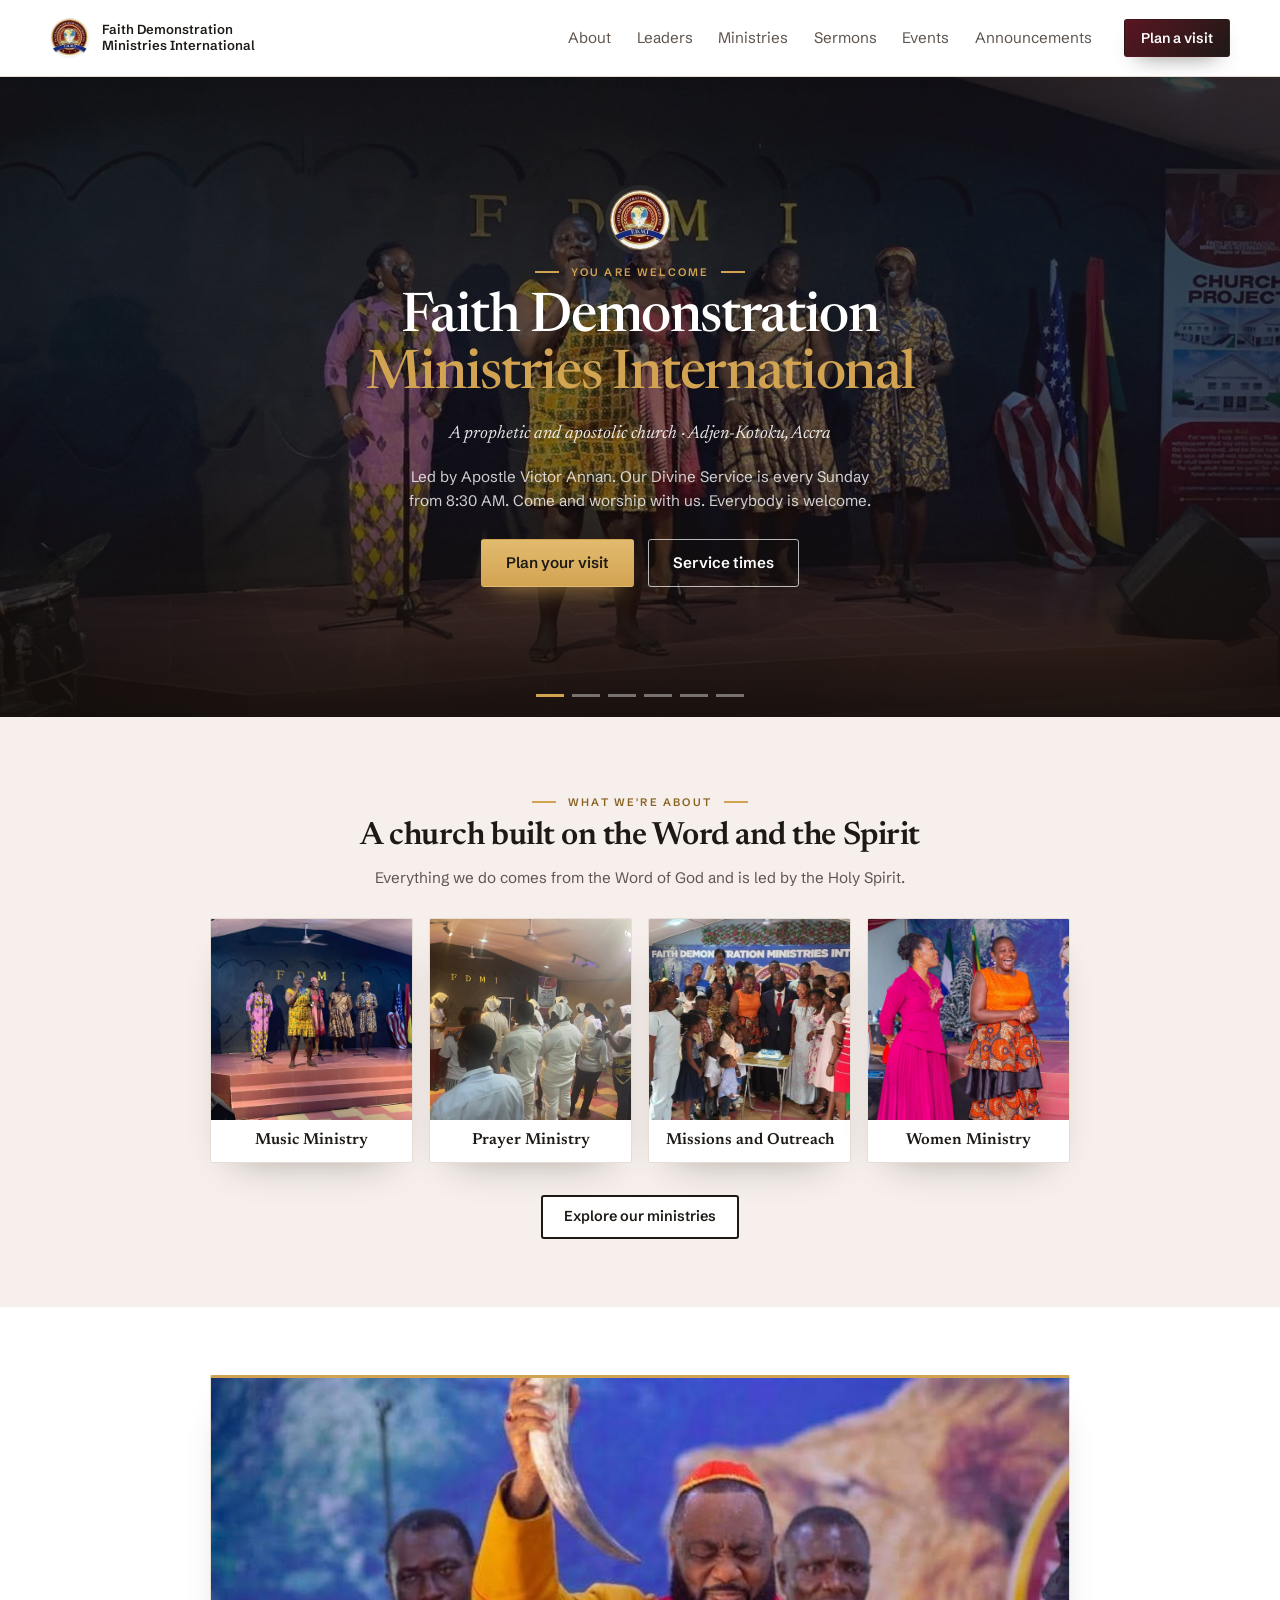
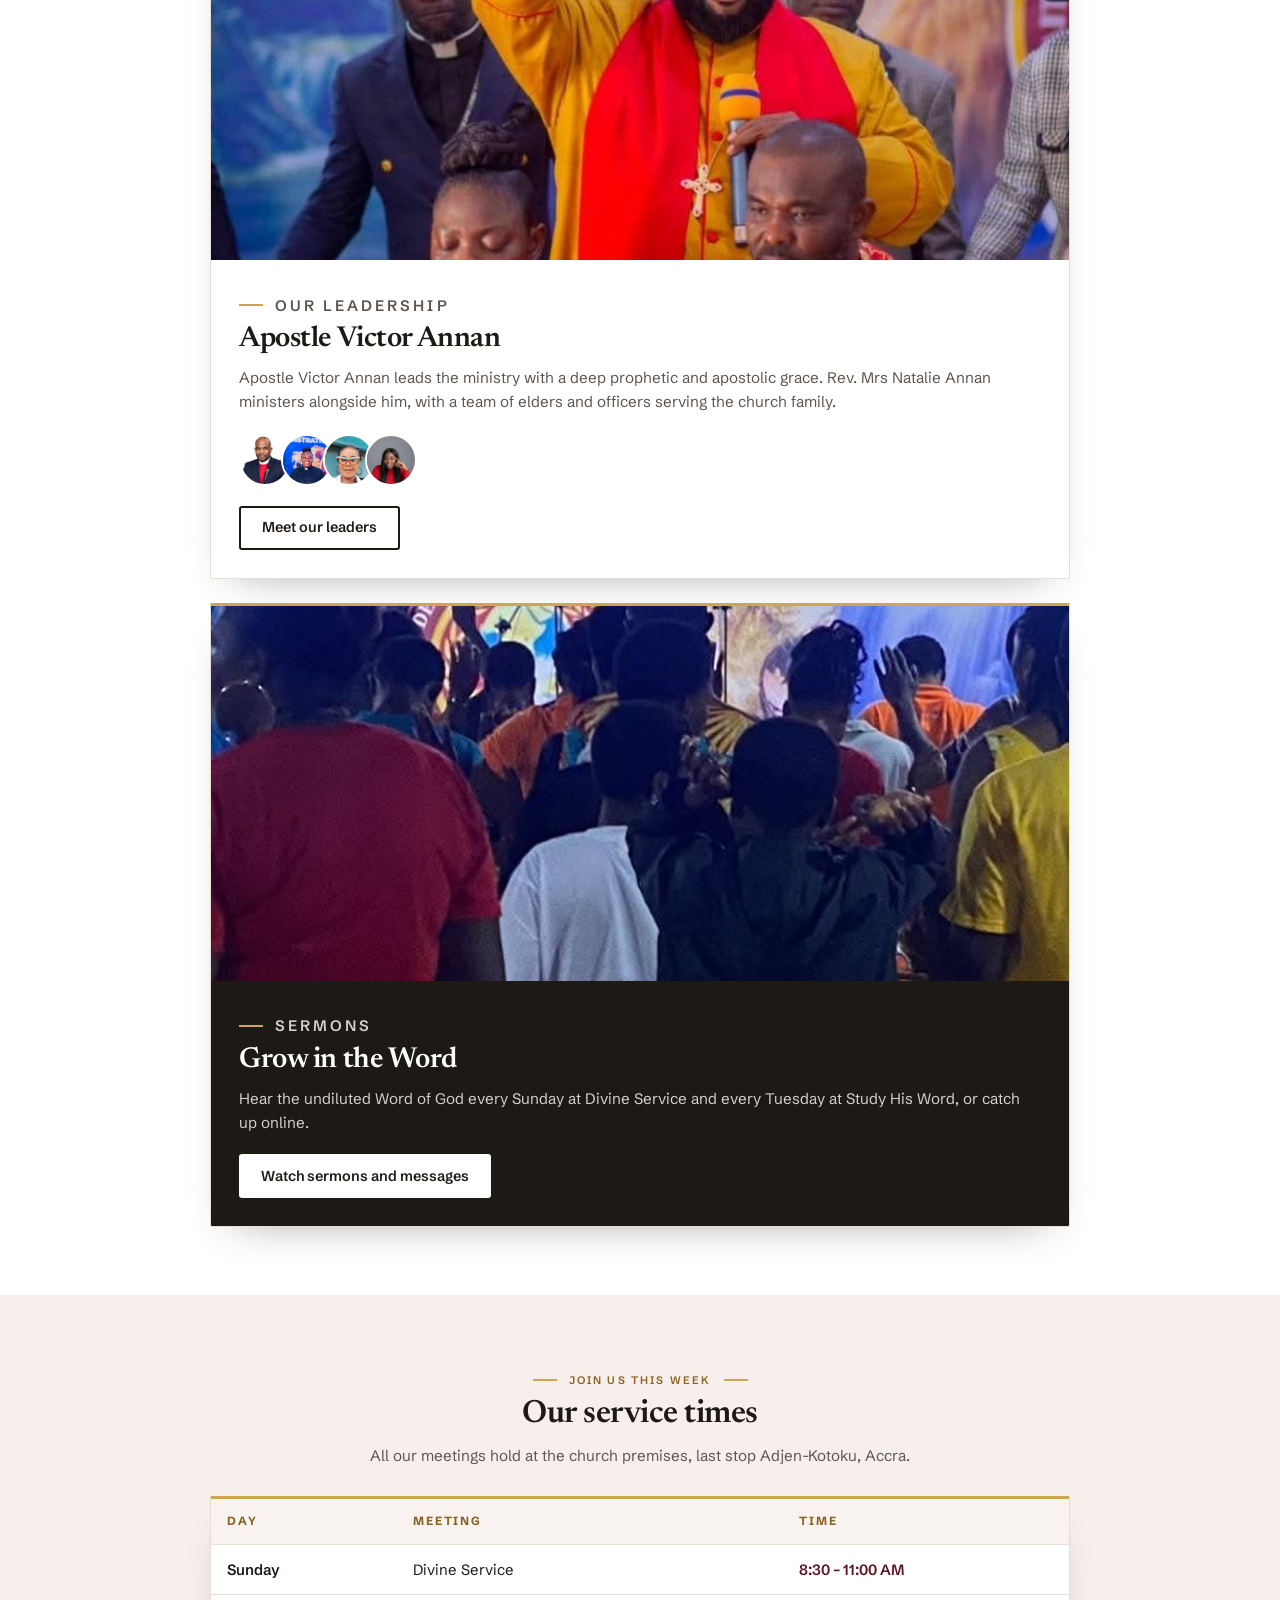
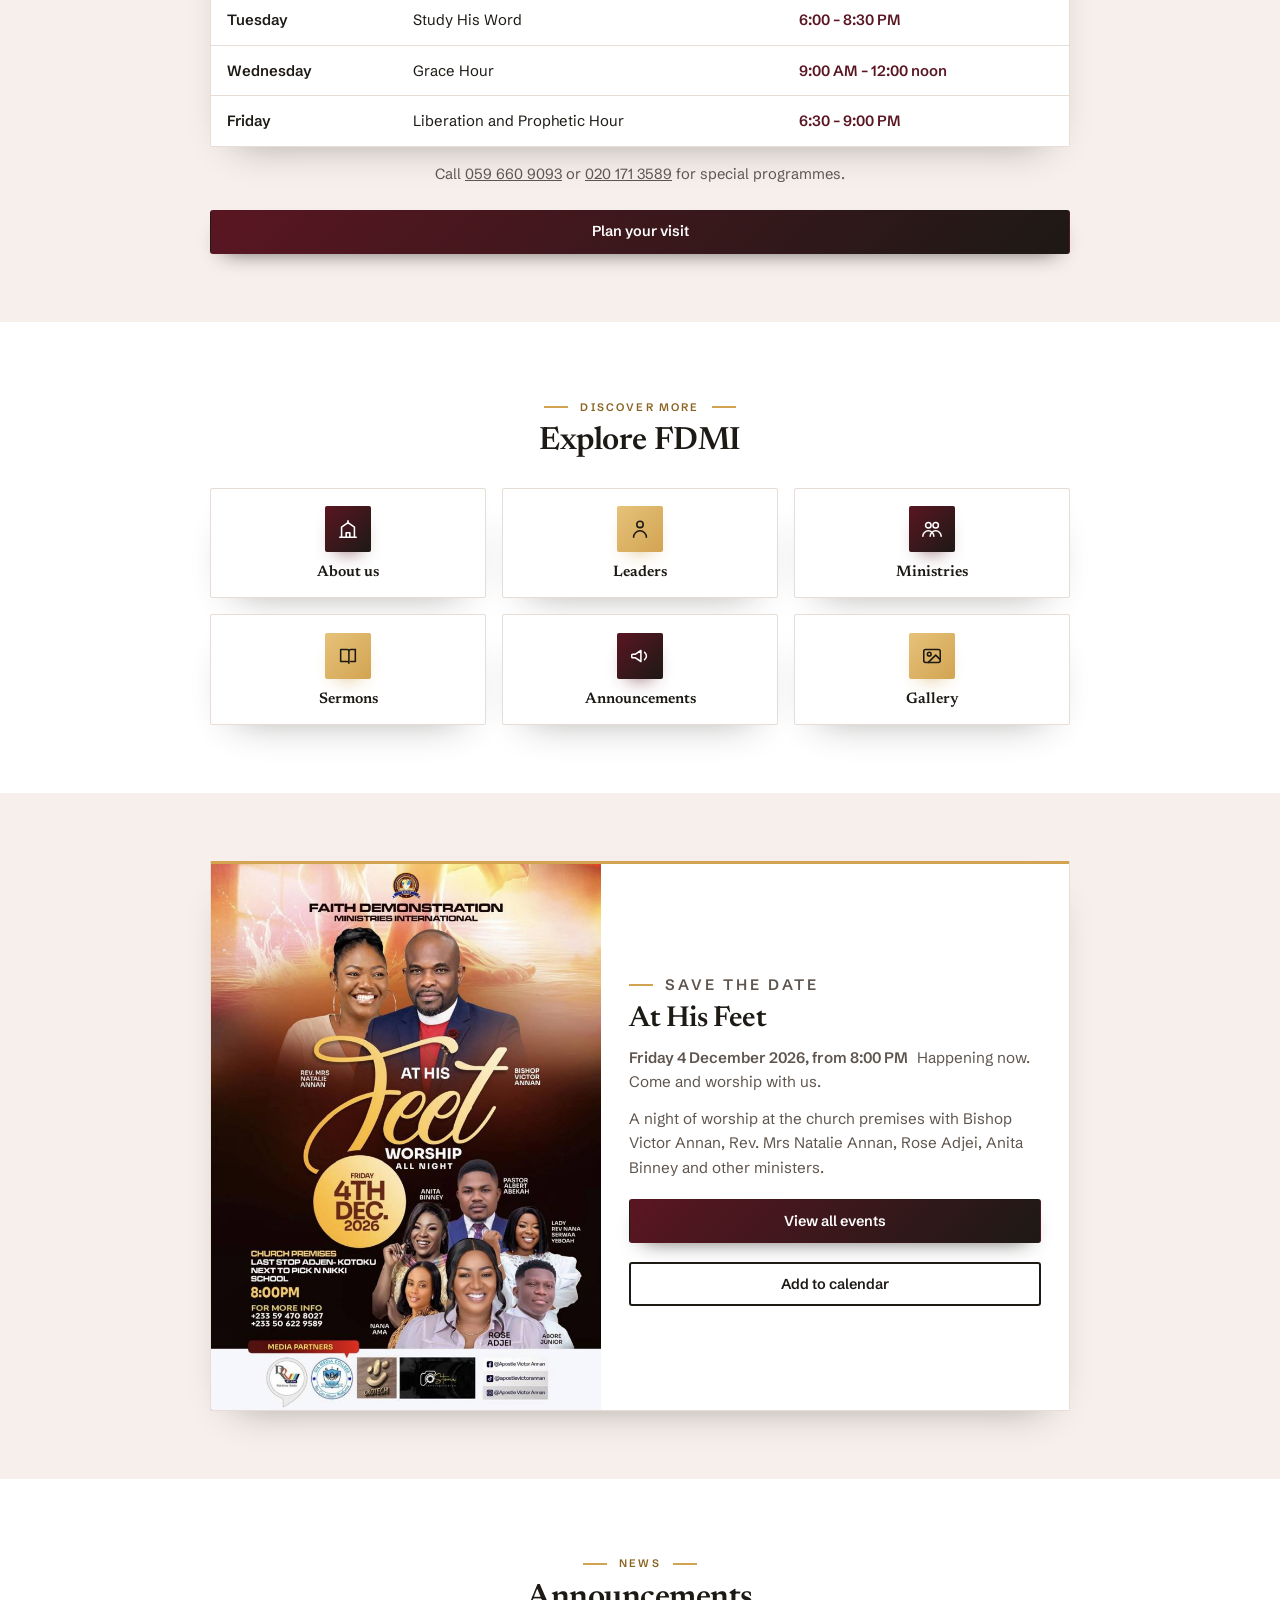
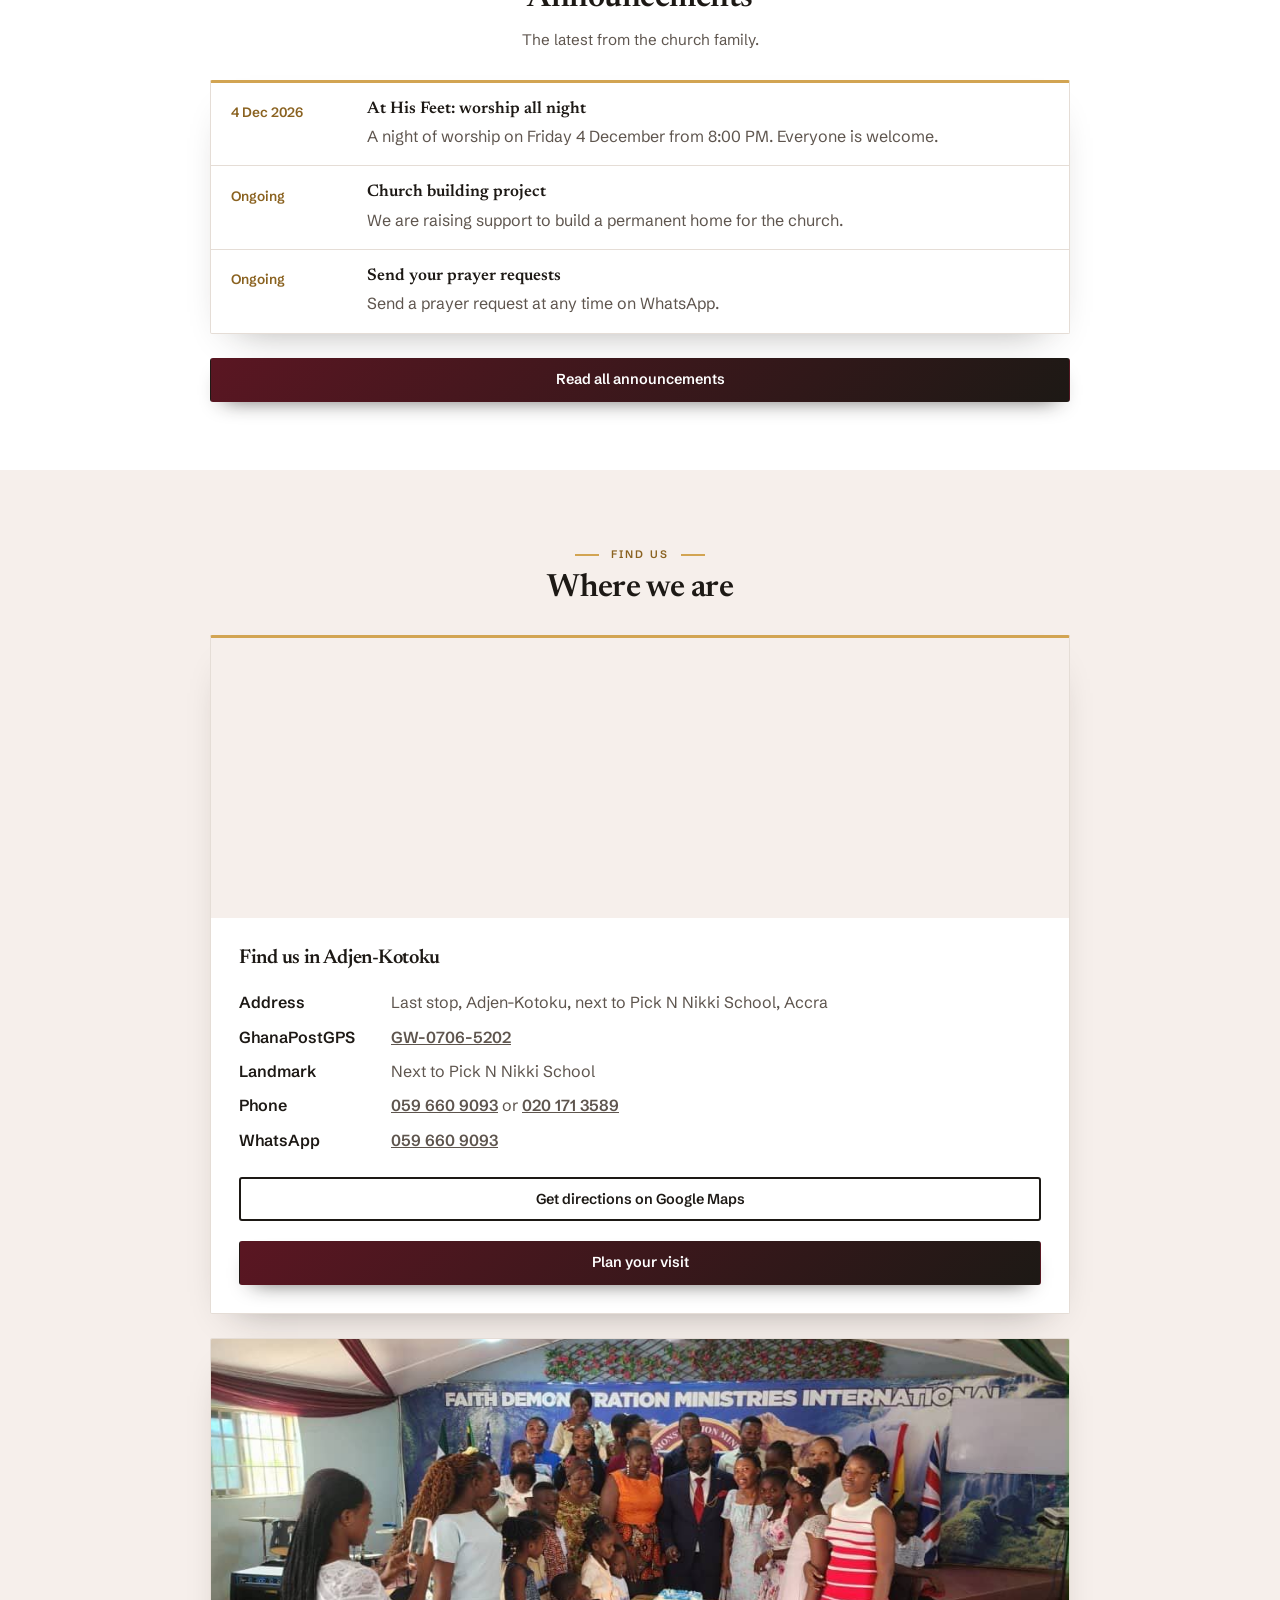
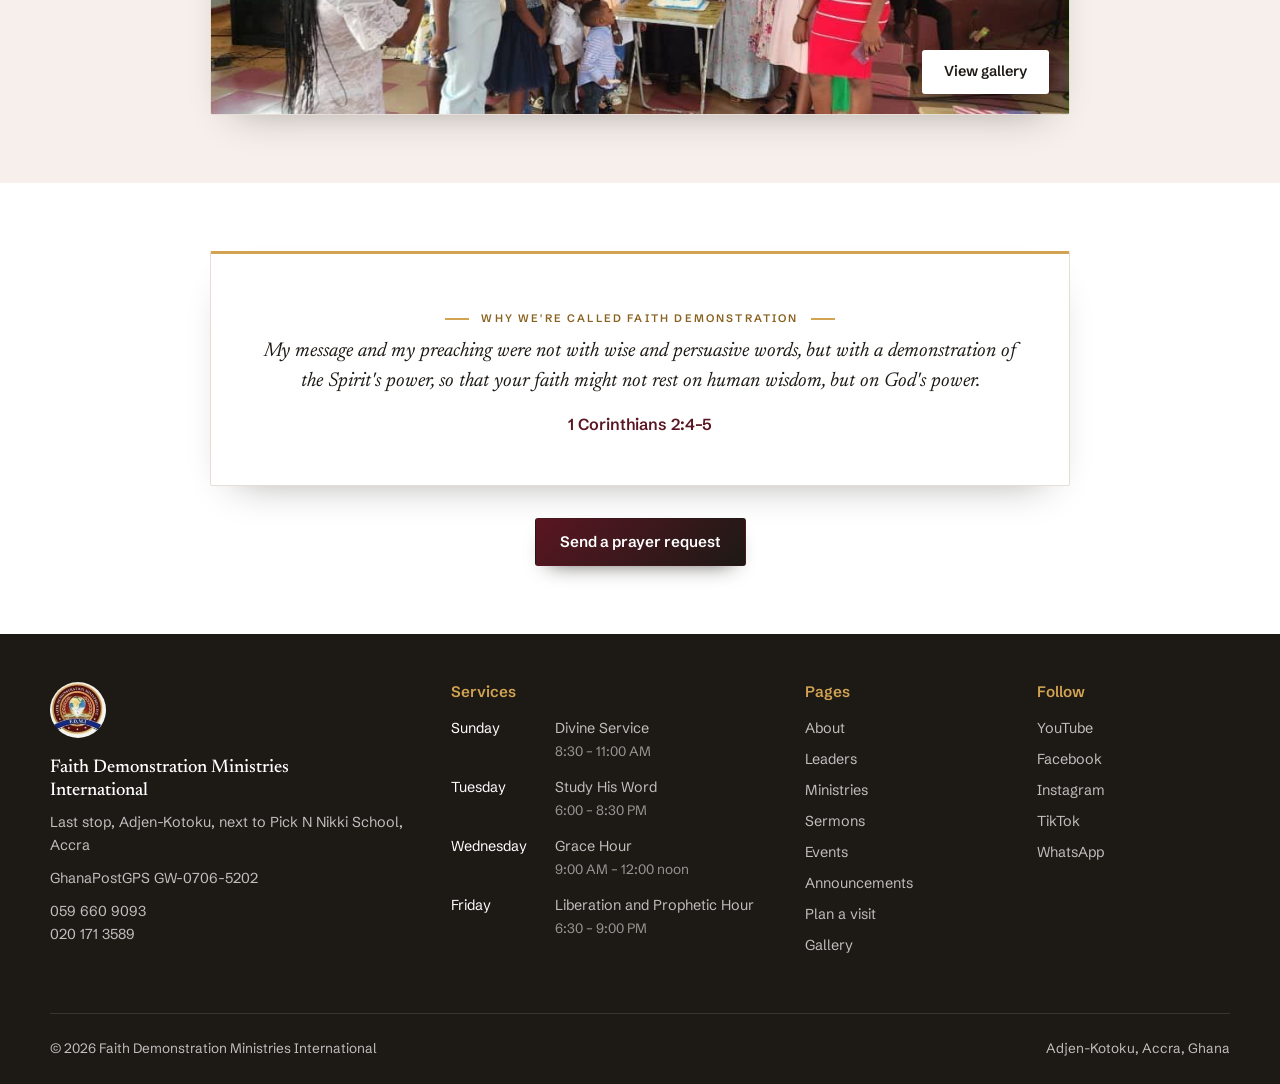
<file: index.html>
<!DOCTYPE html>
<html lang="en-GH">
<head>
<meta charset="utf-8">
<meta name="viewport" content="width=device-width, initial-scale=1, viewport-fit=cover">
<title>Faith Demonstration Ministries International, Accra</title>
<meta name="description" content="A prophetic and apostolic church in Adjen-Kotoku (Adzen), Accra, led by Apostle Victor Annan. Sunday Divine Service at 8:30 AM. Everyone is welcome.">
<meta name="robots" content="index, follow, max-image-preview:large, max-snippet:-1">
<meta name="author" content="Faith Demonstration Ministries International">
<meta name="theme-color" content="#1d1915">
<link rel="canonical" href="https://fdmi-church.vercel.app/">
<meta name="geo.region" content="GH-AA">
<meta name="geo.placename" content="Adzen (Adjen-Kotoku), Ga West, Accra">
<meta name="geo.position" content="5.74170883;-0.35696792">
<meta name="ICBM" content="5.74170883, -0.35696792">
<meta property="og:type" content="website">
<meta property="og:site_name" content="Faith Demonstration Ministries International">
<meta property="og:locale" content="en_GH">
<meta property="og:url" content="https://fdmi-church.vercel.app/">
<meta property="og:title" content="Faith Demonstration Ministries International, Accra">
<meta property="og:description" content="A prophetic and apostolic church in Adjen-Kotoku (Adzen), Accra, led by Apostle Victor Annan. Sunday Divine Service at 8:30 AM. Everyone is welcome.">
<meta property="og:image" content="https://fdmi-church.vercel.app/assets/og/index.jpg">
<meta property="og:image:secure_url" content="https://fdmi-church.vercel.app/assets/og/index.jpg">
<meta property="og:image:type" content="image/jpeg">
<meta property="og:image:width" content="1200">
<meta property="og:image:height" content="630">
<meta property="og:image:alt" content="Home, Faith Demonstration Ministries International, Adjen-Kotoku, Accra">
<meta property="place:location:latitude" content="5.74170883">
<meta property="place:location:longitude" content="-0.35696792">
<meta name="twitter:card" content="summary_large_image">
<meta name="twitter:title" content="Faith Demonstration Ministries International, Accra">
<meta name="twitter:description" content="A prophetic and apostolic church in Adjen-Kotoku (Adzen), Accra, led by Apostle Victor Annan. Sunday Divine Service at 8:30 AM. Everyone is welcome.">
<meta name="twitter:image" content="https://fdmi-church.vercel.app/assets/og/index.jpg">
<meta name="twitter:image:alt" content="Home, Faith Demonstration Ministries International">
<link rel="icon" href="assets/fdmi-crest.jpg">
<link rel="apple-touch-icon" href="assets/fdmi-crest.jpg">
<link rel="preconnect" href="https://fonts.googleapis.com">
<link rel="preconnect" href="https://fonts.gstatic.com" crossorigin>
<link rel="preload" as="image" href="assets/photos/worship-team.jpg" fetchpriority="high">
<link href="https://fonts.googleapis.com/css2?family=Newsreader:ital,opsz,wght@0,6..72,400;0,6..72,500;0,6..72,600;1,6..72,400&family=Schibsted+Grotesk:wght@400;500;600&display=swap" rel="stylesheet">
<link rel="stylesheet" href="styles.css">
<script type="application/ld+json">
{
 "@context": "https://schema.org",
 "@graph": [
  {
   "@type": [
    "Church",
    "PlaceOfWorship"
   ],
   "@id": "https://fdmi-church.vercel.app/#church",
   "name": "Faith Demonstration Ministries International",
   "alternateName": "FDMI",
   "description": "A prophetic and apostolic church in Adzen (Adjen-Kotoku), Ga West, Accra, Ghana, led by Apostle Victor Annan.",
   "url": "https://fdmi-church.vercel.app/",
   "logo": "https://fdmi-church.vercel.app/assets/fdmi-crest.jpg",
   "image": [
    "https://fdmi-church.vercel.app/assets/photos/worship-team.jpg",
    "https://fdmi-church.vercel.app/assets/photos/church-family.jpg"
   ],
   "telephone": "+233596609093",
   "contactPoint": [
    {
     "@type": "ContactPoint",
     "telephone": "+233596609093",
     "contactType": "customer service",
     "areaServed": "GH",
     "availableLanguage": [
      "en"
     ]
    },
    {
     "@type": "ContactPoint",
     "telephone": "+233201713589",
     "contactType": "customer service",
     "areaServed": "GH",
     "availableLanguage": [
      "en"
     ]
    }
   ],
   "address": {
    "@type": "PostalAddress",
    "streetAddress": "Last stop, Adjen-Kotoku, next to Pick N Nikki School",
    "addressLocality": "Adzen, Ga West",
    "addressRegion": "Greater Accra",
    "postalCode": "GW-0706-5202",
    "addressCountry": "GH"
   },
   "geo": {
    "@type": "GeoCoordinates",
    "latitude": 5.74170883,
    "longitude": -0.35696792
   },
   "hasMap": "https://www.google.com/maps?q=5.74170883,-0.35696792",
   "openingHoursSpecification": [
    {
     "@type": "OpeningHoursSpecification",
     "dayOfWeek": "https://schema.org/Sunday",
     "opens": "08:30",
     "closes": "11:00",
     "description": "Divine Service"
    },
    {
     "@type": "OpeningHoursSpecification",
     "dayOfWeek": "https://schema.org/Tuesday",
     "opens": "18:00",
     "closes": "20:30",
     "description": "Study His Word"
    },
    {
     "@type": "OpeningHoursSpecification",
     "dayOfWeek": "https://schema.org/Wednesday",
     "opens": "09:00",
     "closes": "12:00",
     "description": "Grace Hour"
    },
    {
     "@type": "OpeningHoursSpecification",
     "dayOfWeek": "https://schema.org/Friday",
     "opens": "18:30",
     "closes": "21:00",
     "description": "Liberation and Prophetic Hour"
    }
   ],
   "member": [
    {
     "@type": "Person",
     "name": "Apostle Victor Annan",
     "jobTitle": "Head of the ministry"
    },
    {
     "@type": "Person",
     "name": "Rev. Mrs Natalie Annan",
     "jobTitle": "Minister"
    }
   ],
   "sameAs": [
    "https://www.instagram.com/apostlevictorannan",
    "https://www.tiktok.com/@apostlevictorannan",
    "https://ghanapostgps.com/map/?gps=GW07065202"
   ],
   "slogan": "To raise an indigenous and self-supporting church, and to demonstrate the love of God in our generation."
  },
  {
   "@type": "WebSite",
   "@id": "https://fdmi-church.vercel.app/#website",
   "url": "https://fdmi-church.vercel.app/",
   "name": "Faith Demonstration Ministries International",
   "alternateName": "FDMI",
   "inLanguage": "en-GH",
   "publisher": {
    "@id": "https://fdmi-church.vercel.app/#church"
   }
  },
  {
   "@type": "WebPage",
   "@id": "https://fdmi-church.vercel.app/#webpage",
   "url": "https://fdmi-church.vercel.app/",
   "name": "Faith Demonstration Ministries International, Accra",
   "description": "A prophetic and apostolic church in Adjen-Kotoku (Adzen), Accra, led by Apostle Victor Annan. Sunday Divine Service at 8:30 AM. Everyone is welcome.",
   "isPartOf": {
    "@id": "https://fdmi-church.vercel.app/#website"
   },
   "about": {
    "@id": "https://fdmi-church.vercel.app/#church"
   },
   "primaryImageOfPage": "https://fdmi-church.vercel.app/assets/og/index.jpg",
   "inLanguage": "en-GH"
  }
 ]
}
</script>
</head>
<body class="page-index">
<a class="skip" href="#main">Skip to content</a>
<header class="site-header">
  <div class="container header-inner">
    <a class="logo" href="index.html" aria-label="Faith Demonstration Ministries International, home">
      <img src="assets/fdmi-crest.jpg" alt="" width="40" height="40">
      <span>Faith Demonstration<br>Ministries International</span>
    </a>
    <nav class="site-nav" id="site-nav" aria-label="Main">
      <ul>
        <li><a href="about.html">About</a></li>
        <li><a href="leaders.html">Leaders</a></li>
        <li><a href="ministries.html">Ministries</a></li>
        <li><a href="sermons.html">Sermons</a></li>
        <li><a href="events.html">Events</a></li>
        <li><a href="announcements.html">Announcements</a></li>
      </ul>
      <a class="btn btn-dark nav-visit" href="visit.html">Plan a visit</a>
    </nav>
    <button class="menu-toggle" type="button" aria-expanded="false" aria-controls="site-nav">Menu</button>
  </div>
</header>
<main id="main">
<section class="hero" aria-label="Welcome">
  <div class="hero-slides" aria-label="Photos from FDMI">
    <img class="hero-slide is-active" src="assets/photos/worship-team.jpg" alt="The worship team leading praise in front of the gold F D M I letters" style="object-position:50% 40%" fetchpriority="high">
    <img class="hero-slide" src="assets/photos/consecration.jpg" alt="Apostle Victor Annan ministering at a consecration service" style="object-position:50% 22%">
    <img class="hero-slide" src="assets/photos/church-family.jpg" alt="The FDMI church family together" style="object-position:50% 35%">
    <img class="hero-slide" src="assets/photos/white-service-2.jpg" alt="The congregation in prayer under the F D M I letters" style="object-position:40% 50%">
    <img class="hero-slide" src="assets/photos/clergy-vestments.jpg" alt="FDMI ministers in their robes" style="object-position:50% 20%">
    <img class="hero-slide" src="assets/photos/sunday-service.jpg" alt="Ministry during a Sunday service" style="object-position:40% 50%">
  </div>
  <div class="hero-dots"><button type="button" aria-label="Show photo 1" aria-current="true"></button><button type="button" aria-label="Show photo 2"></button><button type="button" aria-label="Show photo 3"></button><button type="button" aria-label="Show photo 4"></button><button type="button" aria-label="Show photo 5"></button><button type="button" aria-label="Show photo 6"></button></div>
  <div class="container hero-content">
    <img class="hero-crest" src="assets/fdmi-crest.jpg" alt="" width="76" height="76">
    <p class="kicker kicker-light">You are welcome</p>
    <h1>Faith Demonstration<br><span>Ministries International</span></h1>
    <p class="hero-sub">A prophetic and apostolic church &middot; Adjen-Kotoku, Accra</p>
    <p class="hero-copy">Led by Apostle Victor Annan. Our Divine Service is every Sunday from 8:30 AM. Come and worship with us. Everybody is welcome.</p>
    <div class="hero-actions">
      <a class="btn btn-gold btn-lg" href="visit.html">Plan your visit</a>
      <a class="btn btn-ghost btn-lg" href="#times">Service times</a>
    </div>
  </div>
</section>

<section class="h-sec h-tint">
  <div class="narrow">
    <header class="head-c">
      <p class="kicker">What we're about</p>
      <h2>A church built on the Word and the Spirit</h2>
      <p class="head-sub">Everything we do comes from the Word of God and is led by the Holy Spirit.</p>
    </header>
    <div class="img-cards">
      <a class="card img-card" href="ministries.html#music"><img src="assets/photos/worship-team.jpg" alt="" loading="lazy" style="object-position:50% 45%"><span>Music Ministry</span></a>
      <a class="card img-card" href="ministries.html#prayer"><img src="assets/photos/white-service-4.jpg" alt="" loading="lazy" style="object-position:50% 50%"><span>Prayer Ministry</span></a>
      <a class="card img-card" href="ministries.html#missions"><img src="assets/photos/church-family.jpg" alt="" loading="lazy" style="object-position:50% 35%"><span>Missions and Outreach</span></a>
      <a class="card img-card" href="ministries.html#women"><img src="assets/photos/women-celebration.jpg" alt="" loading="lazy" style="object-position:50% 25%"><span>Women Ministry</span></a>
    </div>
    <div class="h-actions"><a class="btn btn-outline" href="ministries.html">Explore our ministries</a></div>
  </div>
</section>

<section class="h-sec">
  <div class="narrow">
    <article class="card leader-card">
      <a href="leaders.html" class="leader-card-img" tabindex="-1" aria-hidden="true"><img src="assets/photos/consecration.jpg" alt="" loading="lazy"></a>
      <div class="card-body">
        <p class="kicker kicker-left">Our leadership</p>
        <h2>Apostle Victor Annan</h2>
        <p>Apostle Victor Annan leads the ministry with a deep prophetic and apostolic grace. Rev. Mrs Natalie Annan ministers alongside him, with a team of elders and officers serving the church family.</p>
        <ul class="faces" aria-hidden="true">
          <li><img src="assets/victor-annan.jpg" alt="" loading="lazy"></li>
          <li><img src="assets/natalie-annan.jpg" alt="" loading="lazy"></li>
          <li><img src="assets/people/church-elder.jpg" alt="" loading="lazy"></li>
          <li><img src="assets/people/church-secretary.jpg" alt="" loading="lazy"></li>
        </ul>
        <a class="btn btn-outline" href="leaders.html">Meet our leaders</a>
      </div>
    </article>

    <article class="card sermon-card">
      <a href="sermons.html" class="sermon-card-img" tabindex="-1" aria-hidden="true"><img src="assets/photos/hands-raised.jpg" alt="" loading="lazy"></a>
      <div class="card-body card-dark">
        <p class="kicker kicker-left kicker-light">Sermons</p>
        <h2>Grow in the Word</h2>
        <p>Hear the undiluted Word of God every Sunday at Divine Service and every Tuesday at Study His Word, or catch up online.</p>
        <a class="btn btn-white" href="sermons.html">Watch sermons and messages</a>
      </div>
    </article>
  </div>
</section>

<section class="h-sec h-tint" id="times">
  <div class="narrow">
    <header class="head-c">
      <p class="kicker">Join us this week</p>
      <h2>Our service times</h2>
      <p class="head-sub">All our meetings hold at the church premises, last stop Adjen-Kotoku, Accra.</p>
    </header>
    <div class="card table-card">
      <table class="times-table">
        <thead><tr><th scope="col">Day</th><th scope="col">Meeting</th><th scope="col">Time</th></tr></thead>
        <tbody>
        <tr data-day="0"><th scope="row">Sunday</th><td>Divine Service</td><td class="t-time">8:30 – 11:00 AM</td></tr>
        <tr data-day="2"><th scope="row">Tuesday</th><td>Study His Word</td><td class="t-time">6:00 – 8:30 PM</td></tr>
        <tr data-day="3"><th scope="row">Wednesday</th><td>Grace Hour</td><td class="t-time">9:00 AM – 12:00 noon</td></tr>
        <tr data-day="5"><th scope="row">Friday</th><td>Liberation and Prophetic Hour</td><td class="t-time">6:30 – 9:00 PM</td></tr>
        </tbody>
      </table>
    </div>
    <p class="table-note">Call <a href="tel:+233596609093">059 660 9093</a> or <a href="tel:+233201713589">020 171 3589</a> for special programmes.</p>
    <a class="btn btn-dark btn-block" href="visit.html">Plan your visit</a>
  </div>
</section>

<section class="h-sec">
  <div class="narrow">
    <header class="head-c">
      <p class="kicker">Discover more</p>
      <h2>Explore FDMI</h2>
    </header>
    <div class="explore">
      <a class="card explore-item" href="about.html"><span class="explore-icon"><svg viewBox="0 0 24 24" aria-hidden="true"><path d="M3 21h18M5 21V10l7-5 7 5v11"/><path d="M10 21v-5h4v5M12 3v3"/></svg></span>About us</a>
      <a class="card explore-item" href="leaders.html"><span class="explore-icon explore-gold"><svg viewBox="0 0 24 24" aria-hidden="true"><circle cx="12" cy="7" r="3.5"/><path d="M5 21a7 7 0 0 1 14 0"/></svg></span>Leaders</a>
      <a class="card explore-item" href="ministries.html"><span class="explore-icon"><svg viewBox="0 0 24 24" aria-hidden="true"><circle cx="8" cy="8" r="3"/><circle cx="16" cy="8" r="3"/><path d="M2 20a6 6 0 0 1 12 0M10 20a6 6 0 0 1 12 0"/></svg></span>Ministries</a>
      <a class="card explore-item" href="sermons.html"><span class="explore-icon explore-gold"><svg viewBox="0 0 24 24" aria-hidden="true"><path d="M4 5h7a2 2 0 0 1 2 2v13a2 2 0 0 0-2-2H4zM20 5h-5a2 2 0 0 0-2 2"/><path d="M20 5v13h-5"/></svg></span>Sermons</a>
      <a class="card explore-item" href="announcements.html"><span class="explore-icon"><svg viewBox="0 0 24 24" aria-hidden="true"><path d="M3 11v2a1 1 0 0 0 1 1h3l6 4V6L7 10H4a1 1 0 0 0-1 1z"/><path d="M17 8a5 5 0 0 1 0 8"/></svg></span>Announcements</a>
      <a class="card explore-item" href="gallery.html"><span class="explore-icon explore-gold"><svg viewBox="0 0 24 24" aria-hidden="true"><rect x="3" y="5" width="18" height="14" rx="2"/><circle cx="9" cy="10" r="2"/><path d="M21 16l-5-5-8 8"/></svg></span>Gallery</a>
    </div>
  </div>
</section>

<section class="h-sec h-tint">
  <div class="narrow">
    <article class="card event-card" data-start="2026-12-04T20:00:00Z" data-end="2026-12-05T05:00:00Z">
      <a class="event-card-img" href="assets/at-his-feet-flyer.jpg" data-lightbox><img src="assets/at-his-feet-flyer.jpg" alt="At His Feet flyer: worship all night, Friday 4th December 2026, 8:00 PM" loading="lazy"></a>
      <div class="card-body">
        <p class="kicker kicker-left">Save the date</p>
        <h2>At His Feet</h2>
        <p class="event-when"><time datetime="2026-12-04T20:00">Friday 4 December 2026, from 8:00 PM</time> <span data-countdown></span></p>
        <p>A night of worship at the church premises with Bishop Victor Annan, Rev. Mrs Natalie Annan, Rose Adjei, Anita Binney and other ministers.</p>
        <a class="btn btn-dark btn-block" href="events.html">View all events</a>
        <a class="btn btn-outline btn-block" data-ics href="#" download="at-his-feet.ics">Add to calendar</a>
      </div>
    </article>
  </div>
</section>

<section class="h-sec">
  <div class="narrow">
    <header class="head-c">
      <p class="kicker">News</p>
      <h2>Announcements</h2>
      <p class="head-sub">The latest from the church family.</p>
    </header>
    <div class="card list-card">
      <a class="list-row" href="announcements.html#at-his-feet-worship-all-night">
        <span class="list-date">4 Dec 2026</span>
        <span class="list-text"><strong>At His Feet: worship all night</strong>A night of worship on Friday 4 December from 8:00 PM. Everyone is welcome.</span>
      </a>
      <a class="list-row" href="announcements.html#church-building-project">
        <span class="list-date">Ongoing</span>
        <span class="list-text"><strong>Church building project</strong>We are raising support to build a permanent home for the church.</span>
      </a>
      <a class="list-row" href="announcements.html#send-your-prayer-requests">
        <span class="list-date">Ongoing</span>
        <span class="list-text"><strong>Send your prayer requests</strong>Send a prayer request at any time on WhatsApp.</span>
      </a>
    </div>
    <a class="btn btn-dark btn-block" href="announcements.html">Read all announcements</a>
  </div>
</section>

<section class="h-sec h-tint">
  <div class="narrow">
    <header class="head-c">
      <p class="kicker">Find us</p>
      <h2>Where we are</h2>
    </header>
    <article class="card find-card">
      <div class="map">
    <iframe title="Map showing Faith Demonstration Ministries International, Adzen, Ga West" src="https://maps.google.com/maps?q=5.74170883,-0.35696792&amp;z=16&amp;output=embed" loading="lazy" referrerpolicy="no-referrer-when-downgrade"></iframe>
  </div>
      <div class="card-body">
        <h3>Find us in Adjen-Kotoku</h3>
        <dl class="facts">
          <div><dt>Address</dt><dd>Last stop, Adjen-Kotoku, next to Pick N Nikki School, Accra</dd></div>
          <div><dt>GhanaPostGPS</dt><dd><a href="https://ghanapostgps.com/map/?gps=GW07065202">GW-0706-5202</a></dd></div>
          <div><dt>Landmark</dt><dd>Next to Pick N Nikki School</dd></div>
          <div><dt>Phone</dt><dd><a href="tel:+233596609093">059 660 9093</a> or <a href="tel:+233201713589">020 171 3589</a></dd></div>
          <div><dt>WhatsApp</dt><dd><a href="https://wa.me/233596609093">059 660 9093</a></dd></div>
        </dl>
        <a class="btn btn-outline btn-block" href="https://www.google.com/maps/dir/?api=1&amp;destination=5.74170883,-0.35696792">Get directions on Google Maps</a>
        <a class="btn btn-dark btn-block" href="visit.html">Plan your visit</a>
      </div>
    </article>

    <a class="card gallery-card" href="gallery.html">
      <img src="assets/photos/church-family.jpg" alt="The FDMI family together in front of the church banner" loading="lazy">
      <span class="btn btn-white">View gallery</span>
    </a>
  </div>
</section>

<section class="h-sec">
  <div class="narrow">
    <figure class="card quote-card">
      <p class="kicker">Why we're called Faith Demonstration</p>
      <blockquote>My message and my preaching were not with wise and persuasive words, but with a demonstration of the Spirit's power, so that your faith might not rest on human wisdom, but on God's power.</blockquote>
      <figcaption>1 Corinthians 2:4–5</figcaption>
    </figure>
    <div class="h-actions"><a class="btn btn-dark btn-lg" href="https://wa.me/233596609093?text=Hello%2C%20I%20would%20like%20to%20send%20a%20prayer%20request.">Send a prayer request</a></div>
  </div>
</section>
<div class="lightbox" id="lightbox" hidden>
  <button class="lb-close" type="button">Close</button>
  <button class="lb-prev" type="button" aria-label="Previous photo">&#8592;</button>
  <figure><img alt=""><figcaption></figcaption></figure>
  <button class="lb-next" type="button" aria-label="Next photo">&#8594;</button>
</div>
</main>
<footer class="site-footer">
  <div class="container footer-grid">
    <div class="footer-about">
      <img src="assets/fdmi-crest.jpg" alt="" width="56" height="56">
      <p class="footer-name">Faith Demonstration Ministries International</p>
      <p>Last stop, Adjen-Kotoku, next to Pick N Nikki School, Accra</p>
      <p>GhanaPostGPS <a href="https://ghanapostgps.com/map/?gps=GW07065202">GW-0706-5202</a></p>
      <p><a href="tel:+233596609093">059 660 9093</a><br><a href="tel:+233201713589">020 171 3589</a></p>
    </div>
    <div>
      <h2 class="footer-h">Services</h2>
      <ul class="footer-times">
        <li><span>Sunday</span><span>Divine Service<br><small>8:30 – 11:00 AM</small></span></li>
        <li><span>Tuesday</span><span>Study His Word<br><small>6:00 – 8:30 PM</small></span></li>
        <li><span>Wednesday</span><span>Grace Hour<br><small>9:00 AM – 12:00 noon</small></span></li>
        <li><span>Friday</span><span>Liberation and Prophetic Hour<br><small>6:30 – 9:00 PM</small></span></li>
      </ul>
    </div>
    <div>
      <h2 class="footer-h">Pages</h2>
      <ul class="footer-list">
        <li><a href="about.html">About</a></li>
        <li><a href="leaders.html">Leaders</a></li>
        <li><a href="ministries.html">Ministries</a></li>
        <li><a href="sermons.html">Sermons</a></li>
        <li><a href="events.html">Events</a></li>
        <li><a href="announcements.html">Announcements</a></li>
        <li><a href="visit.html">Plan a visit</a></li>
        <li><a href="gallery.html">Gallery</a></li>
      </ul>
    </div>
    <div>
      <h2 class="footer-h">Follow</h2>
      <ul class="footer-list">
        <li><a href="https://www.youtube.com/results?search_query=faith+demonstration+ministries+victor+annan">YouTube</a></li>
        <li><a href="https://www.facebook.com/search/top?q=FAITH%20Demonstration%20Ministries%20International">Facebook</a></li>
        <li><a href="https://www.instagram.com/apostlevictorannan">Instagram</a></li>
        <li><a href="https://www.tiktok.com/@apostlevictorannan">TikTok</a></li>
        <li><a href="https://wa.me/233596609093">WhatsApp</a></li>
      </ul>
    </div>
  </div>
  <div class="container footer-base">
    <p>&copy; <span data-year>2026</span> Faith Demonstration Ministries International</p>
    <p>Adjen-Kotoku, Accra, Ghana</p>
  </div>
</footer>
<script src="script.js"></script>
</body>
</html>
</file>
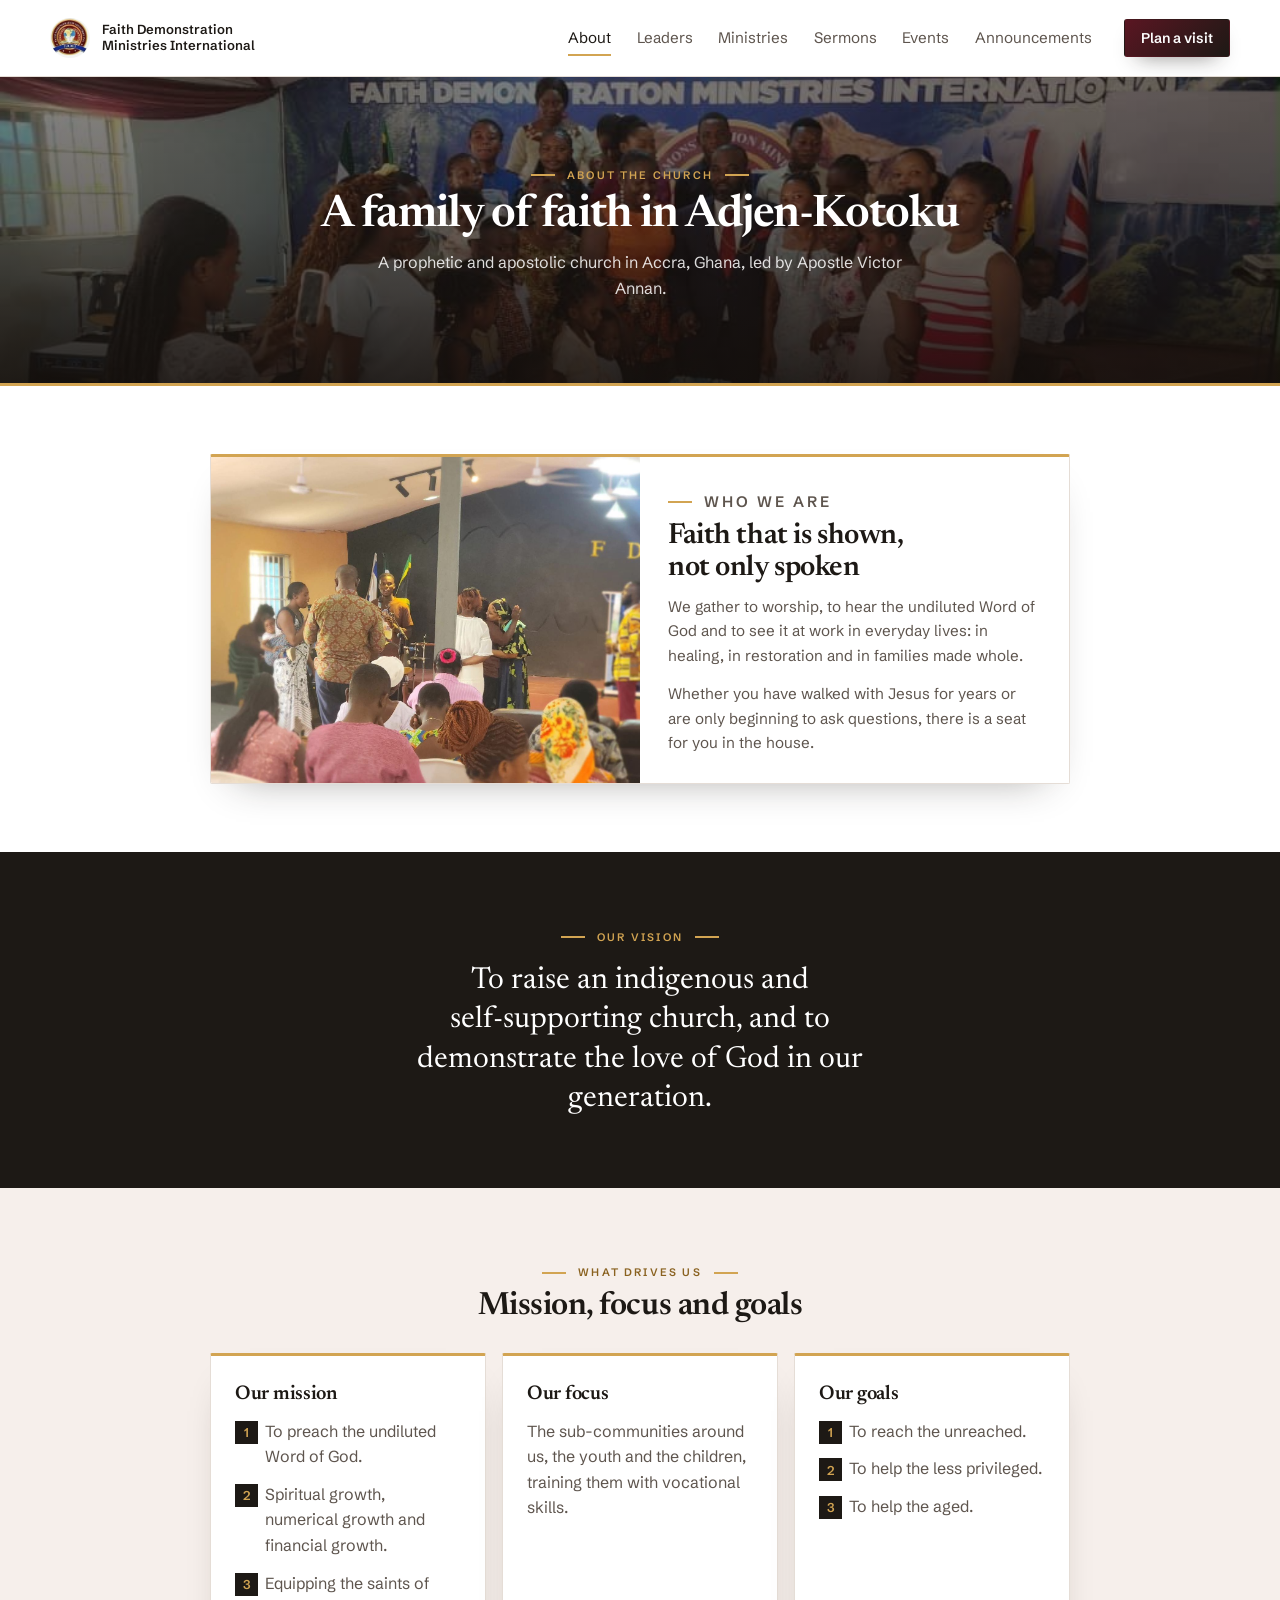
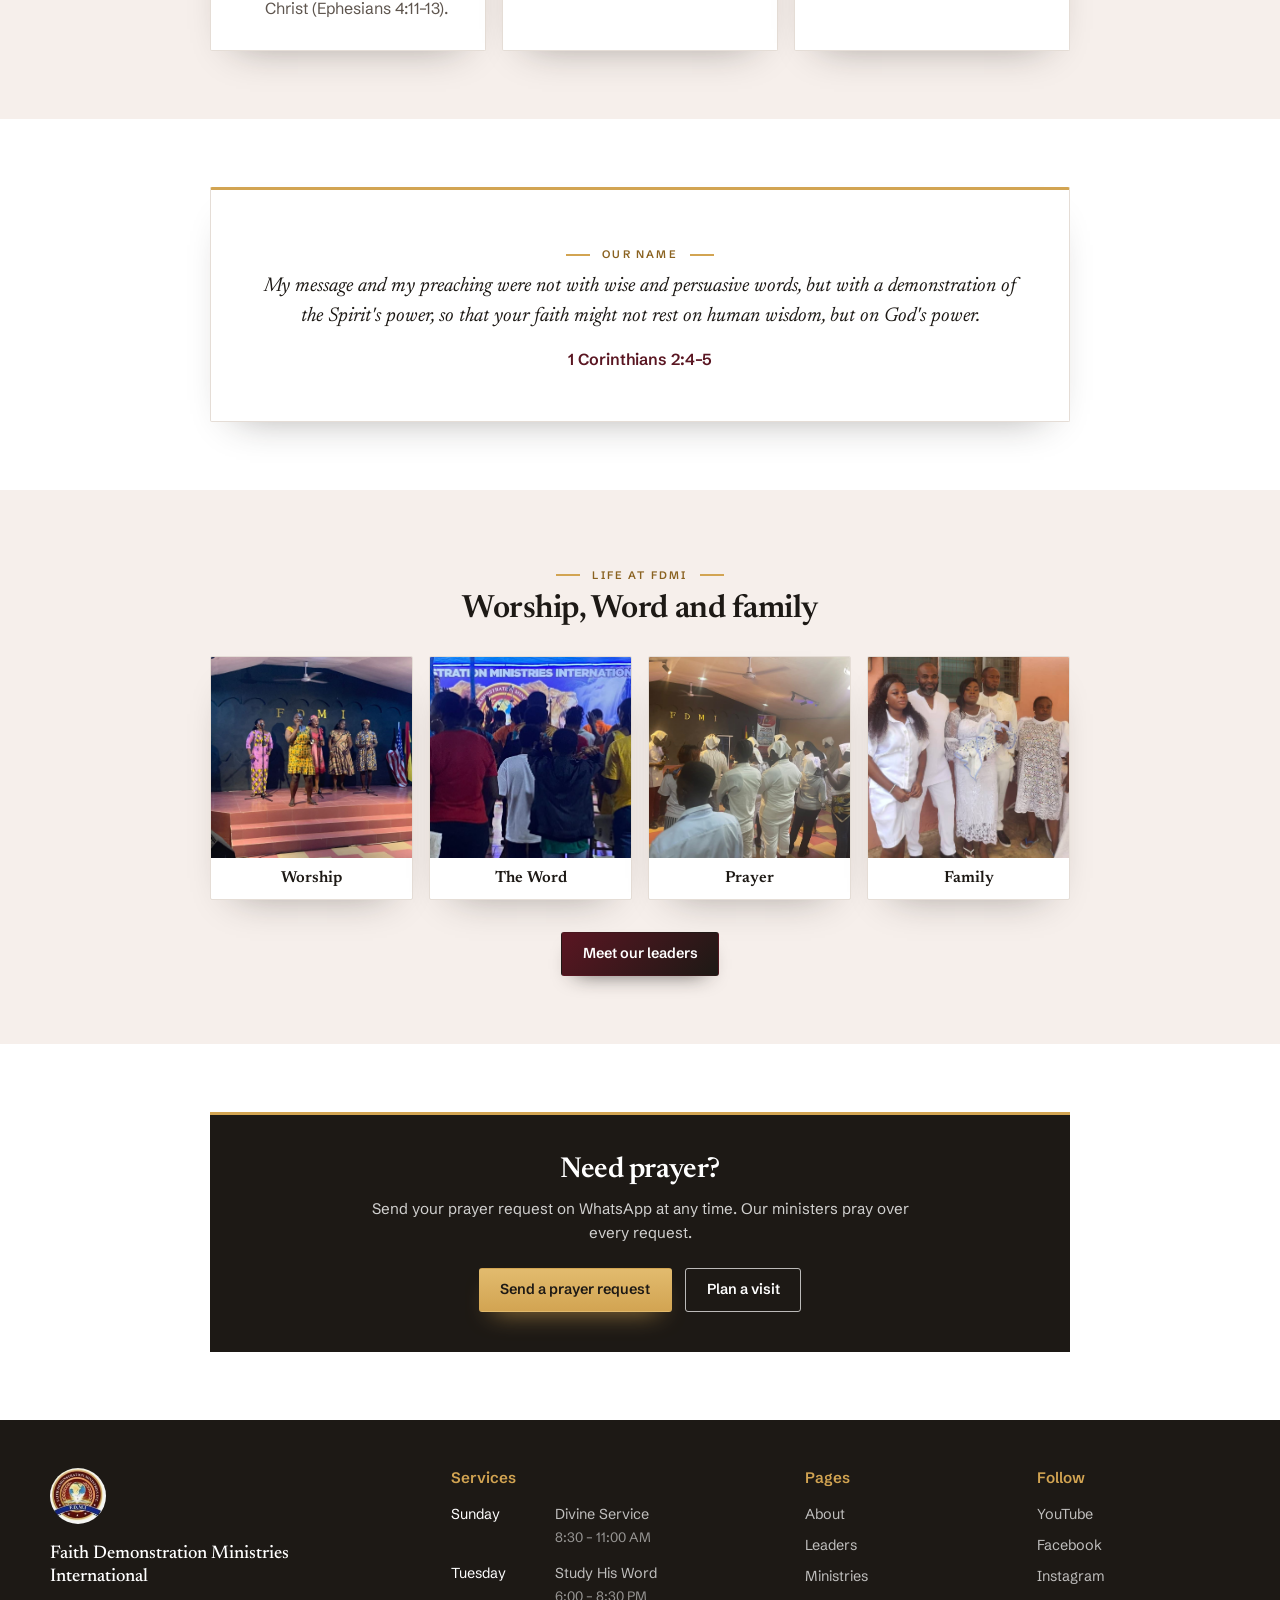
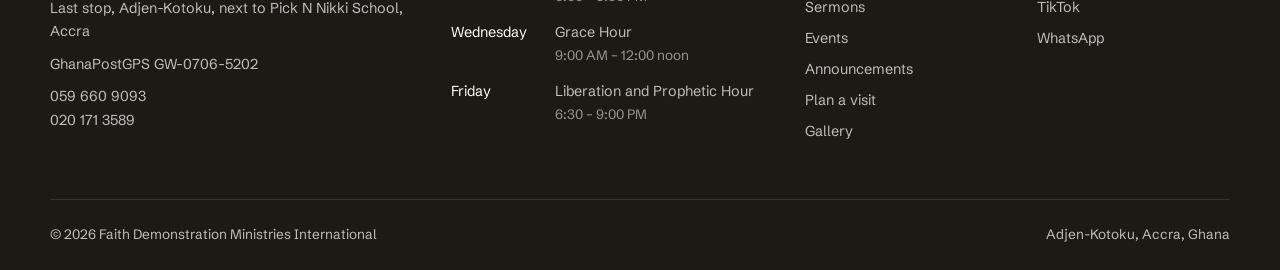
<file: about.html>
<!DOCTYPE html>
<html lang="en-GH">
<head>
<meta charset="utf-8">
<meta name="viewport" content="width=device-width, initial-scale=1, viewport-fit=cover">
<title>About FDMI | Vision, Mission and Goals</title>
<meta name="description" content="Our vision is to raise an indigenous and self-supporting church and to demonstrate the love of God in our generation. Read FDMI's mission, focus and goals.">
<meta name="robots" content="index, follow, max-image-preview:large, max-snippet:-1">
<meta name="author" content="Faith Demonstration Ministries International">
<meta name="theme-color" content="#1d1915">
<link rel="canonical" href="https://fdmi-church.vercel.app/about.html">
<meta name="geo.region" content="GH-AA">
<meta name="geo.placename" content="Adzen (Adjen-Kotoku), Ga West, Accra">
<meta name="geo.position" content="5.74170883;-0.35696792">
<meta name="ICBM" content="5.74170883, -0.35696792">
<meta property="og:type" content="website">
<meta property="og:site_name" content="Faith Demonstration Ministries International">
<meta property="og:locale" content="en_GH">
<meta property="og:url" content="https://fdmi-church.vercel.app/about.html">
<meta property="og:title" content="About FDMI | Vision, Mission and Goals">
<meta property="og:description" content="Our vision is to raise an indigenous and self-supporting church and to demonstrate the love of God in our generation. Read FDMI's mission, focus and goals.">
<meta property="og:image" content="https://fdmi-church.vercel.app/assets/og/about.jpg">
<meta property="og:image:secure_url" content="https://fdmi-church.vercel.app/assets/og/about.jpg">
<meta property="og:image:type" content="image/jpeg">
<meta property="og:image:width" content="1200">
<meta property="og:image:height" content="630">
<meta property="og:image:alt" content="About the church, Faith Demonstration Ministries International, Adjen-Kotoku, Accra">
<meta property="place:location:latitude" content="5.74170883">
<meta property="place:location:longitude" content="-0.35696792">
<meta name="twitter:card" content="summary_large_image">
<meta name="twitter:title" content="About FDMI | Vision, Mission and Goals">
<meta name="twitter:description" content="Our vision is to raise an indigenous and self-supporting church and to demonstrate the love of God in our generation. Read FDMI's mission, focus and goals.">
<meta name="twitter:image" content="https://fdmi-church.vercel.app/assets/og/about.jpg">
<meta name="twitter:image:alt" content="About the church, Faith Demonstration Ministries International">
<link rel="icon" href="assets/fdmi-crest.jpg">
<link rel="apple-touch-icon" href="assets/fdmi-crest.jpg">
<link rel="preconnect" href="https://fonts.googleapis.com">
<link rel="preconnect" href="https://fonts.gstatic.com" crossorigin>
<link href="https://fonts.googleapis.com/css2?family=Newsreader:ital,opsz,wght@0,6..72,400;0,6..72,500;0,6..72,600;1,6..72,400&family=Schibsted+Grotesk:wght@400;500;600&display=swap" rel="stylesheet">
<link rel="stylesheet" href="styles.css">
<script type="application/ld+json">
{
 "@context": "https://schema.org",
 "@graph": [
  {
   "@type": [
    "Church",
    "PlaceOfWorship"
   ],
   "@id": "https://fdmi-church.vercel.app/#church",
   "name": "Faith Demonstration Ministries International",
   "alternateName": "FDMI",
   "description": "A prophetic and apostolic church in Adzen (Adjen-Kotoku), Ga West, Accra, Ghana, led by Apostle Victor Annan.",
   "url": "https://fdmi-church.vercel.app/",
   "logo": "https://fdmi-church.vercel.app/assets/fdmi-crest.jpg",
   "image": [
    "https://fdmi-church.vercel.app/assets/photos/worship-team.jpg",
    "https://fdmi-church.vercel.app/assets/photos/church-family.jpg"
   ],
   "telephone": "+233596609093",
   "contactPoint": [
    {
     "@type": "ContactPoint",
     "telephone": "+233596609093",
     "contactType": "customer service",
     "areaServed": "GH",
     "availableLanguage": [
      "en"
     ]
    },
    {
     "@type": "ContactPoint",
     "telephone": "+233201713589",
     "contactType": "customer service",
     "areaServed": "GH",
     "availableLanguage": [
      "en"
     ]
    }
   ],
   "address": {
    "@type": "PostalAddress",
    "streetAddress": "Last stop, Adjen-Kotoku, next to Pick N Nikki School",
    "addressLocality": "Adzen, Ga West",
    "addressRegion": "Greater Accra",
    "postalCode": "GW-0706-5202",
    "addressCountry": "GH"
   },
   "geo": {
    "@type": "GeoCoordinates",
    "latitude": 5.74170883,
    "longitude": -0.35696792
   },
   "hasMap": "https://www.google.com/maps?q=5.74170883,-0.35696792",
   "openingHoursSpecification": [
    {
     "@type": "OpeningHoursSpecification",
     "dayOfWeek": "https://schema.org/Sunday",
     "opens": "08:30",
     "closes": "11:00",
     "description": "Divine Service"
    },
    {
     "@type": "OpeningHoursSpecification",
     "dayOfWeek": "https://schema.org/Tuesday",
     "opens": "18:00",
     "closes": "20:30",
     "description": "Study His Word"
    },
    {
     "@type": "OpeningHoursSpecification",
     "dayOfWeek": "https://schema.org/Wednesday",
     "opens": "09:00",
     "closes": "12:00",
     "description": "Grace Hour"
    },
    {
     "@type": "OpeningHoursSpecification",
     "dayOfWeek": "https://schema.org/Friday",
     "opens": "18:30",
     "closes": "21:00",
     "description": "Liberation and Prophetic Hour"
    }
   ],
   "member": [
    {
     "@type": "Person",
     "name": "Apostle Victor Annan",
     "jobTitle": "Head of the ministry"
    },
    {
     "@type": "Person",
     "name": "Rev. Mrs Natalie Annan",
     "jobTitle": "Minister"
    }
   ],
   "sameAs": [
    "https://www.instagram.com/apostlevictorannan",
    "https://www.tiktok.com/@apostlevictorannan",
    "https://ghanapostgps.com/map/?gps=GW07065202"
   ],
   "slogan": "To raise an indigenous and self-supporting church, and to demonstrate the love of God in our generation."
  },
  {
   "@type": "WebSite",
   "@id": "https://fdmi-church.vercel.app/#website",
   "url": "https://fdmi-church.vercel.app/",
   "name": "Faith Demonstration Ministries International",
   "alternateName": "FDMI",
   "inLanguage": "en-GH",
   "publisher": {
    "@id": "https://fdmi-church.vercel.app/#church"
   }
  },
  {
   "@type": "WebPage",
   "@id": "https://fdmi-church.vercel.app/about.html#webpage",
   "url": "https://fdmi-church.vercel.app/about.html",
   "name": "About FDMI | Vision, Mission and Goals",
   "description": "Our vision is to raise an indigenous and self-supporting church and to demonstrate the love of God in our generation. Read FDMI's mission, focus and goals.",
   "isPartOf": {
    "@id": "https://fdmi-church.vercel.app/#website"
   },
   "about": {
    "@id": "https://fdmi-church.vercel.app/#church"
   },
   "primaryImageOfPage": "https://fdmi-church.vercel.app/assets/og/about.jpg",
   "inLanguage": "en-GH"
  },
  {
   "@type": "BreadcrumbList",
   "itemListElement": [
    {
     "@type": "ListItem",
     "position": 1,
     "name": "Home",
     "item": "https://fdmi-church.vercel.app/"
    },
    {
     "@type": "ListItem",
     "position": 2,
     "name": "About",
     "item": "https://fdmi-church.vercel.app/about.html"
    }
   ]
  }
 ]
}
</script>
</head>
<body class="page-about">
<a class="skip" href="#main">Skip to content</a>
<header class="site-header">
  <div class="container header-inner">
    <a class="logo" href="index.html" aria-label="Faith Demonstration Ministries International, home">
      <img src="assets/fdmi-crest.jpg" alt="" width="40" height="40">
      <span>Faith Demonstration<br>Ministries International</span>
    </a>
    <nav class="site-nav" id="site-nav" aria-label="Main">
      <ul>
        <li><a href="about.html" aria-current="page">About</a></li>
        <li><a href="leaders.html">Leaders</a></li>
        <li><a href="ministries.html">Ministries</a></li>
        <li><a href="sermons.html">Sermons</a></li>
        <li><a href="events.html">Events</a></li>
        <li><a href="announcements.html">Announcements</a></li>
      </ul>
      <a class="btn btn-dark nav-visit" href="visit.html">Plan a visit</a>
    </nav>
    <button class="menu-toggle" type="button" aria-expanded="false" aria-controls="site-nav">Menu</button>
  </div>
</header>
<main id="main">
<section class="page-hero">
  <img class="page-hero-img" src="assets/photos/church-family.jpg" alt="" style="object-position:50% 30%" fetchpriority="high">
  <div class="narrow page-hero-body">
    <p class="kicker kicker-light">About the church</p>
    <h1>A family of faith in Adjen-Kotoku</h1>
    <p>A prophetic and apostolic church in Accra, Ghana, led by Apostle Victor Annan.</p>
  </div>
</section>

<section class="h-sec">
  <div class="narrow">
    <article class="card split-card">
      <div class="split-card-img"><img src="assets/photos/sunday-service.jpg" alt="Ministry during a Sunday service at FDMI" loading="lazy" style="object-position:35% 50%"></div>
      <div class="card-body">
        <p class="kicker kicker-left">Who we are</p>
        <h2>Faith that is shown, not only spoken</h2>
        <p>We gather to worship, to hear the undiluted Word of God and to see it at work in everyday lives: in healing, in restoration and in families made whole.</p>
        <p>Whether you have walked with Jesus for years or are only beginning to ask questions, there is a seat for you in the house.</p>
      </div>
    </article>
  </div>
</section>

<section class="h-sec h-dark">
  <div class="narrow center">
    <p class="kicker kicker-light">Our vision</p>
    <p class="vision-statement">To raise an indigenous and self&#8209;supporting church, and to demonstrate the love of God in our generation.</p>
  </div>
</section>

<section class="h-sec h-tint">
  <div class="narrow">
    <header class="head-c">
      <p class="kicker">What drives us</p>
      <h2>Mission, focus and goals</h2>
    </header>
    <div class="three-cards">
      <article class="card text-card">
        <h3>Our mission</h3>
        <ol class="num-list">
          <li>To preach the undiluted Word of God.</li>
          <li>Spiritual growth, numerical growth and financial growth.</li>
          <li>Equipping the saints of Christ (Ephesians 4:11–13).</li>
        </ol>
      </article>
      <article class="card text-card">
        <h3>Our focus</h3>
        <p>The sub-communities around us, the youth and the children, training them with vocational skills.</p>
      </article>
      <article class="card text-card">
        <h3>Our goals</h3>
        <ol class="num-list">
          <li>To reach the unreached.</li>
          <li>To help the less privileged.</li>
          <li>To help the aged.</li>
        </ol>
      </article>
    </div>
  </div>
</section>

<section class="h-sec">
  <div class="narrow">
    <figure class="card quote-card">
      <p class="kicker">Our name</p>
      <blockquote>My message and my preaching were not with wise and persuasive words, but with a demonstration of the Spirit's power, so that your faith might not rest on human wisdom, but on God's power.</blockquote>
      <figcaption>1 Corinthians 2:4–5</figcaption>
    </figure>
  </div>
</section>

<section class="h-sec h-tint">
  <div class="narrow">
    <header class="head-c">
      <p class="kicker">Life at FDMI</p>
      <h2>Worship, Word and family</h2>
    </header>
    <div class="img-cards">
      <a class="card img-card" href="ministries.html#music"><img src="assets/photos/worship-team.jpg" alt="" loading="lazy" style="object-position:50% 45%"><span>Worship</span></a>
      <a class="card img-card" href="sermons.html"><img src="assets/photos/hands-raised.jpg" alt="" loading="lazy"><span>The Word</span></a>
      <a class="card img-card" href="ministries.html#prayer"><img src="assets/photos/white-service-4.jpg" alt="" loading="lazy"><span>Prayer</span></a>
      <a class="card img-card" href="ministries.html#women"><img src="assets/photos/child-dedication.jpg" alt="" loading="lazy" style="object-position:50% 25%"><span>Family</span></a>
    </div>
    <div class="h-actions"><a class="btn btn-dark" href="leaders.html">Meet our leaders</a></div>
  </div>
</section>

<section class="h-sec">
  <div class="narrow">
    <div class="cta-box">
      <h2>Need prayer?</h2>
      <p>Send your prayer request on WhatsApp at any time. Our ministers pray over every request.</p>
      <div class="cta-actions">
        <a class="btn btn-gold" href="https://wa.me/233596609093?text=Hello%2C%20I%20would%20like%20to%20send%20a%20prayer%20request.">Send a prayer request</a>
        <a class="btn btn-ghost" href="visit.html">Plan a visit</a>
      </div>
    </div>
  </div>
</section>
</main>
<footer class="site-footer">
  <div class="container footer-grid">
    <div class="footer-about">
      <img src="assets/fdmi-crest.jpg" alt="" width="56" height="56">
      <p class="footer-name">Faith Demonstration Ministries International</p>
      <p>Last stop, Adjen-Kotoku, next to Pick N Nikki School, Accra</p>
      <p>GhanaPostGPS <a href="https://ghanapostgps.com/map/?gps=GW07065202">GW-0706-5202</a></p>
      <p><a href="tel:+233596609093">059 660 9093</a><br><a href="tel:+233201713589">020 171 3589</a></p>
    </div>
    <div>
      <h2 class="footer-h">Services</h2>
      <ul class="footer-times">
        <li><span>Sunday</span><span>Divine Service<br><small>8:30 – 11:00 AM</small></span></li>
        <li><span>Tuesday</span><span>Study His Word<br><small>6:00 – 8:30 PM</small></span></li>
        <li><span>Wednesday</span><span>Grace Hour<br><small>9:00 AM – 12:00 noon</small></span></li>
        <li><span>Friday</span><span>Liberation and Prophetic Hour<br><small>6:30 – 9:00 PM</small></span></li>
      </ul>
    </div>
    <div>
      <h2 class="footer-h">Pages</h2>
      <ul class="footer-list">
        <li><a href="about.html">About</a></li>
        <li><a href="leaders.html">Leaders</a></li>
        <li><a href="ministries.html">Ministries</a></li>
        <li><a href="sermons.html">Sermons</a></li>
        <li><a href="events.html">Events</a></li>
        <li><a href="announcements.html">Announcements</a></li>
        <li><a href="visit.html">Plan a visit</a></li>
        <li><a href="gallery.html">Gallery</a></li>
      </ul>
    </div>
    <div>
      <h2 class="footer-h">Follow</h2>
      <ul class="footer-list">
        <li><a href="https://www.youtube.com/results?search_query=faith+demonstration+ministries+victor+annan">YouTube</a></li>
        <li><a href="https://www.facebook.com/search/top?q=FAITH%20Demonstration%20Ministries%20International">Facebook</a></li>
        <li><a href="https://www.instagram.com/apostlevictorannan">Instagram</a></li>
        <li><a href="https://www.tiktok.com/@apostlevictorannan">TikTok</a></li>
        <li><a href="https://wa.me/233596609093">WhatsApp</a></li>
      </ul>
    </div>
  </div>
  <div class="container footer-base">
    <p>&copy; <span data-year>2026</span> Faith Demonstration Ministries International</p>
    <p>Adjen-Kotoku, Accra, Ghana</p>
  </div>
</footer>
<script src="script.js"></script>
</body>
</html>
</file>
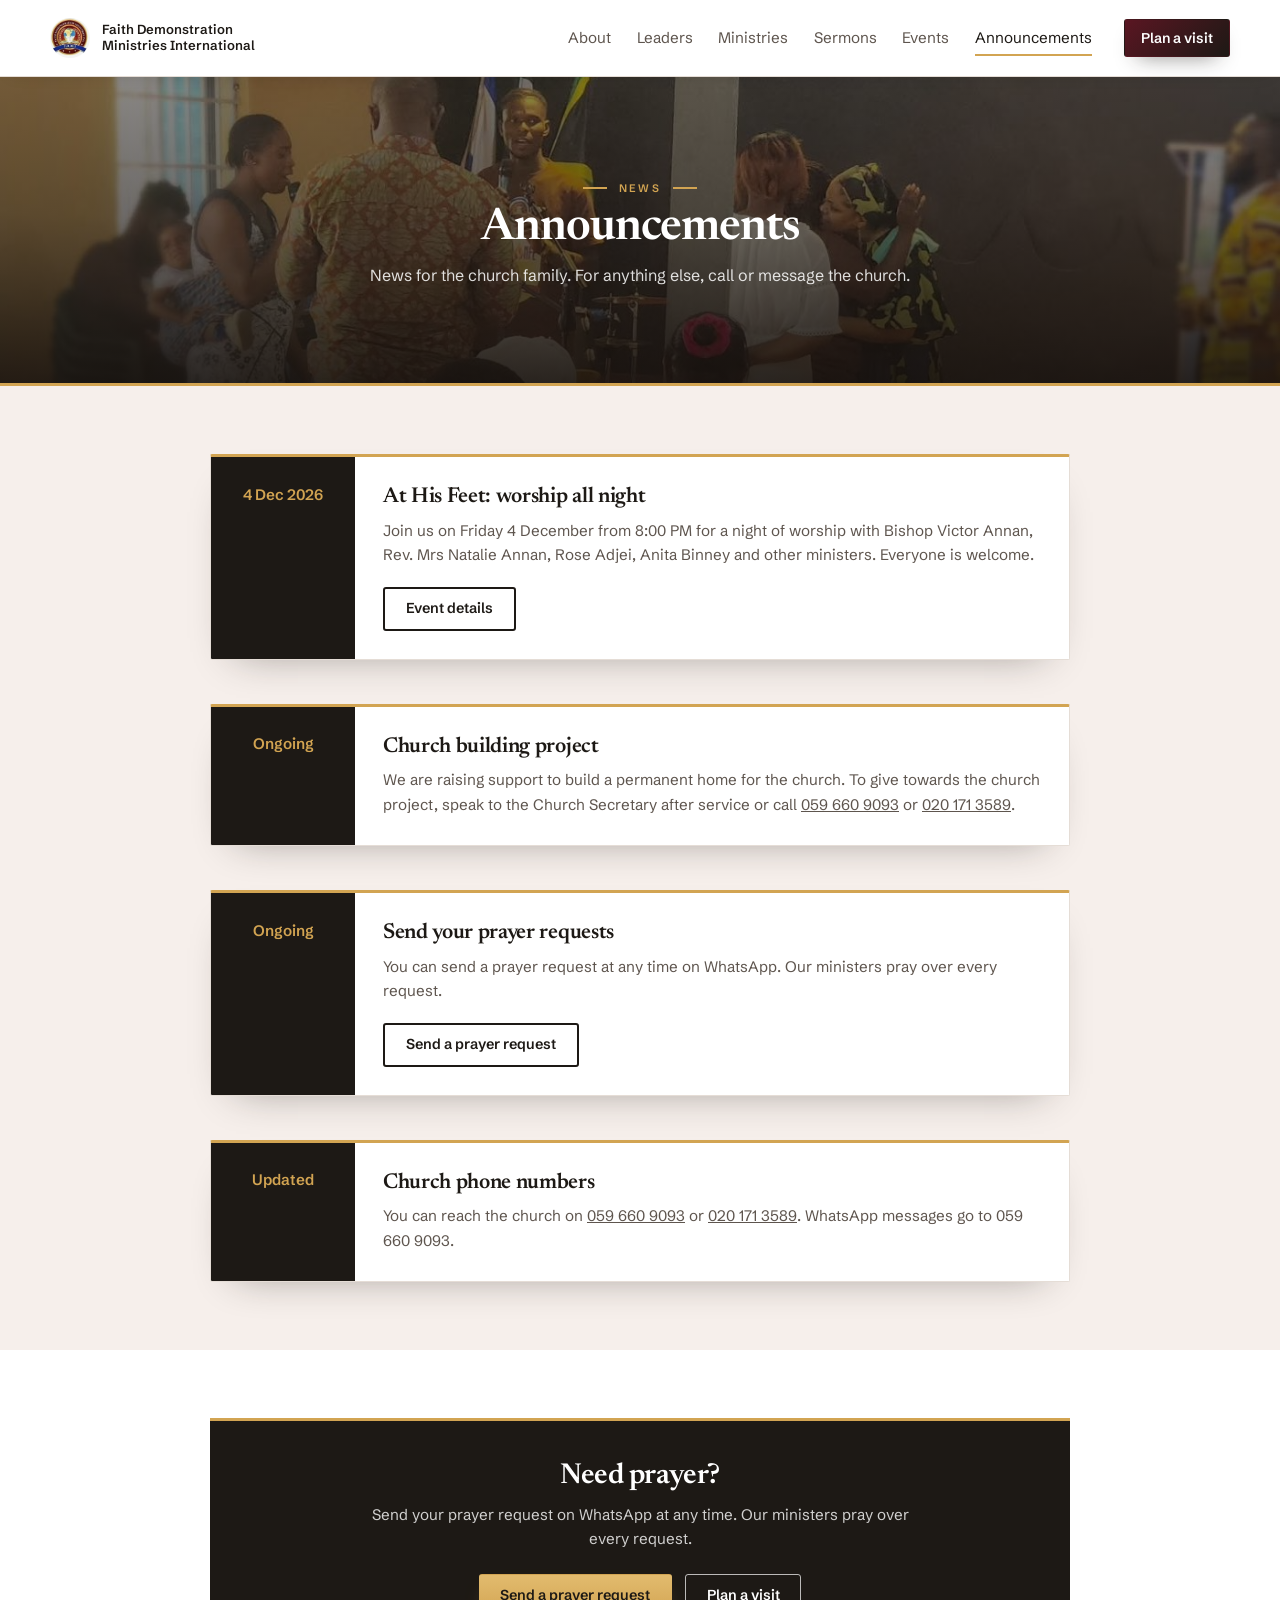
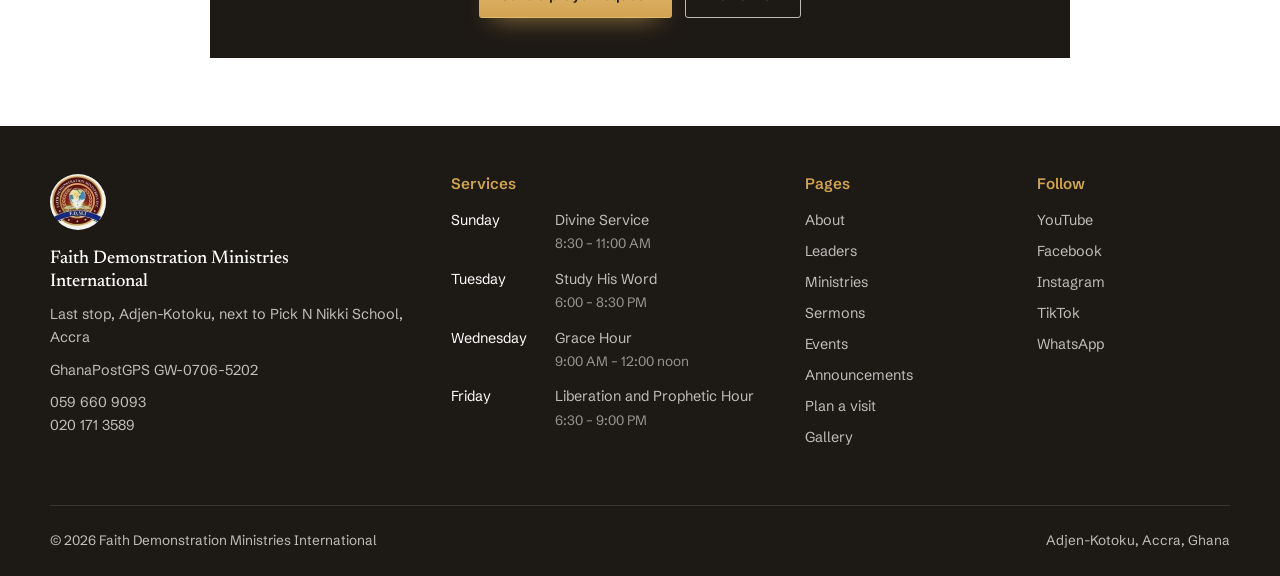
<file: announcements.html>
<!DOCTYPE html>
<html lang="en-GH">
<head>
<meta charset="utf-8">
<meta name="viewport" content="width=device-width, initial-scale=1, viewport-fit=cover">
<title>Announcements | FDMI Church, Adjen-Kotoku, Accra</title>
<meta name="description" content="News and announcements from Faith Demonstration Ministries International, Adjen-Kotoku, Accra.">
<meta name="robots" content="index, follow, max-image-preview:large, max-snippet:-1">
<meta name="author" content="Faith Demonstration Ministries International">
<meta name="theme-color" content="#1d1915">
<link rel="canonical" href="https://fdmi-church.vercel.app/announcements.html">
<meta name="geo.region" content="GH-AA">
<meta name="geo.placename" content="Adzen (Adjen-Kotoku), Ga West, Accra">
<meta name="geo.position" content="5.74170883;-0.35696792">
<meta name="ICBM" content="5.74170883, -0.35696792">
<meta property="og:type" content="website">
<meta property="og:site_name" content="Faith Demonstration Ministries International">
<meta property="og:locale" content="en_GH">
<meta property="og:url" content="https://fdmi-church.vercel.app/announcements.html">
<meta property="og:title" content="Announcements | FDMI Church, Adjen-Kotoku, Accra">
<meta property="og:description" content="News and announcements from Faith Demonstration Ministries International, Adjen-Kotoku, Accra.">
<meta property="og:image" content="https://fdmi-church.vercel.app/assets/og/announcements.jpg">
<meta property="og:image:secure_url" content="https://fdmi-church.vercel.app/assets/og/announcements.jpg">
<meta property="og:image:type" content="image/jpeg">
<meta property="og:image:width" content="1200">
<meta property="og:image:height" content="630">
<meta property="og:image:alt" content="Announcements, Faith Demonstration Ministries International, Adjen-Kotoku, Accra">
<meta property="place:location:latitude" content="5.74170883">
<meta property="place:location:longitude" content="-0.35696792">
<meta name="twitter:card" content="summary_large_image">
<meta name="twitter:title" content="Announcements | FDMI Church, Adjen-Kotoku, Accra">
<meta name="twitter:description" content="News and announcements from Faith Demonstration Ministries International, Adjen-Kotoku, Accra.">
<meta name="twitter:image" content="https://fdmi-church.vercel.app/assets/og/announcements.jpg">
<meta name="twitter:image:alt" content="Announcements, Faith Demonstration Ministries International">
<link rel="icon" href="assets/fdmi-crest.jpg">
<link rel="apple-touch-icon" href="assets/fdmi-crest.jpg">
<link rel="preconnect" href="https://fonts.googleapis.com">
<link rel="preconnect" href="https://fonts.gstatic.com" crossorigin>
<link href="https://fonts.googleapis.com/css2?family=Newsreader:ital,opsz,wght@0,6..72,400;0,6..72,500;0,6..72,600;1,6..72,400&family=Schibsted+Grotesk:wght@400;500;600&display=swap" rel="stylesheet">
<link rel="stylesheet" href="styles.css">
<script type="application/ld+json">
{
 "@context": "https://schema.org",
 "@graph": [
  {
   "@type": [
    "Church",
    "PlaceOfWorship"
   ],
   "@id": "https://fdmi-church.vercel.app/#church",
   "name": "Faith Demonstration Ministries International",
   "alternateName": "FDMI",
   "description": "A prophetic and apostolic church in Adzen (Adjen-Kotoku), Ga West, Accra, Ghana, led by Apostle Victor Annan.",
   "url": "https://fdmi-church.vercel.app/",
   "logo": "https://fdmi-church.vercel.app/assets/fdmi-crest.jpg",
   "image": [
    "https://fdmi-church.vercel.app/assets/photos/worship-team.jpg",
    "https://fdmi-church.vercel.app/assets/photos/church-family.jpg"
   ],
   "telephone": "+233596609093",
   "contactPoint": [
    {
     "@type": "ContactPoint",
     "telephone": "+233596609093",
     "contactType": "customer service",
     "areaServed": "GH",
     "availableLanguage": [
      "en"
     ]
    },
    {
     "@type": "ContactPoint",
     "telephone": "+233201713589",
     "contactType": "customer service",
     "areaServed": "GH",
     "availableLanguage": [
      "en"
     ]
    }
   ],
   "address": {
    "@type": "PostalAddress",
    "streetAddress": "Last stop, Adjen-Kotoku, next to Pick N Nikki School",
    "addressLocality": "Adzen, Ga West",
    "addressRegion": "Greater Accra",
    "postalCode": "GW-0706-5202",
    "addressCountry": "GH"
   },
   "geo": {
    "@type": "GeoCoordinates",
    "latitude": 5.74170883,
    "longitude": -0.35696792
   },
   "hasMap": "https://www.google.com/maps?q=5.74170883,-0.35696792",
   "openingHoursSpecification": [
    {
     "@type": "OpeningHoursSpecification",
     "dayOfWeek": "https://schema.org/Sunday",
     "opens": "08:30",
     "closes": "11:00",
     "description": "Divine Service"
    },
    {
     "@type": "OpeningHoursSpecification",
     "dayOfWeek": "https://schema.org/Tuesday",
     "opens": "18:00",
     "closes": "20:30",
     "description": "Study His Word"
    },
    {
     "@type": "OpeningHoursSpecification",
     "dayOfWeek": "https://schema.org/Wednesday",
     "opens": "09:00",
     "closes": "12:00",
     "description": "Grace Hour"
    },
    {
     "@type": "OpeningHoursSpecification",
     "dayOfWeek": "https://schema.org/Friday",
     "opens": "18:30",
     "closes": "21:00",
     "description": "Liberation and Prophetic Hour"
    }
   ],
   "member": [
    {
     "@type": "Person",
     "name": "Apostle Victor Annan",
     "jobTitle": "Head of the ministry"
    },
    {
     "@type": "Person",
     "name": "Rev. Mrs Natalie Annan",
     "jobTitle": "Minister"
    }
   ],
   "sameAs": [
    "https://www.instagram.com/apostlevictorannan",
    "https://www.tiktok.com/@apostlevictorannan",
    "https://ghanapostgps.com/map/?gps=GW07065202"
   ],
   "slogan": "To raise an indigenous and self-supporting church, and to demonstrate the love of God in our generation."
  },
  {
   "@type": "WebSite",
   "@id": "https://fdmi-church.vercel.app/#website",
   "url": "https://fdmi-church.vercel.app/",
   "name": "Faith Demonstration Ministries International",
   "alternateName": "FDMI",
   "inLanguage": "en-GH",
   "publisher": {
    "@id": "https://fdmi-church.vercel.app/#church"
   }
  },
  {
   "@type": "WebPage",
   "@id": "https://fdmi-church.vercel.app/announcements.html#webpage",
   "url": "https://fdmi-church.vercel.app/announcements.html",
   "name": "Announcements | FDMI Church, Adjen-Kotoku, Accra",
   "description": "News and announcements from Faith Demonstration Ministries International, Adjen-Kotoku, Accra.",
   "isPartOf": {
    "@id": "https://fdmi-church.vercel.app/#website"
   },
   "about": {
    "@id": "https://fdmi-church.vercel.app/#church"
   },
   "primaryImageOfPage": "https://fdmi-church.vercel.app/assets/og/announcements.jpg",
   "inLanguage": "en-GH"
  },
  {
   "@type": "BreadcrumbList",
   "itemListElement": [
    {
     "@type": "ListItem",
     "position": 1,
     "name": "Home",
     "item": "https://fdmi-church.vercel.app/"
    },
    {
     "@type": "ListItem",
     "position": 2,
     "name": "Announcements",
     "item": "https://fdmi-church.vercel.app/announcements.html"
    }
   ]
  }
 ]
}
</script>
</head>
<body class="page-announcements">
<a class="skip" href="#main">Skip to content</a>
<header class="site-header">
  <div class="container header-inner">
    <a class="logo" href="index.html" aria-label="Faith Demonstration Ministries International, home">
      <img src="assets/fdmi-crest.jpg" alt="" width="40" height="40">
      <span>Faith Demonstration<br>Ministries International</span>
    </a>
    <nav class="site-nav" id="site-nav" aria-label="Main">
      <ul>
        <li><a href="about.html">About</a></li>
        <li><a href="leaders.html">Leaders</a></li>
        <li><a href="ministries.html">Ministries</a></li>
        <li><a href="sermons.html">Sermons</a></li>
        <li><a href="events.html">Events</a></li>
        <li><a href="announcements.html" aria-current="page">Announcements</a></li>
      </ul>
      <a class="btn btn-dark nav-visit" href="visit.html">Plan a visit</a>
    </nav>
    <button class="menu-toggle" type="button" aria-expanded="false" aria-controls="site-nav">Menu</button>
  </div>
</header>
<main id="main">
<section class="page-hero">
  <img class="page-hero-img" src="assets/photos/sunday-service.jpg" alt="" style="object-position:40% 50%" fetchpriority="high">
  <div class="narrow page-hero-body">
    <p class="kicker kicker-light">News</p>
    <h1>Announcements</h1>
    <p>News for the church family. For anything else, call or message the church.</p>
  </div>
</section>

<section class="h-sec h-tint">
  <div class="narrow ann-list">
    <article class="card ann-card" id="at-his-feet-worship-all-night">
      <div class="ann-date">4 Dec 2026</div>
      <div class="card-body">
        <h2>At His Feet: worship all night</h2>
        <p>Join us on Friday 4 December from 8:00 PM for a night of worship with Bishop Victor Annan, Rev. Mrs Natalie Annan, Rose Adjei, Anita Binney and other ministers. Everyone is welcome.</p>
        <a class="btn btn-outline" href="events.html">Event details</a>
      </div>
    </article>
    <article class="card ann-card" id="church-building-project">
      <div class="ann-date">Ongoing</div>
      <div class="card-body">
        <h2>Church building project</h2>
        <p>We are raising support to build a permanent home for the church. To give towards the church project, speak to the Church Secretary after service or call <a href="tel:+233596609093">059 660 9093</a> or <a href="tel:+233201713589">020 171 3589</a>.</p>
        
      </div>
    </article>
    <article class="card ann-card" id="send-your-prayer-requests">
      <div class="ann-date">Ongoing</div>
      <div class="card-body">
        <h2>Send your prayer requests</h2>
        <p>You can send a prayer request at any time on WhatsApp. Our ministers pray over every request.</p>
        <a class="btn btn-outline" href="https://wa.me/233596609093?text=Hello%2C%20I%20would%20like%20to%20send%20a%20prayer%20request.">Send a prayer request</a>
      </div>
    </article>
    <article class="card ann-card" id="church-phone-numbers">
      <div class="ann-date">Updated</div>
      <div class="card-body">
        <h2>Church phone numbers</h2>
        <p>You can reach the church on <a href="tel:+233596609093">059 660 9093</a> or <a href="tel:+233201713589">020 171 3589</a>. WhatsApp messages go to 059 660 9093.</p>
        
      </div>
    </article>
  </div>
</section>

<section class="h-sec">
  <div class="narrow">
    <div class="cta-box">
      <h2>Need prayer?</h2>
      <p>Send your prayer request on WhatsApp at any time. Our ministers pray over every request.</p>
      <div class="cta-actions">
        <a class="btn btn-gold" href="https://wa.me/233596609093?text=Hello%2C%20I%20would%20like%20to%20send%20a%20prayer%20request.">Send a prayer request</a>
        <a class="btn btn-ghost" href="visit.html">Plan a visit</a>
      </div>
    </div>
  </div>
</section>
</main>
<footer class="site-footer">
  <div class="container footer-grid">
    <div class="footer-about">
      <img src="assets/fdmi-crest.jpg" alt="" width="56" height="56">
      <p class="footer-name">Faith Demonstration Ministries International</p>
      <p>Last stop, Adjen-Kotoku, next to Pick N Nikki School, Accra</p>
      <p>GhanaPostGPS <a href="https://ghanapostgps.com/map/?gps=GW07065202">GW-0706-5202</a></p>
      <p><a href="tel:+233596609093">059 660 9093</a><br><a href="tel:+233201713589">020 171 3589</a></p>
    </div>
    <div>
      <h2 class="footer-h">Services</h2>
      <ul class="footer-times">
        <li><span>Sunday</span><span>Divine Service<br><small>8:30 – 11:00 AM</small></span></li>
        <li><span>Tuesday</span><span>Study His Word<br><small>6:00 – 8:30 PM</small></span></li>
        <li><span>Wednesday</span><span>Grace Hour<br><small>9:00 AM – 12:00 noon</small></span></li>
        <li><span>Friday</span><span>Liberation and Prophetic Hour<br><small>6:30 – 9:00 PM</small></span></li>
      </ul>
    </div>
    <div>
      <h2 class="footer-h">Pages</h2>
      <ul class="footer-list">
        <li><a href="about.html">About</a></li>
        <li><a href="leaders.html">Leaders</a></li>
        <li><a href="ministries.html">Ministries</a></li>
        <li><a href="sermons.html">Sermons</a></li>
        <li><a href="events.html">Events</a></li>
        <li><a href="announcements.html">Announcements</a></li>
        <li><a href="visit.html">Plan a visit</a></li>
        <li><a href="gallery.html">Gallery</a></li>
      </ul>
    </div>
    <div>
      <h2 class="footer-h">Follow</h2>
      <ul class="footer-list">
        <li><a href="https://www.youtube.com/results?search_query=faith+demonstration+ministries+victor+annan">YouTube</a></li>
        <li><a href="https://www.facebook.com/search/top?q=FAITH%20Demonstration%20Ministries%20International">Facebook</a></li>
        <li><a href="https://www.instagram.com/apostlevictorannan">Instagram</a></li>
        <li><a href="https://www.tiktok.com/@apostlevictorannan">TikTok</a></li>
        <li><a href="https://wa.me/233596609093">WhatsApp</a></li>
      </ul>
    </div>
  </div>
  <div class="container footer-base">
    <p>&copy; <span data-year>2026</span> Faith Demonstration Ministries International</p>
    <p>Adjen-Kotoku, Accra, Ghana</p>
  </div>
</footer>
<script src="script.js"></script>
</body>
</html>
</file>
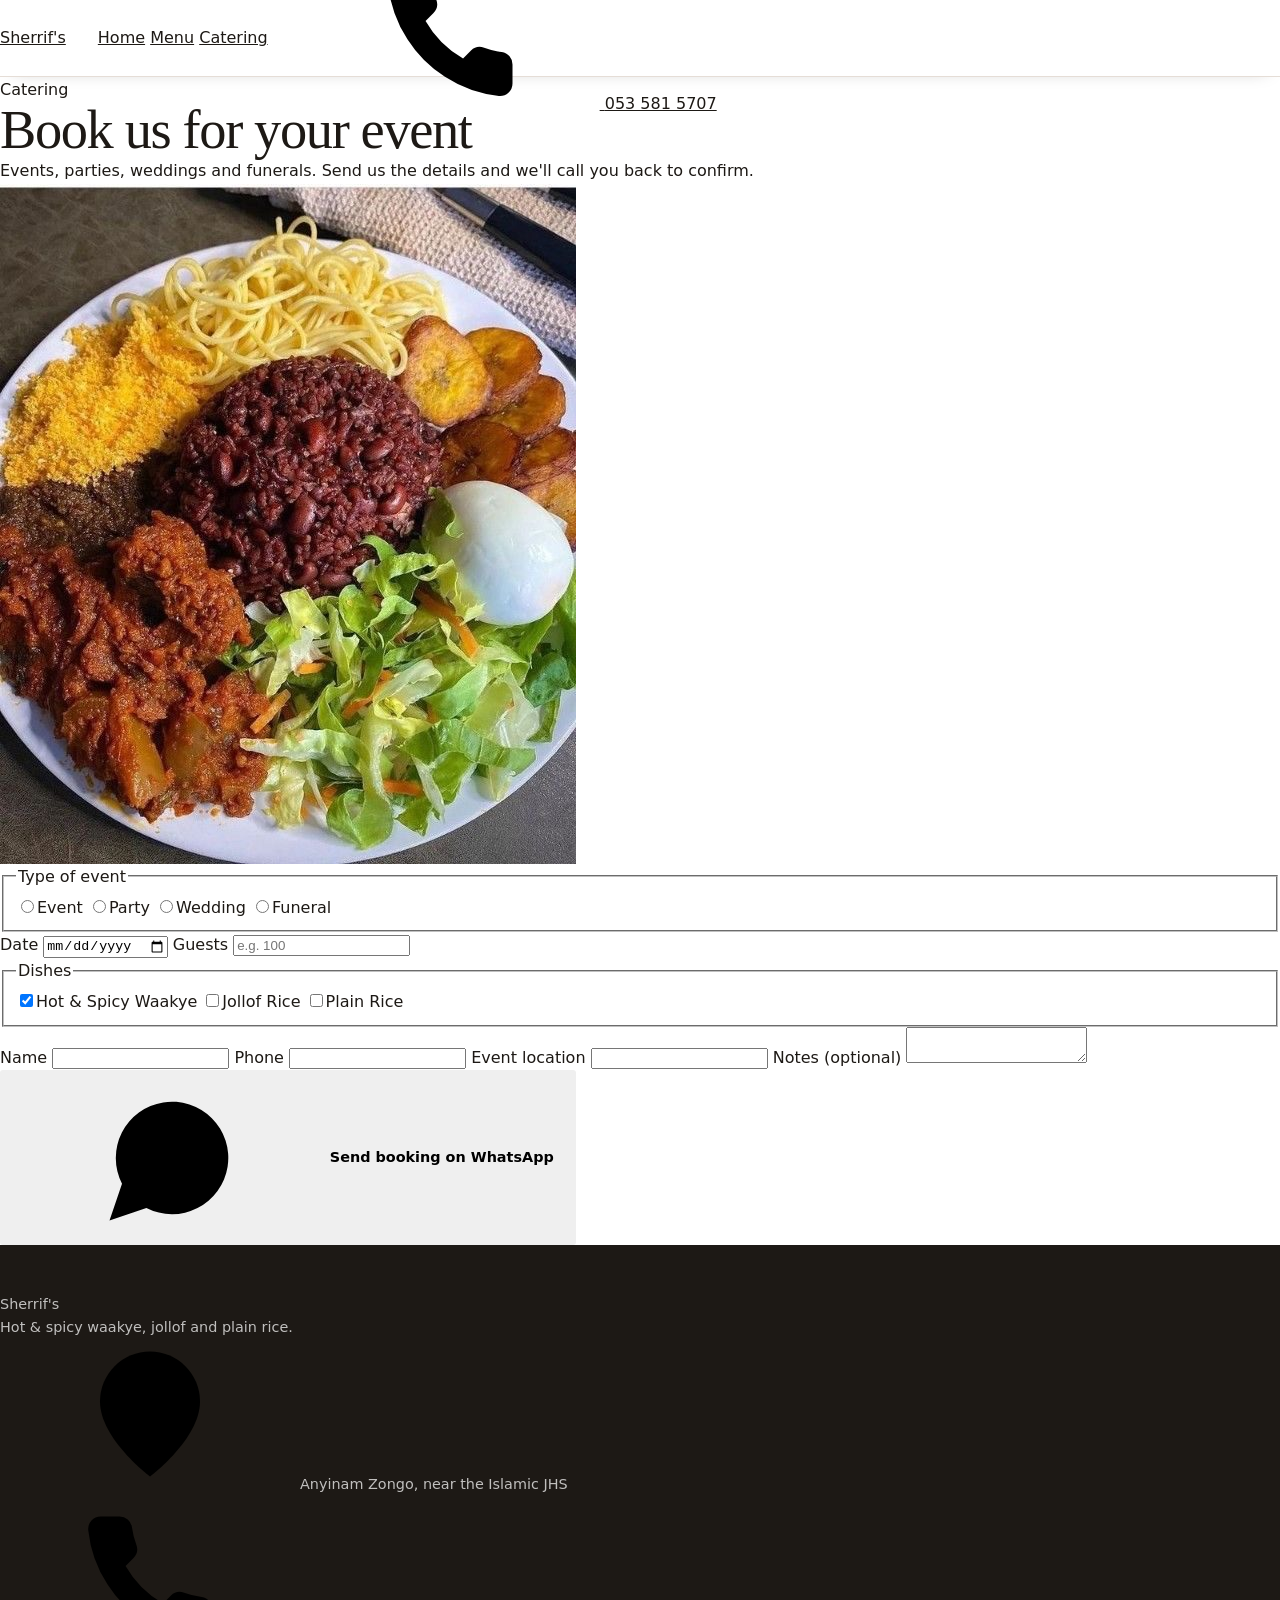
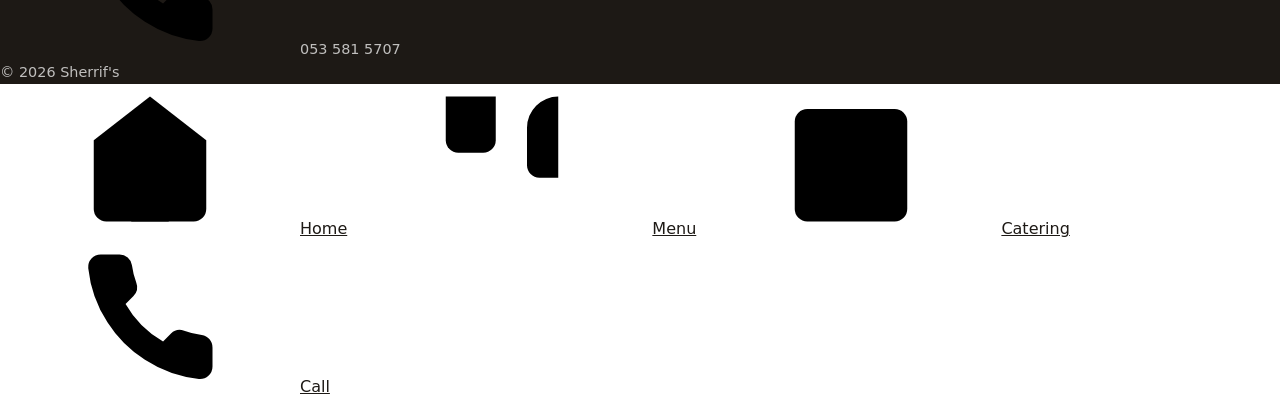
<file: book.html>
<!doctype html>
<html lang="en">
<head>
  <meta charset="utf-8">
  <meta name="viewport" content="width=device-width, initial-scale=1, viewport-fit=cover">
  <meta name="theme-color" content="#f4efe6">
  <title>Catering | Sherrif's</title>
  <meta name="description" content="Book Sherrif's to cook for your event, party, wedding or funeral in and around Anyinam.">
  <link rel="canonical" href="https://sherrifs-waakye.vercel.app/book.html">
  <meta property="og:type" content="website">
  <meta property="og:site_name" content="Sherrif's">
  <meta property="og:title" content="Book Sherrif's for your event">
  <meta property="og:description" content="Catering for events, parties, weddings and funerals in and around Anyinam.">
  <meta property="og:url" content="https://sherrifs-waakye.vercel.app/book.html">
  <meta property="og:image" content="https://sherrifs-waakye.vercel.app/images/og.jpg">
  <meta property="og:image:width" content="1200">
  <meta property="og:image:height" content="630">
  <meta property="og:image:alt" content="Sherrif's: hot and spicy waakye, jollof and plain rice in Anyinam Zongo">
  <meta property="og:locale" content="en_GH">
  <meta name="twitter:card" content="summary_large_image">
  <meta name="twitter:title" content="Book Sherrif's for your event">
  <meta name="twitter:description" content="Catering for events, parties, weddings and funerals in and around Anyinam.">
  <meta name="twitter:image" content="https://sherrifs-waakye.vercel.app/images/og.jpg">
  <link rel="apple-touch-icon" href="apple-touch-icon.png">
  <link rel="preconnect" href="https://fonts.googleapis.com">
  <link rel="preconnect" href="https://fonts.gstatic.com" crossorigin>
  <link href="https://fonts.googleapis.com/css2?family=Fraunces:ital,opsz,wght@0,9..144,400;0,9..144,500;1,9..144,400&family=Instrument+Sans:wght@400;500;600&display=swap" rel="stylesheet">
  <link rel="icon" href="favicon.svg" type="image/svg+xml">
  <link rel="stylesheet" href="styles.css">
</head>
<body>
  <header class="site-header">
    <div class="wrap header-inner">
      <a href="index.html" class="wordmark">Sherrif's</a>
      <nav class="main-nav" aria-label="Main">
        <a href="index.html">Home</a>
        <a href="menu.html">Menu</a>
        <a href="book.html" aria-current="page">Catering</a>
      </nav>
      <a href="tel:+233535815707" class="header-call">
        <svg class="i" aria-hidden="true"><use href="icons.svg#phone"/></svg>
        <span>053 581 5707</span>
      </a>
    </div>
  </header>

  <main>
    <section class="page-intro wrap">
      <p class="overline">Catering</p>
      <h1>Book us for your event</h1>
      <p class="lede">Events, parties, weddings and funerals. Send us the details and we'll call you back to confirm.</p>
    </section>

    <div class="wrap book-layout">
      <figure class="book-photo">
        <img src="images/waakye-plate.jpg" alt="A plate of waakye with gari, spaghetti, plantain, egg and salad">
      </figure>

      <form id="book-form" class="form" novalidate>
        <fieldset class="options options-4">
          <legend>Type of event</legend>
          <label><input type="radio" name="event" value="Event"><span>Event</span></label>
          <label><input type="radio" name="event" value="Party"><span>Party</span></label>
          <label><input type="radio" name="event" value="Wedding"><span>Wedding</span></label>
          <label><input type="radio" name="event" value="Funeral"><span>Funeral</span></label>
        </fieldset>

        <div class="field-row">
          <label class="field">Date
            <input name="date" type="date" required>
          </label>
          <label class="field">Guests
            <input name="guests" type="number" min="1" inputmode="numeric" required placeholder="e.g. 100">
          </label>
        </div>

        <fieldset class="checks">
          <legend>Dishes</legend>
          <label><input type="checkbox" name="dishes" value="Hot & Spicy Waakye" checked><span>Hot &amp; Spicy Waakye</span></label>
          <label><input type="checkbox" name="dishes" value="Jollof Rice"><span>Jollof Rice</span></label>
          <label><input type="checkbox" name="dishes" value="Plain Rice"><span>Plain Rice</span></label>
        </fieldset>

        <label class="field">Name
          <input name="name" type="text" required autocomplete="name">
        </label>
        <label class="field">Phone
          <input name="phone" type="tel" required autocomplete="tel">
        </label>
        <label class="field">Event location
          <input name="location" type="text" required>
        </label>
        <label class="field"><span>Notes <span class="optional">(optional)</span></span>
          <textarea name="notes" rows="2"></textarea>
        </label>

        <p class="form-error" id="book-error" role="alert"></p>
        <button type="submit" class="btn btn-accent btn-wide">
          <svg class="i" aria-hidden="true"><use href="icons.svg#chat"/></svg>Send booking on WhatsApp
        </button>
      </form>
    </div>
  </main>

  <footer class="site-footer">
    <div class="wrap footer-inner">
      <div>
        <a href="index.html" class="wordmark">Sherrif's</a>
        <p class="footer-note">Hot &amp; spicy waakye, jollof and plain rice.</p>
      </div>
      <ul class="footer-list">
        <li><svg class="i" aria-hidden="true"><use href="icons.svg#pin"/></svg>Anyinam Zongo, near the Islamic JHS</li>
        <li><svg class="i" aria-hidden="true"><use href="icons.svg#phone"/></svg><a href="tel:+233535815707">053 581 5707</a></li>
      </ul>
      <p class="footer-copy">&copy; <span data-year>2026</span> Sherrif's</p>
    </div>
  </footer>

  <nav class="tabbar" aria-label="Quick links">
    <a href="index.html"><svg class="i" aria-hidden="true"><use href="icons.svg#home"/></svg>Home</a>
    <a href="menu.html"><svg class="i" aria-hidden="true"><use href="icons.svg#utensils"/></svg>Menu</a>
    <a href="book.html" aria-current="page"><svg class="i" aria-hidden="true"><use href="icons.svg#calendar"/></svg>Catering</a>
    <a href="tel:+233535815707"><svg class="i" aria-hidden="true"><use href="icons.svg#phone"/></svg>Call</a>
  </nav>

  <script src="script.js"></script>
</body>
</html>
</file>
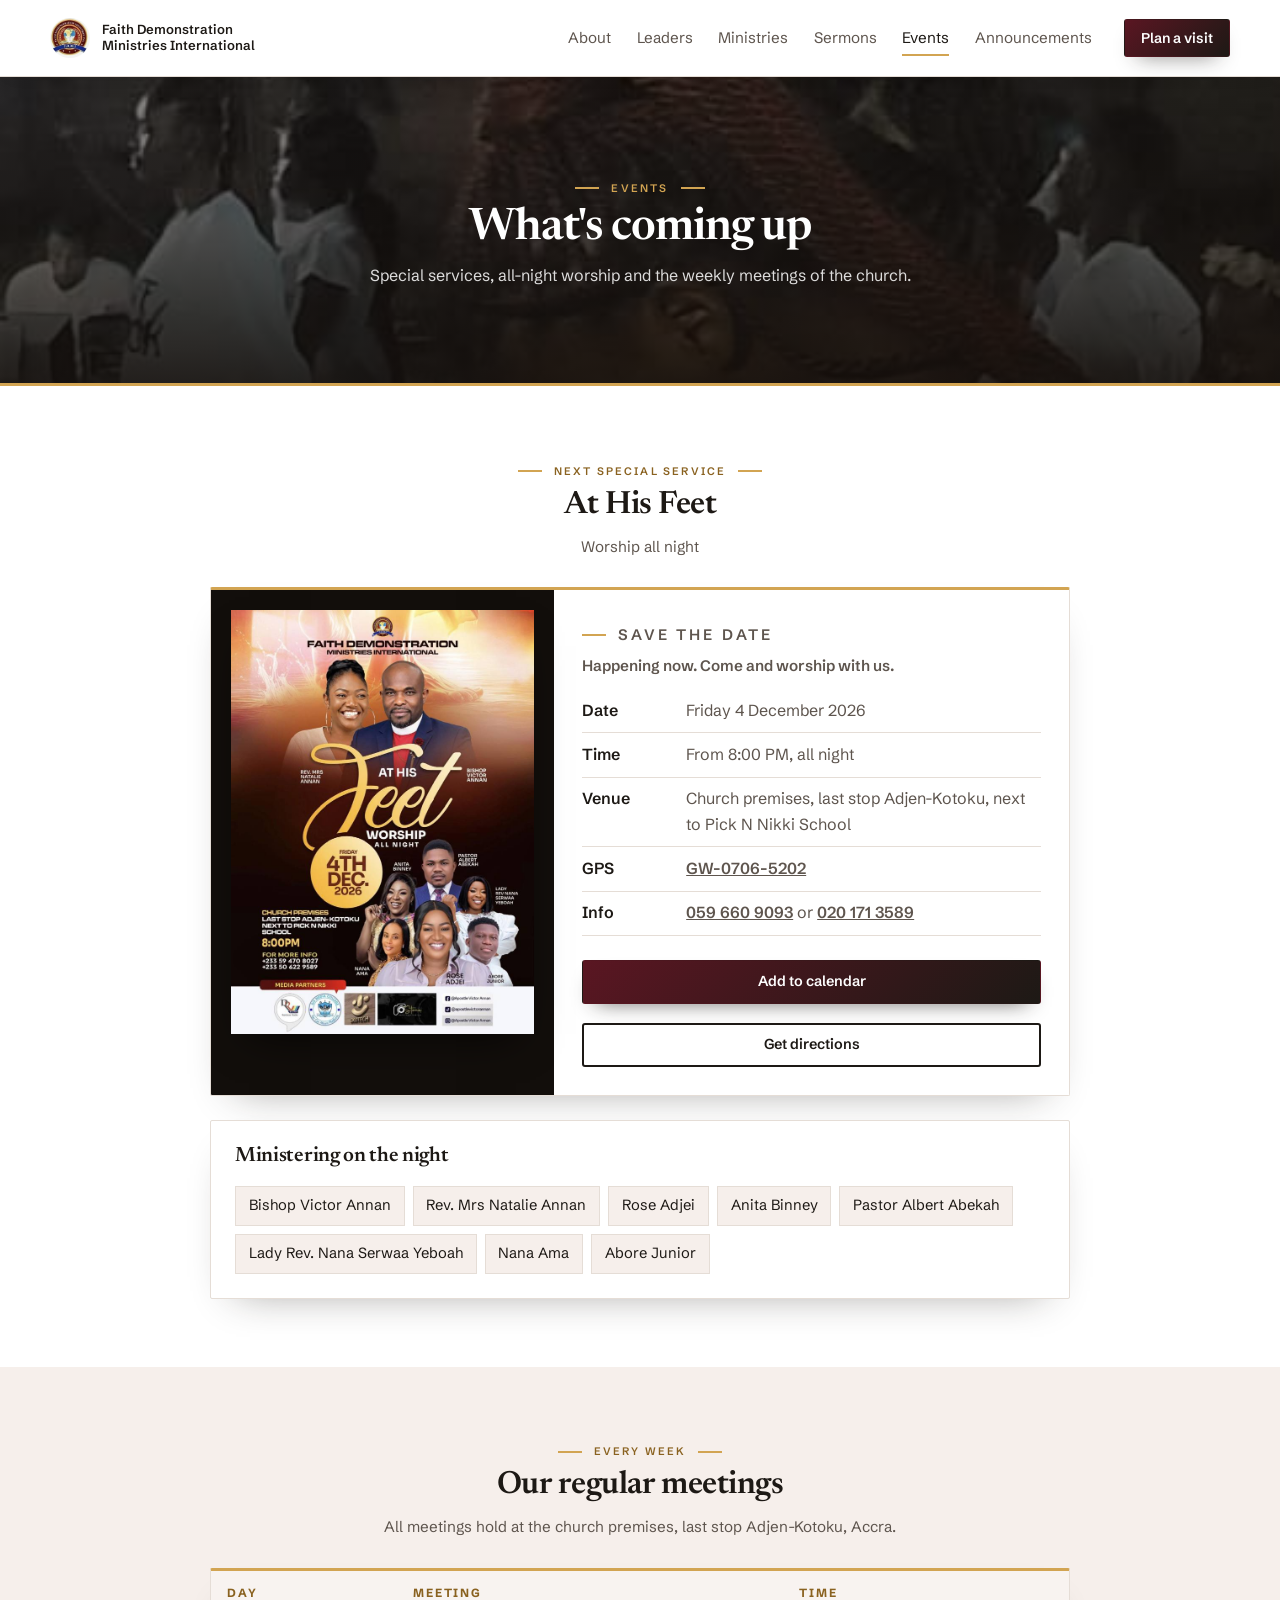
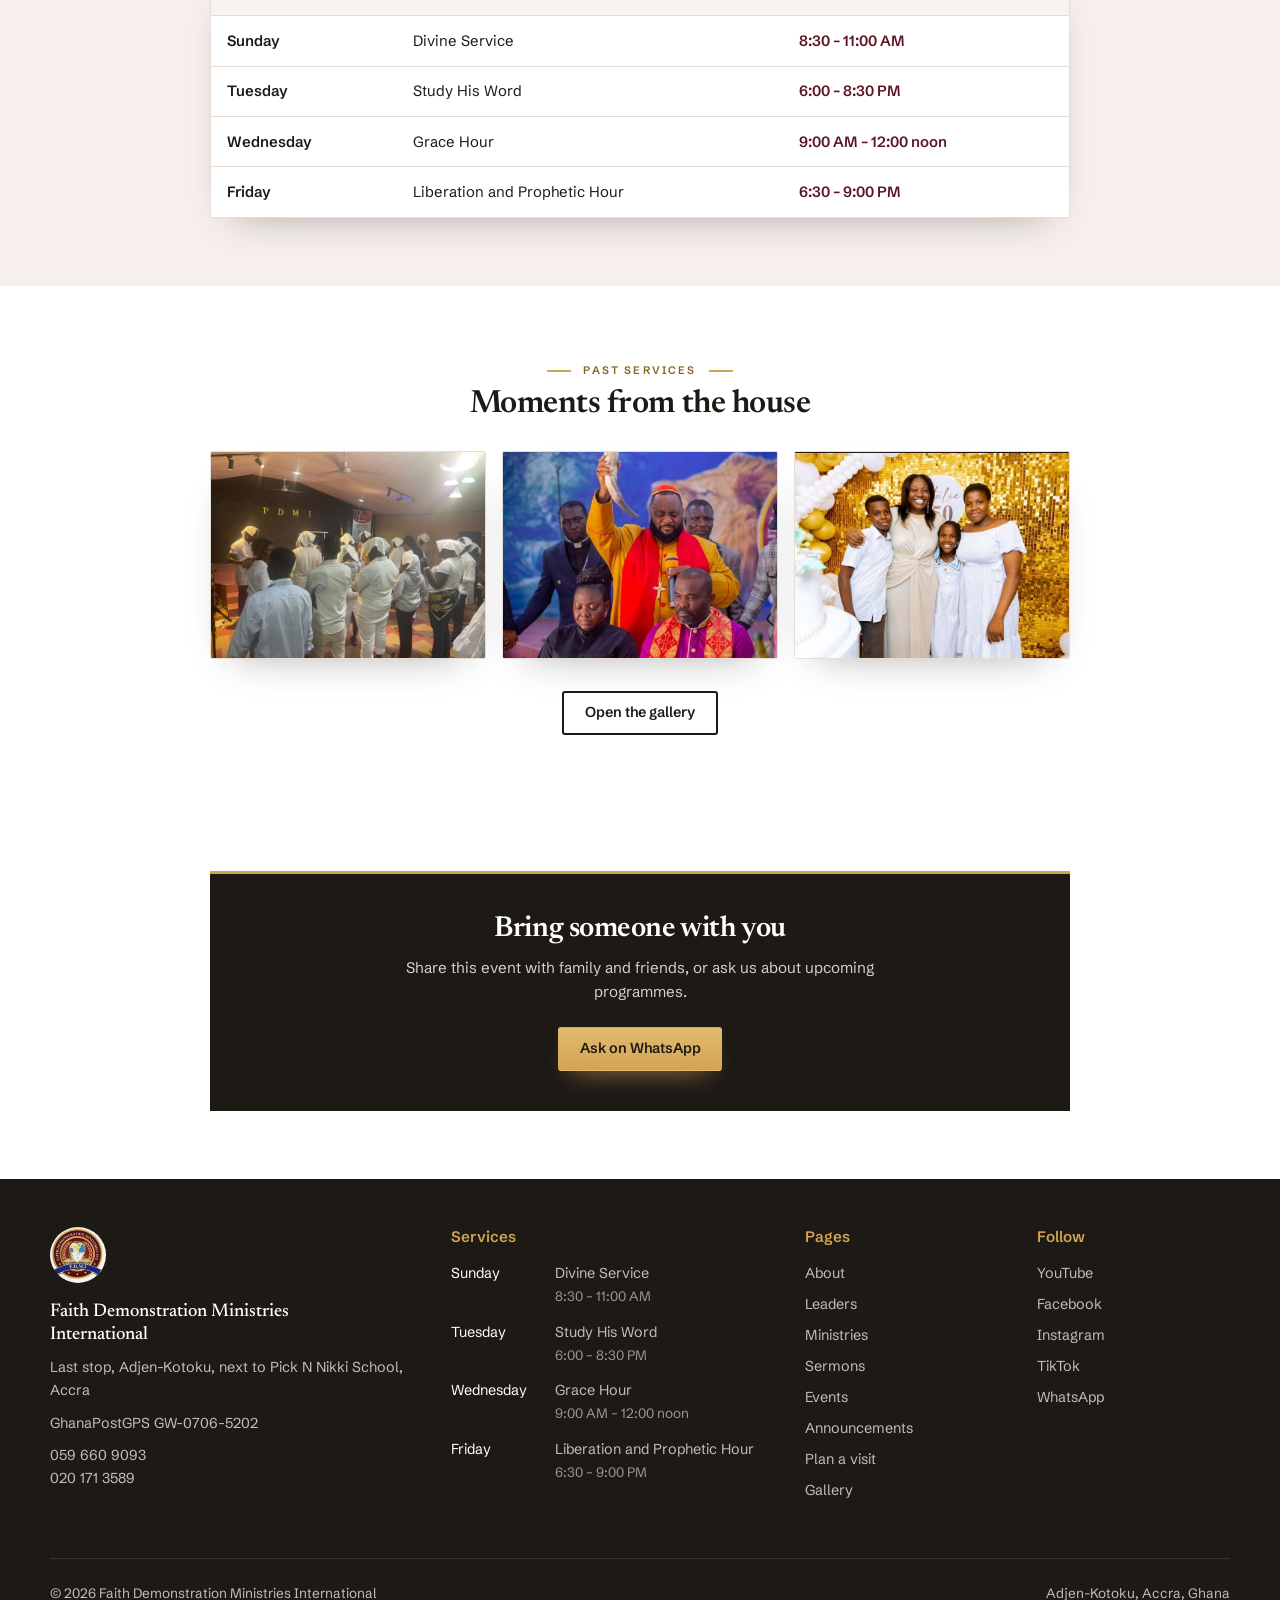
<file: events.html>
<!DOCTYPE html>
<html lang="en-GH">
<head>
<meta charset="utf-8">
<meta name="viewport" content="width=device-width, initial-scale=1, viewport-fit=cover">
<title>At His Feet All-Night Worship, 4 Dec 2026 | FDMI</title>
<meta name="description" content="At His Feet: worship all night on Friday 4 December 2026 from 8:00 PM at FDMI, Adjen-Kotoku, Accra. Plus our weekly meetings.">
<meta name="robots" content="index, follow, max-image-preview:large, max-snippet:-1">
<meta name="author" content="Faith Demonstration Ministries International">
<meta name="theme-color" content="#1d1915">
<link rel="canonical" href="https://fdmi-church.vercel.app/events.html">
<meta name="geo.region" content="GH-AA">
<meta name="geo.placename" content="Adzen (Adjen-Kotoku), Ga West, Accra">
<meta name="geo.position" content="5.74170883;-0.35696792">
<meta name="ICBM" content="5.74170883, -0.35696792">
<meta property="og:type" content="website">
<meta property="og:site_name" content="Faith Demonstration Ministries International">
<meta property="og:locale" content="en_GH">
<meta property="og:url" content="https://fdmi-church.vercel.app/events.html">
<meta property="og:title" content="At His Feet All-Night Worship, 4 Dec 2026 | FDMI">
<meta property="og:description" content="At His Feet: worship all night on Friday 4 December 2026 from 8:00 PM at FDMI, Adjen-Kotoku, Accra. Plus our weekly meetings.">
<meta property="og:image" content="https://fdmi-church.vercel.app/assets/og/events.jpg">
<meta property="og:image:secure_url" content="https://fdmi-church.vercel.app/assets/og/events.jpg">
<meta property="og:image:type" content="image/jpeg">
<meta property="og:image:width" content="1200">
<meta property="og:image:height" content="630">
<meta property="og:image:alt" content="Events, Faith Demonstration Ministries International, Adjen-Kotoku, Accra">
<meta property="place:location:latitude" content="5.74170883">
<meta property="place:location:longitude" content="-0.35696792">
<meta name="twitter:card" content="summary_large_image">
<meta name="twitter:title" content="At His Feet All-Night Worship, 4 Dec 2026 | FDMI">
<meta name="twitter:description" content="At His Feet: worship all night on Friday 4 December 2026 from 8:00 PM at FDMI, Adjen-Kotoku, Accra. Plus our weekly meetings.">
<meta name="twitter:image" content="https://fdmi-church.vercel.app/assets/og/events.jpg">
<meta name="twitter:image:alt" content="Events, Faith Demonstration Ministries International">
<link rel="icon" href="assets/fdmi-crest.jpg">
<link rel="apple-touch-icon" href="assets/fdmi-crest.jpg">
<link rel="preconnect" href="https://fonts.googleapis.com">
<link rel="preconnect" href="https://fonts.gstatic.com" crossorigin>
<link href="https://fonts.googleapis.com/css2?family=Newsreader:ital,opsz,wght@0,6..72,400;0,6..72,500;0,6..72,600;1,6..72,400&family=Schibsted+Grotesk:wght@400;500;600&display=swap" rel="stylesheet">
<link rel="stylesheet" href="styles.css">
<script type="application/ld+json">
{
 "@context": "https://schema.org",
 "@graph": [
  {
   "@type": [
    "Church",
    "PlaceOfWorship"
   ],
   "@id": "https://fdmi-church.vercel.app/#church",
   "name": "Faith Demonstration Ministries International",
   "alternateName": "FDMI",
   "description": "A prophetic and apostolic church in Adzen (Adjen-Kotoku), Ga West, Accra, Ghana, led by Apostle Victor Annan.",
   "url": "https://fdmi-church.vercel.app/",
   "logo": "https://fdmi-church.vercel.app/assets/fdmi-crest.jpg",
   "image": [
    "https://fdmi-church.vercel.app/assets/photos/worship-team.jpg",
    "https://fdmi-church.vercel.app/assets/photos/church-family.jpg"
   ],
   "telephone": "+233596609093",
   "contactPoint": [
    {
     "@type": "ContactPoint",
     "telephone": "+233596609093",
     "contactType": "customer service",
     "areaServed": "GH",
     "availableLanguage": [
      "en"
     ]
    },
    {
     "@type": "ContactPoint",
     "telephone": "+233201713589",
     "contactType": "customer service",
     "areaServed": "GH",
     "availableLanguage": [
      "en"
     ]
    }
   ],
   "address": {
    "@type": "PostalAddress",
    "streetAddress": "Last stop, Adjen-Kotoku, next to Pick N Nikki School",
    "addressLocality": "Adzen, Ga West",
    "addressRegion": "Greater Accra",
    "postalCode": "GW-0706-5202",
    "addressCountry": "GH"
   },
   "geo": {
    "@type": "GeoCoordinates",
    "latitude": 5.74170883,
    "longitude": -0.35696792
   },
   "hasMap": "https://www.google.com/maps?q=5.74170883,-0.35696792",
   "openingHoursSpecification": [
    {
     "@type": "OpeningHoursSpecification",
     "dayOfWeek": "https://schema.org/Sunday",
     "opens": "08:30",
     "closes": "11:00",
     "description": "Divine Service"
    },
    {
     "@type": "OpeningHoursSpecification",
     "dayOfWeek": "https://schema.org/Tuesday",
     "opens": "18:00",
     "closes": "20:30",
     "description": "Study His Word"
    },
    {
     "@type": "OpeningHoursSpecification",
     "dayOfWeek": "https://schema.org/Wednesday",
     "opens": "09:00",
     "closes": "12:00",
     "description": "Grace Hour"
    },
    {
     "@type": "OpeningHoursSpecification",
     "dayOfWeek": "https://schema.org/Friday",
     "opens": "18:30",
     "closes": "21:00",
     "description": "Liberation and Prophetic Hour"
    }
   ],
   "member": [
    {
     "@type": "Person",
     "name": "Apostle Victor Annan",
     "jobTitle": "Head of the ministry"
    },
    {
     "@type": "Person",
     "name": "Rev. Mrs Natalie Annan",
     "jobTitle": "Minister"
    }
   ],
   "sameAs": [
    "https://www.instagram.com/apostlevictorannan",
    "https://www.tiktok.com/@apostlevictorannan",
    "https://ghanapostgps.com/map/?gps=GW07065202"
   ],
   "slogan": "To raise an indigenous and self-supporting church, and to demonstrate the love of God in our generation."
  },
  {
   "@type": "WebSite",
   "@id": "https://fdmi-church.vercel.app/#website",
   "url": "https://fdmi-church.vercel.app/",
   "name": "Faith Demonstration Ministries International",
   "alternateName": "FDMI",
   "inLanguage": "en-GH",
   "publisher": {
    "@id": "https://fdmi-church.vercel.app/#church"
   }
  },
  {
   "@type": "WebPage",
   "@id": "https://fdmi-church.vercel.app/events.html#webpage",
   "url": "https://fdmi-church.vercel.app/events.html",
   "name": "At His Feet All-Night Worship, 4 Dec 2026 | FDMI",
   "description": "At His Feet: worship all night on Friday 4 December 2026 from 8:00 PM at FDMI, Adjen-Kotoku, Accra. Plus our weekly meetings.",
   "isPartOf": {
    "@id": "https://fdmi-church.vercel.app/#website"
   },
   "about": {
    "@id": "https://fdmi-church.vercel.app/#church"
   },
   "primaryImageOfPage": "https://fdmi-church.vercel.app/assets/og/events.jpg",
   "inLanguage": "en-GH"
  },
  {
   "@type": "BreadcrumbList",
   "itemListElement": [
    {
     "@type": "ListItem",
     "position": 1,
     "name": "Home",
     "item": "https://fdmi-church.vercel.app/"
    },
    {
     "@type": "ListItem",
     "position": 2,
     "name": "Events",
     "item": "https://fdmi-church.vercel.app/events.html"
    }
   ]
  },
  {
   "@type": "Event",
   "@id": "https://fdmi-church.vercel.app/events.html#at-his-feet",
   "name": "At His Feet: Worship All Night",
   "description": "An all-night worship service at Faith Demonstration Ministries International with Bishop Victor Annan, Rev. Mrs Natalie Annan, Rose Adjei, Anita Binney, Pastor Albert Abekah, Lady Rev. Nana Serwaa Yeboah, Nana Ama and Abore Junior.",
   "startDate": "2026-12-04T20:00:00+00:00",
   "endDate": "2026-12-05T05:00:00+00:00",
   "eventStatus": "https://schema.org/EventScheduled",
   "eventAttendanceMode": "https://schema.org/OfflineEventAttendanceMode",
   "image": [
    "https://fdmi-church.vercel.app/assets/at-his-feet-flyer.jpg"
   ],
   "location": {
    "@id": "https://fdmi-church.vercel.app/#church"
   },
   "organizer": {
    "@id": "https://fdmi-church.vercel.app/#church"
   },
   "performer": [
    {
     "@type": "Person",
     "name": "Bishop Victor Annan"
    },
    {
     "@type": "Person",
     "name": "Rev. Mrs Natalie Annan"
    },
    {
     "@type": "Person",
     "name": "Rose Adjei"
    },
    {
     "@type": "Person",
     "name": "Anita Binney"
    },
    {
     "@type": "Person",
     "name": "Pastor Albert Abekah"
    },
    {
     "@type": "Person",
     "name": "Lady Rev. Nana Serwaa Yeboah"
    },
    {
     "@type": "Person",
     "name": "Nana Ama"
    },
    {
     "@type": "Person",
     "name": "Abore Junior"
    }
   ]
  }
 ]
}
</script>
</head>
<body class="page-events">
<a class="skip" href="#main">Skip to content</a>
<header class="site-header">
  <div class="container header-inner">
    <a class="logo" href="index.html" aria-label="Faith Demonstration Ministries International, home">
      <img src="assets/fdmi-crest.jpg" alt="" width="40" height="40">
      <span>Faith Demonstration<br>Ministries International</span>
    </a>
    <nav class="site-nav" id="site-nav" aria-label="Main">
      <ul>
        <li><a href="about.html">About</a></li>
        <li><a href="leaders.html">Leaders</a></li>
        <li><a href="ministries.html">Ministries</a></li>
        <li><a href="sermons.html">Sermons</a></li>
        <li><a href="events.html" aria-current="page">Events</a></li>
        <li><a href="announcements.html">Announcements</a></li>
      </ul>
      <a class="btn btn-dark nav-visit" href="visit.html">Plan a visit</a>
    </nav>
    <button class="menu-toggle" type="button" aria-expanded="false" aria-controls="site-nav">Menu</button>
  </div>
</header>
<main id="main">
<section class="page-hero">
  <img class="page-hero-img" src="assets/photos/night-prayer.jpg" alt="" style="object-position:50% 35%" fetchpriority="high">
  <div class="narrow page-hero-body">
    <p class="kicker kicker-light">Events</p>
    <h1>What's coming up</h1>
    <p>Special services, all-night worship and the weekly meetings of the church.</p>
  </div>
</section>

<section class="h-sec">
  <div class="narrow">
    <header class="head-c">
      <p class="kicker">Next special service</p>
      <h2>At His Feet</h2>
      <p class="head-sub">Worship all night</p>
    </header>
    <article class="card event-page-card" id="at-his-feet" data-start="2026-12-04T20:00:00Z" data-end="2026-12-05T05:00:00Z">
      <a class="event-poster" href="assets/at-his-feet-flyer.jpg" data-lightbox>
        <img src="assets/at-his-feet-flyer.jpg" alt="At His Feet flyer: worship all night, Friday 4th December 2026, 8:00 PM" loading="lazy">
        <span class="poster-hint">View full flyer</span>
      </a>
      <div class="card-body">
        <p class="kicker kicker-left">Save the date</p>
        <div class="count-tiles" data-tiles aria-label="Time until the service">
          <div><b data-u="d">--</b><span>Days</span></div>
          <div><b data-u="h">--</b><span>Hours</span></div>
          <div><b data-u="m">--</b><span>Minutes</span></div>
        </div>
        <p class="count-msg" data-countdown></p>
        <dl class="facts event-facts">
          <div><dt>Date</dt><dd>Friday 4 December 2026</dd></div>
          <div><dt>Time</dt><dd>From 8:00 PM, all night</dd></div>
          <div><dt>Venue</dt><dd>Church premises, last stop Adjen-Kotoku, next to Pick N Nikki School</dd></div>
          <div><dt>GPS</dt><dd><a href="https://ghanapostgps.com/map/?gps=GW07065202">GW-0706-5202</a></dd></div>
          <div><dt>Info</dt><dd><a href="tel:+233596609093">059 660 9093</a> or <a href="tel:+233201713589">020 171 3589</a></dd></div>
        </dl>
        <a class="btn btn-dark btn-block" data-ics href="#" download="at-his-feet.ics">Add to calendar</a>
        <a class="btn btn-outline btn-block" href="https://www.google.com/maps/dir/?api=1&amp;destination=5.74170883,-0.35696792">Get directions</a>
      </div>
    </article>
    <div class="card ministers-card">
      <h3>Ministering on the night</h3>
      <ul class="chips"><li>Bishop Victor Annan</li><li>Rev. Mrs Natalie Annan</li><li>Rose Adjei</li><li>Anita Binney</li><li>Pastor Albert Abekah</li><li>Lady Rev. Nana Serwaa Yeboah</li><li>Nana Ama</li><li>Abore Junior</li></ul>
    </div>
  </div>
</section>

<section class="h-sec h-tint">
  <div class="narrow">
    <header class="head-c">
      <p class="kicker">Every week</p>
      <h2>Our regular meetings</h2>
      <p class="head-sub">All meetings hold at the church premises, last stop Adjen-Kotoku, Accra.</p>
    </header>
    <div class="card table-card">
      <table class="times-table">
        <thead><tr><th scope="col">Day</th><th scope="col">Meeting</th><th scope="col">Time</th></tr></thead>
        <tbody>
        <tr data-day="0"><th scope="row">Sunday</th><td>Divine Service</td><td class="t-time">8:30 – 11:00 AM</td></tr>
        <tr data-day="2"><th scope="row">Tuesday</th><td>Study His Word</td><td class="t-time">6:00 – 8:30 PM</td></tr>
        <tr data-day="3"><th scope="row">Wednesday</th><td>Grace Hour</td><td class="t-time">9:00 AM – 12:00 noon</td></tr>
        <tr data-day="5"><th scope="row">Friday</th><td>Liberation and Prophetic Hour</td><td class="t-time">6:30 – 9:00 PM</td></tr>
        </tbody>
      </table>
    </div>
  </div>
</section>

<section class="h-sec">
  <div class="narrow">
    <header class="head-c">
      <p class="kicker">Past services</p>
      <h2>Moments from the house</h2>
    </header>
    <div class="photo-row">
      <a class="card photo-tile" href="gallery.html"><img src="assets/photos/white-service-2.jpg" alt="A night of prayer at FDMI" loading="lazy"></a>
      <a class="card photo-tile" href="gallery.html"><img src="assets/photos/consecration.jpg" alt="Laying on of hands" loading="lazy" style="object-position:50% 25%"></a>
      <a class="card photo-tile" href="gallery.html"><img src="assets/photos/family-celebration.jpg" alt="Family celebration" loading="lazy" style="object-position:50% 30%"></a>
    </div>
    <div class="h-actions"><a class="btn btn-outline" href="gallery.html">Open the gallery</a></div>
  </div>
</section>

<section class="h-sec">
  <div class="narrow">
    <div class="cta-box">
      <h2>Bring someone with you</h2>
      <p>Share this event with family and friends, or ask us about upcoming programmes.</p>
      <div class="cta-actions">
        <a class="btn btn-gold" href="https://wa.me/233596609093?text=Hello%2C%20I%20would%20like%20to%20know%20about%20upcoming%20programmes%20at%20FDMI.">Ask on WhatsApp</a>
      </div>
    </div>
  </div>
</section>
<div class="lightbox" id="lightbox" hidden>
  <button class="lb-close" type="button">Close</button>
  <button class="lb-prev" type="button" aria-label="Previous photo">&#8592;</button>
  <figure><img alt=""><figcaption></figcaption></figure>
  <button class="lb-next" type="button" aria-label="Next photo">&#8594;</button>
</div>
</main>
<footer class="site-footer">
  <div class="container footer-grid">
    <div class="footer-about">
      <img src="assets/fdmi-crest.jpg" alt="" width="56" height="56">
      <p class="footer-name">Faith Demonstration Ministries International</p>
      <p>Last stop, Adjen-Kotoku, next to Pick N Nikki School, Accra</p>
      <p>GhanaPostGPS <a href="https://ghanapostgps.com/map/?gps=GW07065202">GW-0706-5202</a></p>
      <p><a href="tel:+233596609093">059 660 9093</a><br><a href="tel:+233201713589">020 171 3589</a></p>
    </div>
    <div>
      <h2 class="footer-h">Services</h2>
      <ul class="footer-times">
        <li><span>Sunday</span><span>Divine Service<br><small>8:30 – 11:00 AM</small></span></li>
        <li><span>Tuesday</span><span>Study His Word<br><small>6:00 – 8:30 PM</small></span></li>
        <li><span>Wednesday</span><span>Grace Hour<br><small>9:00 AM – 12:00 noon</small></span></li>
        <li><span>Friday</span><span>Liberation and Prophetic Hour<br><small>6:30 – 9:00 PM</small></span></li>
      </ul>
    </div>
    <div>
      <h2 class="footer-h">Pages</h2>
      <ul class="footer-list">
        <li><a href="about.html">About</a></li>
        <li><a href="leaders.html">Leaders</a></li>
        <li><a href="ministries.html">Ministries</a></li>
        <li><a href="sermons.html">Sermons</a></li>
        <li><a href="events.html">Events</a></li>
        <li><a href="announcements.html">Announcements</a></li>
        <li><a href="visit.html">Plan a visit</a></li>
        <li><a href="gallery.html">Gallery</a></li>
      </ul>
    </div>
    <div>
      <h2 class="footer-h">Follow</h2>
      <ul class="footer-list">
        <li><a href="https://www.youtube.com/results?search_query=faith+demonstration+ministries+victor+annan">YouTube</a></li>
        <li><a href="https://www.facebook.com/search/top?q=FAITH%20Demonstration%20Ministries%20International">Facebook</a></li>
        <li><a href="https://www.instagram.com/apostlevictorannan">Instagram</a></li>
        <li><a href="https://www.tiktok.com/@apostlevictorannan">TikTok</a></li>
        <li><a href="https://wa.me/233596609093">WhatsApp</a></li>
      </ul>
    </div>
  </div>
  <div class="container footer-base">
    <p>&copy; <span data-year>2026</span> Faith Demonstration Ministries International</p>
    <p>Adjen-Kotoku, Accra, Ghana</p>
  </div>
</footer>
<script src="script.js"></script>
</body>
</html>
</file>
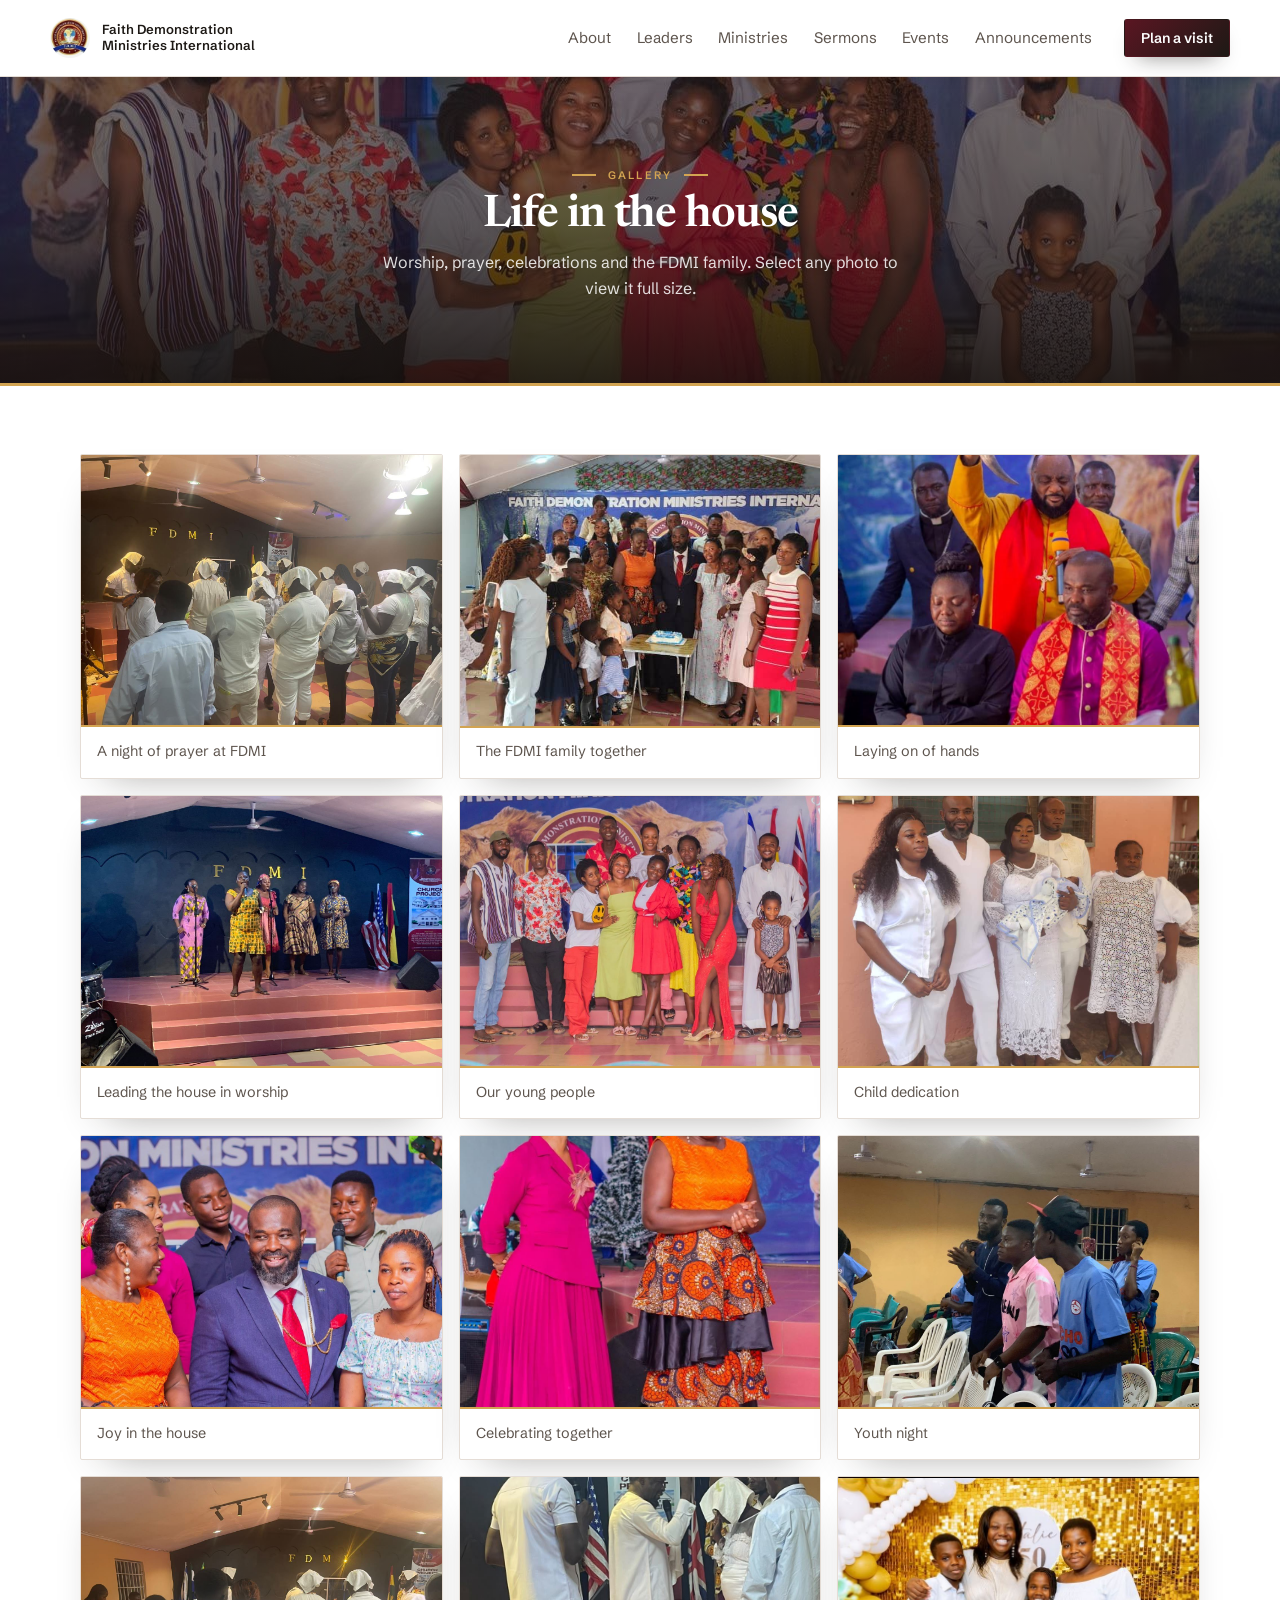
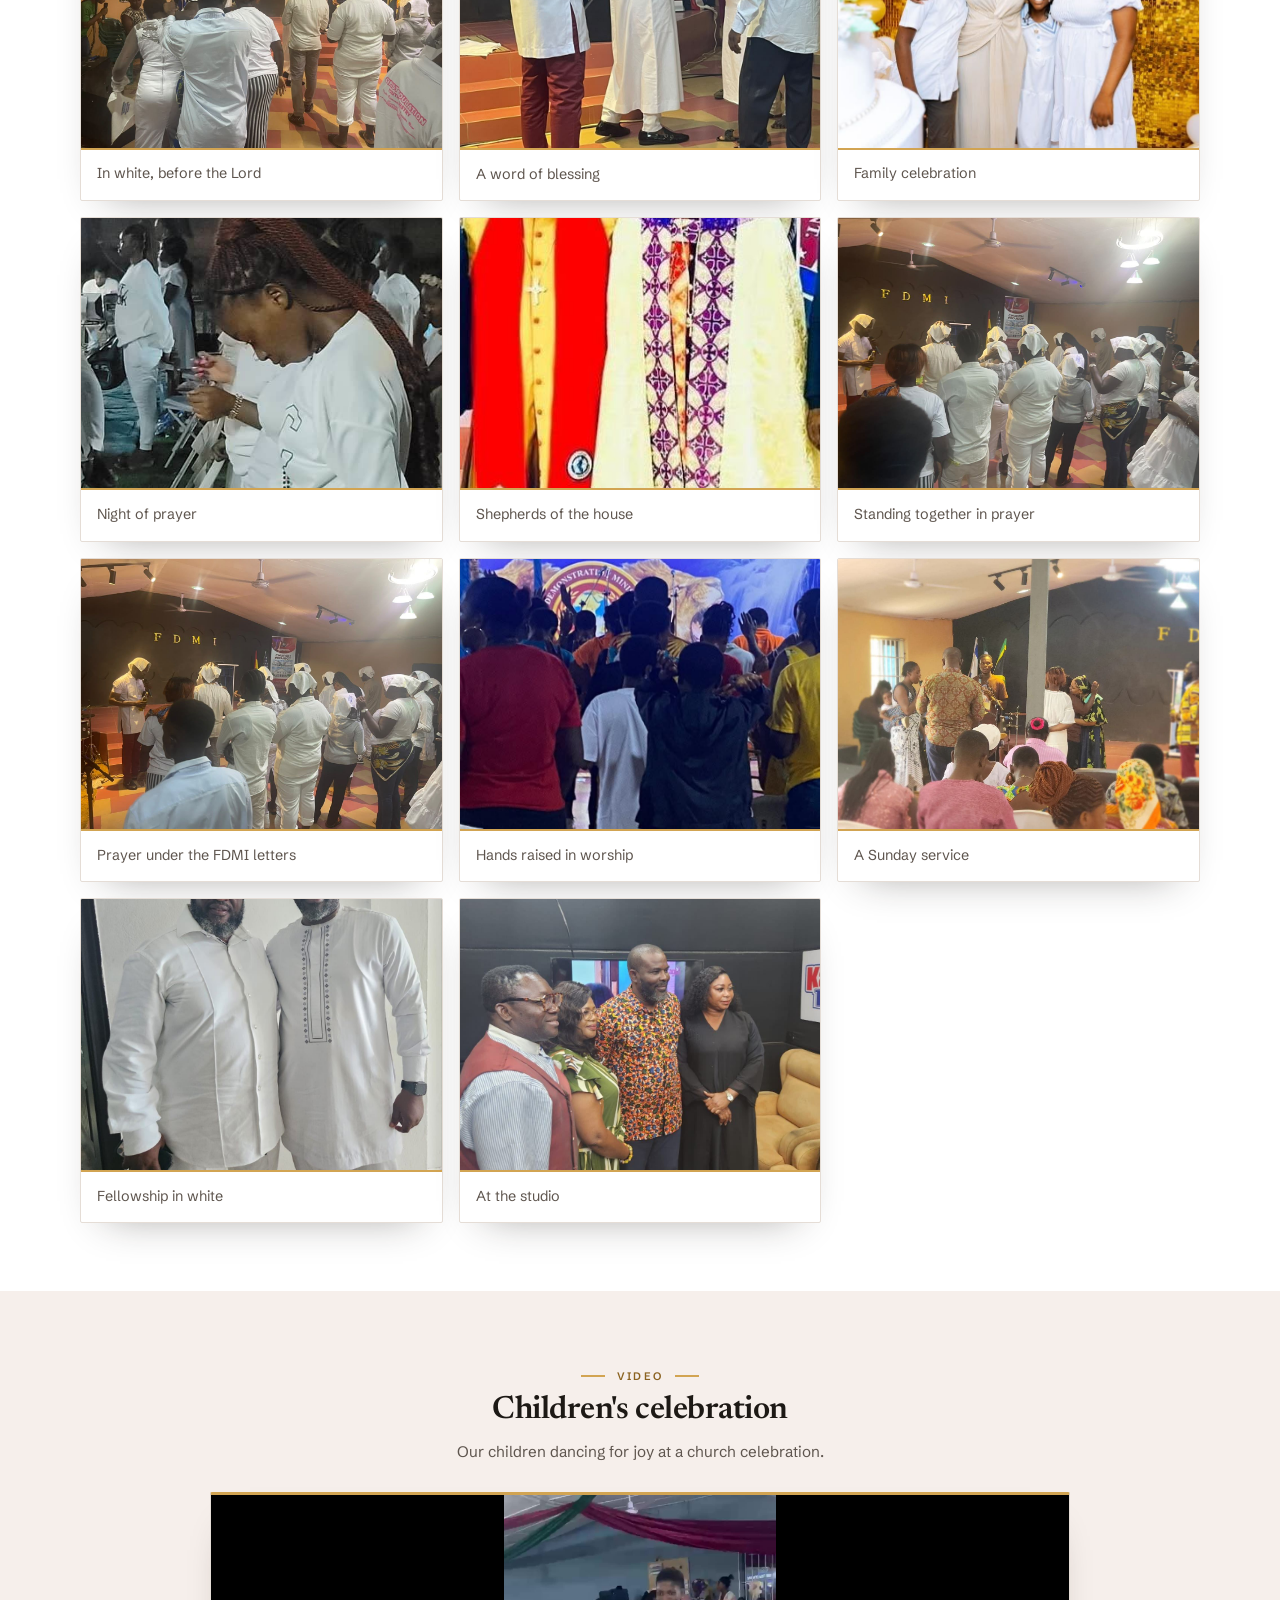
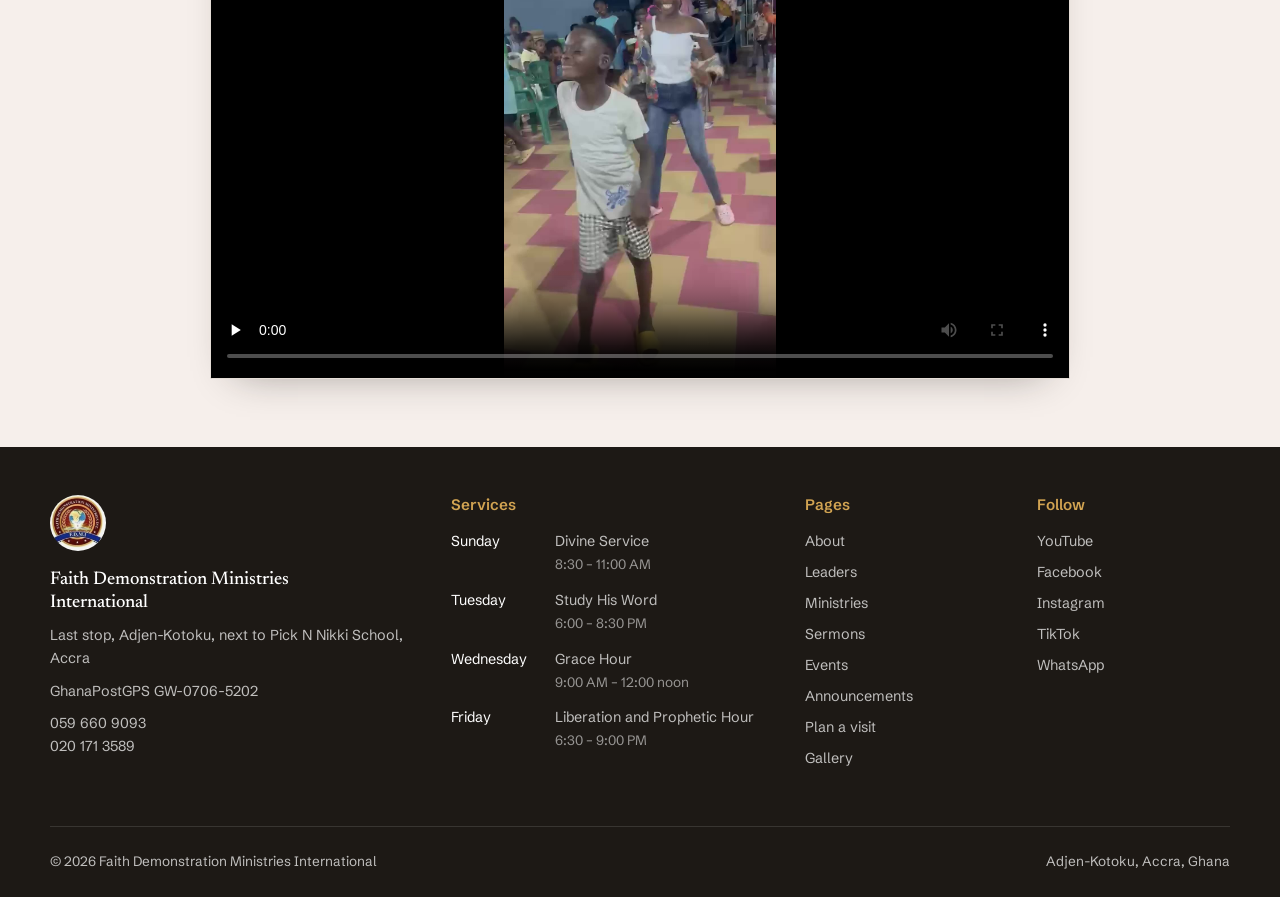
<file: gallery.html>
<!DOCTYPE html>
<html lang="en-GH">
<head>
<meta charset="utf-8">
<meta name="viewport" content="width=device-width, initial-scale=1, viewport-fit=cover">
<title>Photos and Video | FDMI Church, Accra</title>
<meta name="description" content="Photos and video from worship, prayer, celebrations and church life at Faith Demonstration Ministries International, Accra.">
<meta name="robots" content="index, follow, max-image-preview:large, max-snippet:-1">
<meta name="author" content="Faith Demonstration Ministries International">
<meta name="theme-color" content="#1d1915">
<link rel="canonical" href="https://fdmi-church.vercel.app/gallery.html">
<meta name="geo.region" content="GH-AA">
<meta name="geo.placename" content="Adzen (Adjen-Kotoku), Ga West, Accra">
<meta name="geo.position" content="5.74170883;-0.35696792">
<meta name="ICBM" content="5.74170883, -0.35696792">
<meta property="og:type" content="website">
<meta property="og:site_name" content="Faith Demonstration Ministries International">
<meta property="og:locale" content="en_GH">
<meta property="og:url" content="https://fdmi-church.vercel.app/gallery.html">
<meta property="og:title" content="Photos and Video | FDMI Church, Accra">
<meta property="og:description" content="Photos and video from worship, prayer, celebrations and church life at Faith Demonstration Ministries International, Accra.">
<meta property="og:image" content="https://fdmi-church.vercel.app/assets/og/gallery.jpg">
<meta property="og:image:secure_url" content="https://fdmi-church.vercel.app/assets/og/gallery.jpg">
<meta property="og:image:type" content="image/jpeg">
<meta property="og:image:width" content="1200">
<meta property="og:image:height" content="630">
<meta property="og:image:alt" content="Gallery, Faith Demonstration Ministries International, Adjen-Kotoku, Accra">
<meta property="place:location:latitude" content="5.74170883">
<meta property="place:location:longitude" content="-0.35696792">
<meta name="twitter:card" content="summary_large_image">
<meta name="twitter:title" content="Photos and Video | FDMI Church, Accra">
<meta name="twitter:description" content="Photos and video from worship, prayer, celebrations and church life at Faith Demonstration Ministries International, Accra.">
<meta name="twitter:image" content="https://fdmi-church.vercel.app/assets/og/gallery.jpg">
<meta name="twitter:image:alt" content="Gallery, Faith Demonstration Ministries International">
<link rel="icon" href="assets/fdmi-crest.jpg">
<link rel="apple-touch-icon" href="assets/fdmi-crest.jpg">
<link rel="preconnect" href="https://fonts.googleapis.com">
<link rel="preconnect" href="https://fonts.gstatic.com" crossorigin>
<link href="https://fonts.googleapis.com/css2?family=Newsreader:ital,opsz,wght@0,6..72,400;0,6..72,500;0,6..72,600;1,6..72,400&family=Schibsted+Grotesk:wght@400;500;600&display=swap" rel="stylesheet">
<link rel="stylesheet" href="styles.css">
<script type="application/ld+json">
{
 "@context": "https://schema.org",
 "@graph": [
  {
   "@type": [
    "Church",
    "PlaceOfWorship"
   ],
   "@id": "https://fdmi-church.vercel.app/#church",
   "name": "Faith Demonstration Ministries International",
   "alternateName": "FDMI",
   "description": "A prophetic and apostolic church in Adzen (Adjen-Kotoku), Ga West, Accra, Ghana, led by Apostle Victor Annan.",
   "url": "https://fdmi-church.vercel.app/",
   "logo": "https://fdmi-church.vercel.app/assets/fdmi-crest.jpg",
   "image": [
    "https://fdmi-church.vercel.app/assets/photos/worship-team.jpg",
    "https://fdmi-church.vercel.app/assets/photos/church-family.jpg"
   ],
   "telephone": "+233596609093",
   "contactPoint": [
    {
     "@type": "ContactPoint",
     "telephone": "+233596609093",
     "contactType": "customer service",
     "areaServed": "GH",
     "availableLanguage": [
      "en"
     ]
    },
    {
     "@type": "ContactPoint",
     "telephone": "+233201713589",
     "contactType": "customer service",
     "areaServed": "GH",
     "availableLanguage": [
      "en"
     ]
    }
   ],
   "address": {
    "@type": "PostalAddress",
    "streetAddress": "Last stop, Adjen-Kotoku, next to Pick N Nikki School",
    "addressLocality": "Adzen, Ga West",
    "addressRegion": "Greater Accra",
    "postalCode": "GW-0706-5202",
    "addressCountry": "GH"
   },
   "geo": {
    "@type": "GeoCoordinates",
    "latitude": 5.74170883,
    "longitude": -0.35696792
   },
   "hasMap": "https://www.google.com/maps?q=5.74170883,-0.35696792",
   "openingHoursSpecification": [
    {
     "@type": "OpeningHoursSpecification",
     "dayOfWeek": "https://schema.org/Sunday",
     "opens": "08:30",
     "closes": "11:00",
     "description": "Divine Service"
    },
    {
     "@type": "OpeningHoursSpecification",
     "dayOfWeek": "https://schema.org/Tuesday",
     "opens": "18:00",
     "closes": "20:30",
     "description": "Study His Word"
    },
    {
     "@type": "OpeningHoursSpecification",
     "dayOfWeek": "https://schema.org/Wednesday",
     "opens": "09:00",
     "closes": "12:00",
     "description": "Grace Hour"
    },
    {
     "@type": "OpeningHoursSpecification",
     "dayOfWeek": "https://schema.org/Friday",
     "opens": "18:30",
     "closes": "21:00",
     "description": "Liberation and Prophetic Hour"
    }
   ],
   "member": [
    {
     "@type": "Person",
     "name": "Apostle Victor Annan",
     "jobTitle": "Head of the ministry"
    },
    {
     "@type": "Person",
     "name": "Rev. Mrs Natalie Annan",
     "jobTitle": "Minister"
    }
   ],
   "sameAs": [
    "https://www.instagram.com/apostlevictorannan",
    "https://www.tiktok.com/@apostlevictorannan",
    "https://ghanapostgps.com/map/?gps=GW07065202"
   ],
   "slogan": "To raise an indigenous and self-supporting church, and to demonstrate the love of God in our generation."
  },
  {
   "@type": "WebSite",
   "@id": "https://fdmi-church.vercel.app/#website",
   "url": "https://fdmi-church.vercel.app/",
   "name": "Faith Demonstration Ministries International",
   "alternateName": "FDMI",
   "inLanguage": "en-GH",
   "publisher": {
    "@id": "https://fdmi-church.vercel.app/#church"
   }
  },
  {
   "@type": "WebPage",
   "@id": "https://fdmi-church.vercel.app/gallery.html#webpage",
   "url": "https://fdmi-church.vercel.app/gallery.html",
   "name": "Photos and Video | FDMI Church, Accra",
   "description": "Photos and video from worship, prayer, celebrations and church life at Faith Demonstration Ministries International, Accra.",
   "isPartOf": {
    "@id": "https://fdmi-church.vercel.app/#website"
   },
   "about": {
    "@id": "https://fdmi-church.vercel.app/#church"
   },
   "primaryImageOfPage": "https://fdmi-church.vercel.app/assets/og/gallery.jpg",
   "inLanguage": "en-GH"
  },
  {
   "@type": "BreadcrumbList",
   "itemListElement": [
    {
     "@type": "ListItem",
     "position": 1,
     "name": "Home",
     "item": "https://fdmi-church.vercel.app/"
    },
    {
     "@type": "ListItem",
     "position": 2,
     "name": "Gallery",
     "item": "https://fdmi-church.vercel.app/gallery.html"
    }
   ]
  }
 ]
}
</script>
</head>
<body class="page-gallery">
<a class="skip" href="#main">Skip to content</a>
<header class="site-header">
  <div class="container header-inner">
    <a class="logo" href="index.html" aria-label="Faith Demonstration Ministries International, home">
      <img src="assets/fdmi-crest.jpg" alt="" width="40" height="40">
      <span>Faith Demonstration<br>Ministries International</span>
    </a>
    <nav class="site-nav" id="site-nav" aria-label="Main">
      <ul>
        <li><a href="about.html">About</a></li>
        <li><a href="leaders.html">Leaders</a></li>
        <li><a href="ministries.html">Ministries</a></li>
        <li><a href="sermons.html">Sermons</a></li>
        <li><a href="events.html">Events</a></li>
        <li><a href="announcements.html">Announcements</a></li>
      </ul>
      <a class="btn btn-dark nav-visit" href="visit.html">Plan a visit</a>
    </nav>
    <button class="menu-toggle" type="button" aria-expanded="false" aria-controls="site-nav">Menu</button>
  </div>
</header>
<main id="main">
<section class="page-hero">
  <img class="page-hero-img" src="assets/photos/youth.jpg" alt="" style="object-position:50% 35%" fetchpriority="high">
  <div class="narrow page-hero-body">
    <p class="kicker kicker-light">Gallery</p>
    <h1>Life in the house</h1>
    <p>Worship, prayer, celebrations and the FDMI family. Select any photo to view it full size.</p>
  </div>
</section>

<section class="h-sec">
  <div class="narrow-wide">
    <div class="photo-grid">
      <figure class="card photo-frame"><a href="assets/photos/white-service-2.jpg" data-lightbox><img src="assets/photos/white-service-2.jpg" alt="A night of prayer at FDMI" loading="lazy"></a><figcaption>A night of prayer at FDMI</figcaption></figure>
      <figure class="card photo-frame"><a href="assets/photos/church-family.jpg" data-lightbox><img src="assets/photos/church-family.jpg" alt="The FDMI family together" loading="lazy"></a><figcaption>The FDMI family together</figcaption></figure>
      <figure class="card photo-frame"><a href="assets/photos/consecration.jpg" data-lightbox><img src="assets/photos/consecration.jpg" alt="Laying on of hands" loading="lazy"></a><figcaption>Laying on of hands</figcaption></figure>
      <figure class="card photo-frame"><a href="assets/photos/worship-team.jpg" data-lightbox><img src="assets/photos/worship-team.jpg" alt="Leading the house in worship" loading="lazy"></a><figcaption>Leading the house in worship</figcaption></figure>
      <figure class="card photo-frame"><a href="assets/photos/youth.jpg" data-lightbox><img src="assets/photos/youth.jpg" alt="Our young people" loading="lazy"></a><figcaption>Our young people</figcaption></figure>
      <figure class="card photo-frame"><a href="assets/photos/child-dedication.jpg" data-lightbox><img src="assets/photos/child-dedication.jpg" alt="Child dedication" loading="lazy"></a><figcaption>Child dedication</figcaption></figure>
      <figure class="card photo-frame"><a href="assets/photos/congregation-joy.jpg" data-lightbox><img src="assets/photos/congregation-joy.jpg" alt="Joy in the house" loading="lazy"></a><figcaption>Joy in the house</figcaption></figure>
      <figure class="card photo-frame"><a href="assets/photos/women-celebration.jpg" data-lightbox><img src="assets/photos/women-celebration.jpg" alt="Celebrating together" loading="lazy"></a><figcaption>Celebrating together</figcaption></figure>
      <figure class="card photo-frame"><a href="assets/photos/youth-night.jpg" data-lightbox><img src="assets/photos/youth-night.jpg" alt="Youth night" loading="lazy"></a><figcaption>Youth night</figcaption></figure>
      <figure class="card photo-frame"><a href="assets/photos/white-service-1.jpg" data-lightbox><img src="assets/photos/white-service-1.jpg" alt="In white, before the Lord" loading="lazy"></a><figcaption>In white, before the Lord</figcaption></figure>
      <figure class="card photo-frame"><a href="assets/photos/blessing.jpg" data-lightbox><img src="assets/photos/blessing.jpg" alt="A word of blessing" loading="lazy"></a><figcaption>A word of blessing</figcaption></figure>
      <figure class="card photo-frame"><a href="assets/photos/family-celebration.jpg" data-lightbox><img src="assets/photos/family-celebration.jpg" alt="Family celebration" loading="lazy"></a><figcaption>Family celebration</figcaption></figure>
      <figure class="card photo-frame"><a href="assets/photos/night-prayer.jpg" data-lightbox><img src="assets/photos/night-prayer.jpg" alt="Night of prayer" loading="lazy"></a><figcaption>Night of prayer</figcaption></figure>
      <figure class="card photo-frame"><a href="assets/photos/clergy-vestments.jpg" data-lightbox><img src="assets/photos/clergy-vestments.jpg" alt="Shepherds of the house" loading="lazy"></a><figcaption>Shepherds of the house</figcaption></figure>
      <figure class="card photo-frame"><a href="assets/photos/white-service-3.jpg" data-lightbox><img src="assets/photos/white-service-3.jpg" alt="Standing together in prayer" loading="lazy"></a><figcaption>Standing together in prayer</figcaption></figure>
      <figure class="card photo-frame"><a href="assets/photos/white-service-4.jpg" data-lightbox><img src="assets/photos/white-service-4.jpg" alt="Prayer under the FDMI letters" loading="lazy"></a><figcaption>Prayer under the FDMI letters</figcaption></figure>
      <figure class="card photo-frame"><a href="assets/photos/hands-raised.jpg" data-lightbox><img src="assets/photos/hands-raised.jpg" alt="Hands raised in worship" loading="lazy"></a><figcaption>Hands raised in worship</figcaption></figure>
      <figure class="card photo-frame"><a href="assets/photos/sunday-service.jpg" data-lightbox><img src="assets/photos/sunday-service.jpg" alt="A Sunday service" loading="lazy"></a><figcaption>A Sunday service</figcaption></figure>
      <figure class="card photo-frame"><a href="assets/photos/fellowship-in-white.jpg" data-lightbox><img src="assets/photos/fellowship-in-white.jpg" alt="Fellowship in white" loading="lazy"></a><figcaption>Fellowship in white</figcaption></figure>
      <figure class="card photo-frame"><a href="assets/photos/studio-visit.jpg" data-lightbox><img src="assets/photos/studio-visit.jpg" alt="At the studio" loading="lazy"></a><figcaption>At the studio</figcaption></figure>
    </div>
  </div>
</section>

<section class="h-sec h-tint">
  <div class="narrow">
    <header class="head-c">
      <p class="kicker">Video</p>
      <h2>Children's celebration</h2>
      <p class="head-sub">Our children dancing for joy at a church celebration.</p>
    </header>
    <div class="card video-card">
      <video controls preload="none" playsinline poster="assets/video/children-celebration.jpg">
        <source src="assets/video/children-celebration.mp4" type="video/mp4">
      </video>
    </div>
  </div>
</section>
<div class="lightbox" id="lightbox" hidden>
  <button class="lb-close" type="button">Close</button>
  <button class="lb-prev" type="button" aria-label="Previous photo">&#8592;</button>
  <figure><img alt=""><figcaption></figcaption></figure>
  <button class="lb-next" type="button" aria-label="Next photo">&#8594;</button>
</div>
</main>
<footer class="site-footer">
  <div class="container footer-grid">
    <div class="footer-about">
      <img src="assets/fdmi-crest.jpg" alt="" width="56" height="56">
      <p class="footer-name">Faith Demonstration Ministries International</p>
      <p>Last stop, Adjen-Kotoku, next to Pick N Nikki School, Accra</p>
      <p>GhanaPostGPS <a href="https://ghanapostgps.com/map/?gps=GW07065202">GW-0706-5202</a></p>
      <p><a href="tel:+233596609093">059 660 9093</a><br><a href="tel:+233201713589">020 171 3589</a></p>
    </div>
    <div>
      <h2 class="footer-h">Services</h2>
      <ul class="footer-times">
        <li><span>Sunday</span><span>Divine Service<br><small>8:30 – 11:00 AM</small></span></li>
        <li><span>Tuesday</span><span>Study His Word<br><small>6:00 – 8:30 PM</small></span></li>
        <li><span>Wednesday</span><span>Grace Hour<br><small>9:00 AM – 12:00 noon</small></span></li>
        <li><span>Friday</span><span>Liberation and Prophetic Hour<br><small>6:30 – 9:00 PM</small></span></li>
      </ul>
    </div>
    <div>
      <h2 class="footer-h">Pages</h2>
      <ul class="footer-list">
        <li><a href="about.html">About</a></li>
        <li><a href="leaders.html">Leaders</a></li>
        <li><a href="ministries.html">Ministries</a></li>
        <li><a href="sermons.html">Sermons</a></li>
        <li><a href="events.html">Events</a></li>
        <li><a href="announcements.html">Announcements</a></li>
        <li><a href="visit.html">Plan a visit</a></li>
        <li><a href="gallery.html">Gallery</a></li>
      </ul>
    </div>
    <div>
      <h2 class="footer-h">Follow</h2>
      <ul class="footer-list">
        <li><a href="https://www.youtube.com/results?search_query=faith+demonstration+ministries+victor+annan">YouTube</a></li>
        <li><a href="https://www.facebook.com/search/top?q=FAITH%20Demonstration%20Ministries%20International">Facebook</a></li>
        <li><a href="https://www.instagram.com/apostlevictorannan">Instagram</a></li>
        <li><a href="https://www.tiktok.com/@apostlevictorannan">TikTok</a></li>
        <li><a href="https://wa.me/233596609093">WhatsApp</a></li>
      </ul>
    </div>
  </div>
  <div class="container footer-base">
    <p>&copy; <span data-year>2026</span> Faith Demonstration Ministries International</p>
    <p>Adjen-Kotoku, Accra, Ghana</p>
  </div>
</footer>
<script src="script.js"></script>
</body>
</html>
</file>
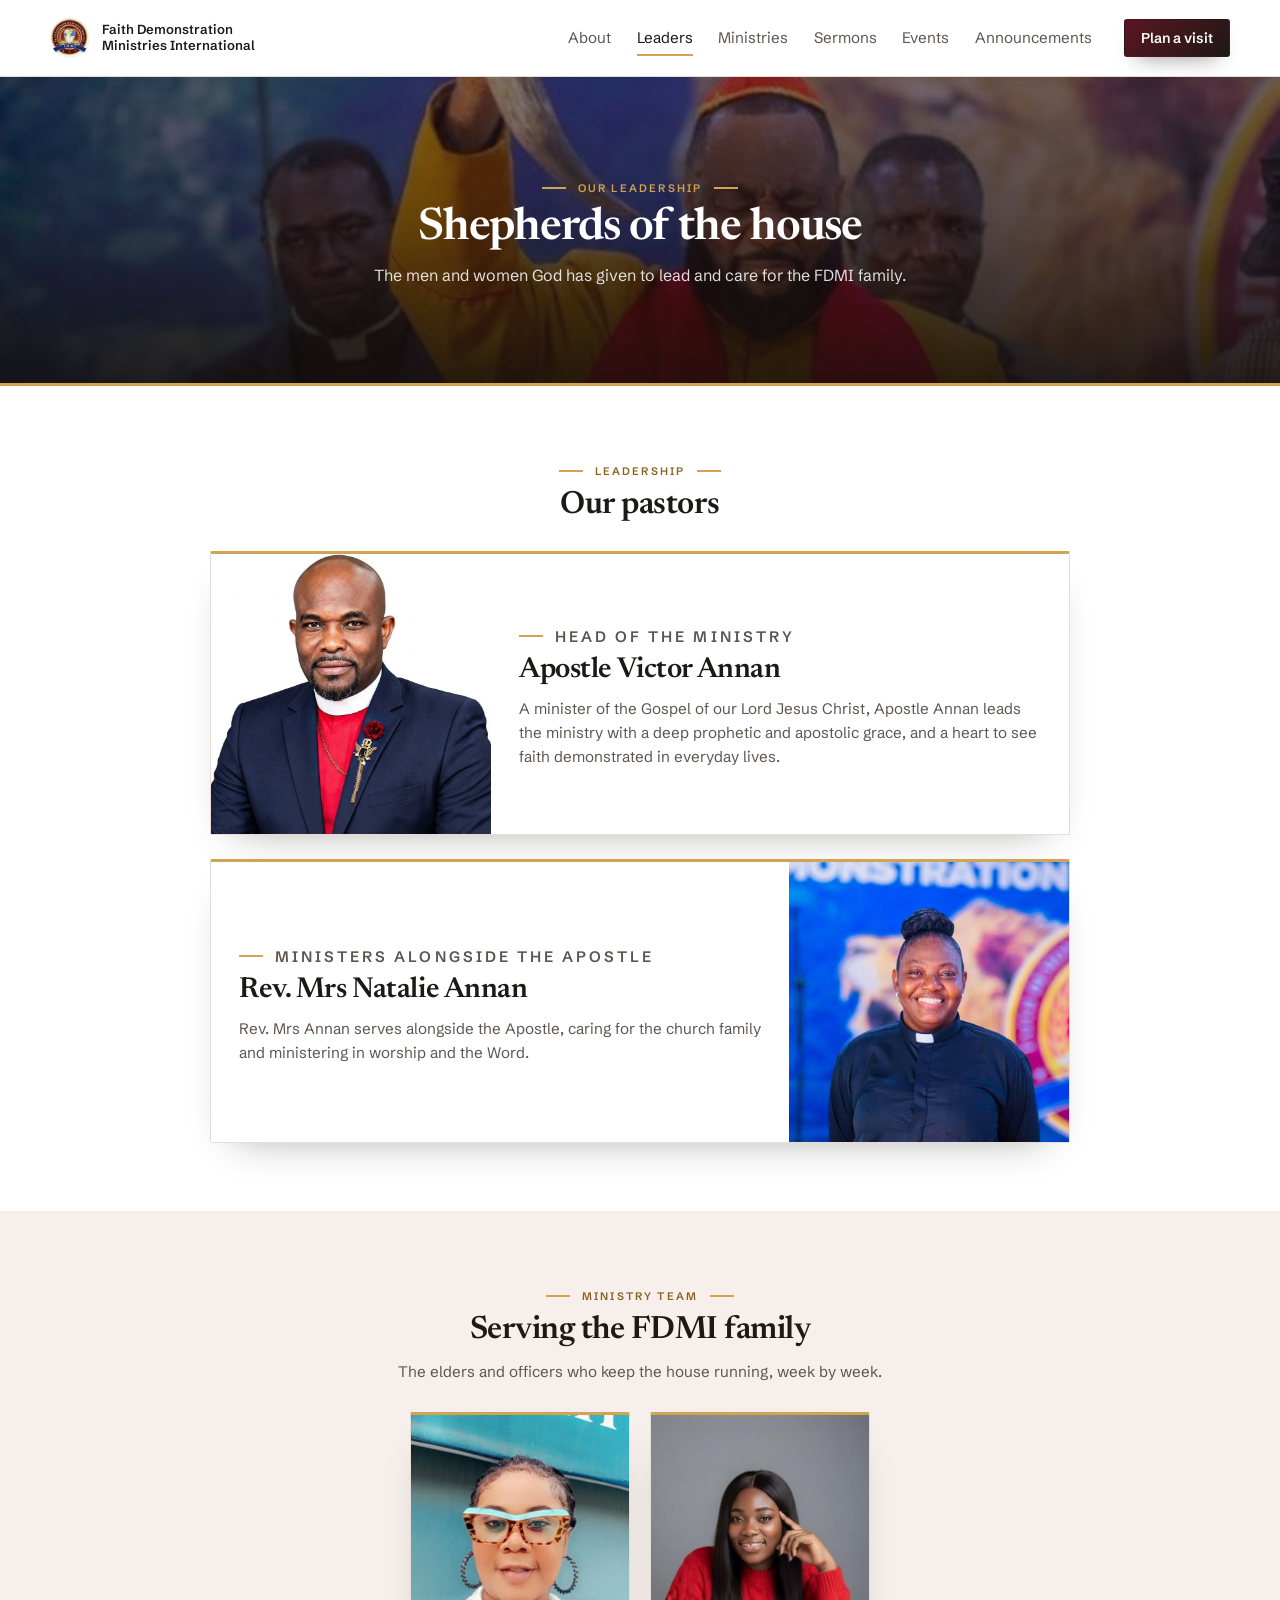
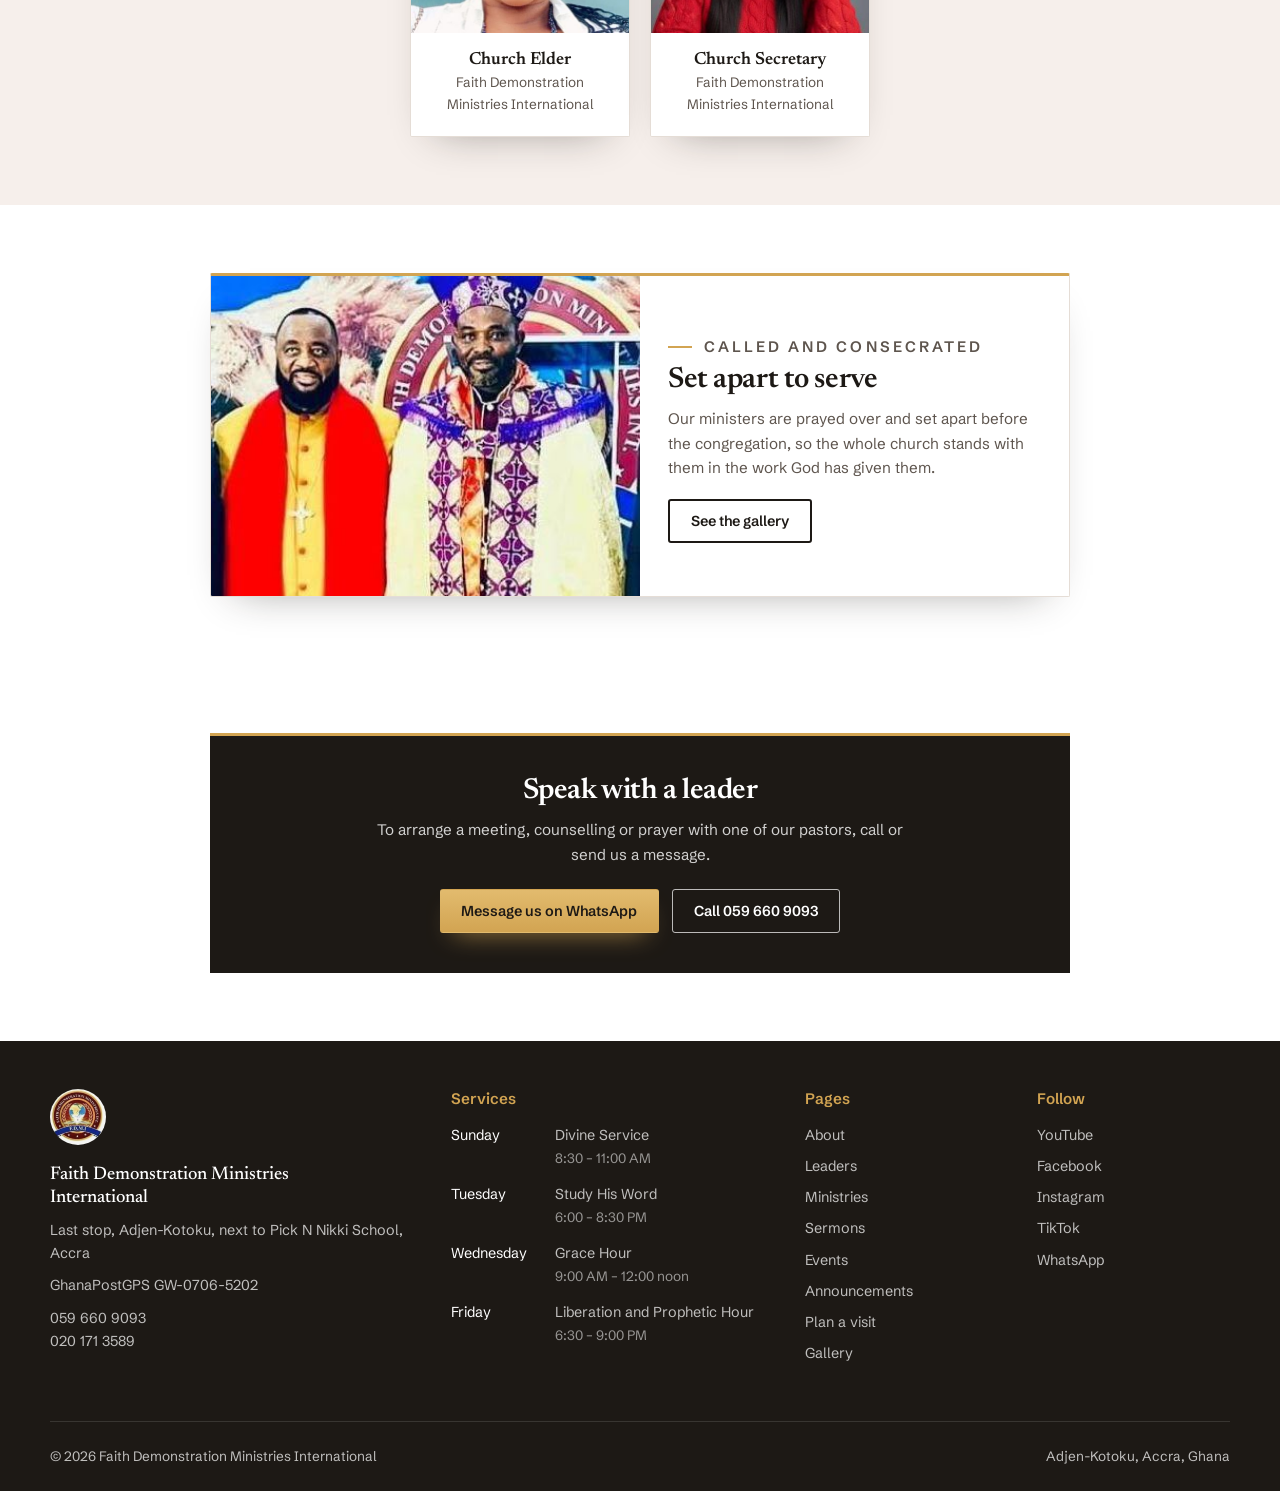
<file: leaders.html>
<!DOCTYPE html>
<html lang="en-GH">
<head>
<meta charset="utf-8">
<meta name="viewport" content="width=device-width, initial-scale=1, viewport-fit=cover">
<title>Leaders | Apostle Victor Annan | FDMI Accra</title>
<meta name="description" content="Meet the leadership of Faith Demonstration Ministries International: Apostle Victor Annan, Rev. Mrs Natalie Annan and the ministry team.">
<meta name="robots" content="index, follow, max-image-preview:large, max-snippet:-1">
<meta name="author" content="Faith Demonstration Ministries International">
<meta name="theme-color" content="#1d1915">
<link rel="canonical" href="https://fdmi-church.vercel.app/leaders.html">
<meta name="geo.region" content="GH-AA">
<meta name="geo.placename" content="Adzen (Adjen-Kotoku), Ga West, Accra">
<meta name="geo.position" content="5.74170883;-0.35696792">
<meta name="ICBM" content="5.74170883, -0.35696792">
<meta property="og:type" content="website">
<meta property="og:site_name" content="Faith Demonstration Ministries International">
<meta property="og:locale" content="en_GH">
<meta property="og:url" content="https://fdmi-church.vercel.app/leaders.html">
<meta property="og:title" content="Leaders | Apostle Victor Annan | FDMI Accra">
<meta property="og:description" content="Meet the leadership of Faith Demonstration Ministries International: Apostle Victor Annan, Rev. Mrs Natalie Annan and the ministry team.">
<meta property="og:image" content="https://fdmi-church.vercel.app/assets/og/leaders.jpg">
<meta property="og:image:secure_url" content="https://fdmi-church.vercel.app/assets/og/leaders.jpg">
<meta property="og:image:type" content="image/jpeg">
<meta property="og:image:width" content="1200">
<meta property="og:image:height" content="630">
<meta property="og:image:alt" content="Leaders, Faith Demonstration Ministries International, Adjen-Kotoku, Accra">
<meta property="place:location:latitude" content="5.74170883">
<meta property="place:location:longitude" content="-0.35696792">
<meta name="twitter:card" content="summary_large_image">
<meta name="twitter:title" content="Leaders | Apostle Victor Annan | FDMI Accra">
<meta name="twitter:description" content="Meet the leadership of Faith Demonstration Ministries International: Apostle Victor Annan, Rev. Mrs Natalie Annan and the ministry team.">
<meta name="twitter:image" content="https://fdmi-church.vercel.app/assets/og/leaders.jpg">
<meta name="twitter:image:alt" content="Leaders, Faith Demonstration Ministries International">
<link rel="icon" href="assets/fdmi-crest.jpg">
<link rel="apple-touch-icon" href="assets/fdmi-crest.jpg">
<link rel="preconnect" href="https://fonts.googleapis.com">
<link rel="preconnect" href="https://fonts.gstatic.com" crossorigin>
<link href="https://fonts.googleapis.com/css2?family=Newsreader:ital,opsz,wght@0,6..72,400;0,6..72,500;0,6..72,600;1,6..72,400&family=Schibsted+Grotesk:wght@400;500;600&display=swap" rel="stylesheet">
<link rel="stylesheet" href="styles.css">
<script type="application/ld+json">
{
 "@context": "https://schema.org",
 "@graph": [
  {
   "@type": [
    "Church",
    "PlaceOfWorship"
   ],
   "@id": "https://fdmi-church.vercel.app/#church",
   "name": "Faith Demonstration Ministries International",
   "alternateName": "FDMI",
   "description": "A prophetic and apostolic church in Adzen (Adjen-Kotoku), Ga West, Accra, Ghana, led by Apostle Victor Annan.",
   "url": "https://fdmi-church.vercel.app/",
   "logo": "https://fdmi-church.vercel.app/assets/fdmi-crest.jpg",
   "image": [
    "https://fdmi-church.vercel.app/assets/photos/worship-team.jpg",
    "https://fdmi-church.vercel.app/assets/photos/church-family.jpg"
   ],
   "telephone": "+233596609093",
   "contactPoint": [
    {
     "@type": "ContactPoint",
     "telephone": "+233596609093",
     "contactType": "customer service",
     "areaServed": "GH",
     "availableLanguage": [
      "en"
     ]
    },
    {
     "@type": "ContactPoint",
     "telephone": "+233201713589",
     "contactType": "customer service",
     "areaServed": "GH",
     "availableLanguage": [
      "en"
     ]
    }
   ],
   "address": {
    "@type": "PostalAddress",
    "streetAddress": "Last stop, Adjen-Kotoku, next to Pick N Nikki School",
    "addressLocality": "Adzen, Ga West",
    "addressRegion": "Greater Accra",
    "postalCode": "GW-0706-5202",
    "addressCountry": "GH"
   },
   "geo": {
    "@type": "GeoCoordinates",
    "latitude": 5.74170883,
    "longitude": -0.35696792
   },
   "hasMap": "https://www.google.com/maps?q=5.74170883,-0.35696792",
   "openingHoursSpecification": [
    {
     "@type": "OpeningHoursSpecification",
     "dayOfWeek": "https://schema.org/Sunday",
     "opens": "08:30",
     "closes": "11:00",
     "description": "Divine Service"
    },
    {
     "@type": "OpeningHoursSpecification",
     "dayOfWeek": "https://schema.org/Tuesday",
     "opens": "18:00",
     "closes": "20:30",
     "description": "Study His Word"
    },
    {
     "@type": "OpeningHoursSpecification",
     "dayOfWeek": "https://schema.org/Wednesday",
     "opens": "09:00",
     "closes": "12:00",
     "description": "Grace Hour"
    },
    {
     "@type": "OpeningHoursSpecification",
     "dayOfWeek": "https://schema.org/Friday",
     "opens": "18:30",
     "closes": "21:00",
     "description": "Liberation and Prophetic Hour"
    }
   ],
   "member": [
    {
     "@type": "Person",
     "name": "Apostle Victor Annan",
     "jobTitle": "Head of the ministry"
    },
    {
     "@type": "Person",
     "name": "Rev. Mrs Natalie Annan",
     "jobTitle": "Minister"
    }
   ],
   "sameAs": [
    "https://www.instagram.com/apostlevictorannan",
    "https://www.tiktok.com/@apostlevictorannan",
    "https://ghanapostgps.com/map/?gps=GW07065202"
   ],
   "slogan": "To raise an indigenous and self-supporting church, and to demonstrate the love of God in our generation."
  },
  {
   "@type": "WebSite",
   "@id": "https://fdmi-church.vercel.app/#website",
   "url": "https://fdmi-church.vercel.app/",
   "name": "Faith Demonstration Ministries International",
   "alternateName": "FDMI",
   "inLanguage": "en-GH",
   "publisher": {
    "@id": "https://fdmi-church.vercel.app/#church"
   }
  },
  {
   "@type": "WebPage",
   "@id": "https://fdmi-church.vercel.app/leaders.html#webpage",
   "url": "https://fdmi-church.vercel.app/leaders.html",
   "name": "Leaders | Apostle Victor Annan | FDMI Accra",
   "description": "Meet the leadership of Faith Demonstration Ministries International: Apostle Victor Annan, Rev. Mrs Natalie Annan and the ministry team.",
   "isPartOf": {
    "@id": "https://fdmi-church.vercel.app/#website"
   },
   "about": {
    "@id": "https://fdmi-church.vercel.app/#church"
   },
   "primaryImageOfPage": "https://fdmi-church.vercel.app/assets/og/leaders.jpg",
   "inLanguage": "en-GH"
  },
  {
   "@type": "BreadcrumbList",
   "itemListElement": [
    {
     "@type": "ListItem",
     "position": 1,
     "name": "Home",
     "item": "https://fdmi-church.vercel.app/"
    },
    {
     "@type": "ListItem",
     "position": 2,
     "name": "Leaders",
     "item": "https://fdmi-church.vercel.app/leaders.html"
    }
   ]
  }
 ]
}
</script>
</head>
<body class="page-leaders">
<a class="skip" href="#main">Skip to content</a>
<header class="site-header">
  <div class="container header-inner">
    <a class="logo" href="index.html" aria-label="Faith Demonstration Ministries International, home">
      <img src="assets/fdmi-crest.jpg" alt="" width="40" height="40">
      <span>Faith Demonstration<br>Ministries International</span>
    </a>
    <nav class="site-nav" id="site-nav" aria-label="Main">
      <ul>
        <li><a href="about.html">About</a></li>
        <li><a href="leaders.html" aria-current="page">Leaders</a></li>
        <li><a href="ministries.html">Ministries</a></li>
        <li><a href="sermons.html">Sermons</a></li>
        <li><a href="events.html">Events</a></li>
        <li><a href="announcements.html">Announcements</a></li>
      </ul>
      <a class="btn btn-dark nav-visit" href="visit.html">Plan a visit</a>
    </nav>
    <button class="menu-toggle" type="button" aria-expanded="false" aria-controls="site-nav">Menu</button>
  </div>
</header>
<main id="main">
<section class="page-hero">
  <img class="page-hero-img" src="assets/photos/consecration.jpg" alt="" style="object-position:50% 25%" fetchpriority="high">
  <div class="narrow page-hero-body">
    <p class="kicker kicker-light">Our leadership</p>
    <h1>Shepherds of the house</h1>
    <p>The men and women God has given to lead and care for the FDMI family.</p>
  </div>
</section>

<section class="h-sec">
  <div class="narrow">
    <header class="head-c">
      <p class="kicker">Leadership</p>
      <h2>Our pastors</h2>
    </header>
    <article class="card profile-card">
      <div class="profile-img"><img src="assets/victor-annan.jpg" alt="Apostle Victor Annan" loading="lazy" style="object-position:50% 8%"></div>
      <div class="card-body">
        <p class="kicker kicker-left">Head of the ministry</p>
        <h2>Apostle Victor Annan</h2>
        <p>A minister of the Gospel of our Lord Jesus Christ, Apostle Annan leads the ministry with a deep prophetic and apostolic grace, and a heart to see faith demonstrated in everyday lives.</p>
      </div>
    </article>
    <article class="card profile-card profile-flip">
      <div class="profile-img"><img src="assets/natalie-annan.jpg" alt="Rev. Mrs Natalie Annan" loading="lazy" style="object-position:50% 12%"></div>
      <div class="card-body">
        <p class="kicker kicker-left">Ministers alongside the Apostle</p>
        <h2>Rev. Mrs Natalie Annan</h2>
        <p>Rev. Mrs Annan serves alongside the Apostle, caring for the church family and ministering in worship and the Word.</p>
      </div>
    </article>
  </div>
</section>

<section class="h-sec h-tint">
  <div class="narrow">
    <header class="head-c">
      <p class="kicker">Ministry team</p>
      <h2>Serving the FDMI family</h2>
      <p class="head-sub">The elders and officers who keep the house running, week by week.</p>
    </header>
    <div class="member-grid">
      <figure class="card member-card">
        <img src="assets/people/church-elder.jpg" alt="FDMI Church Elder" loading="lazy">
        <figcaption><strong>Church Elder</strong><span>Faith Demonstration Ministries International</span></figcaption>
      </figure>
      <figure class="card member-card">
        <img src="assets/people/church-secretary.jpg" alt="FDMI Church Secretary" loading="lazy">
        <figcaption><strong>Church Secretary</strong><span>Faith Demonstration Ministries International</span></figcaption>
      </figure>
    </div>
  </div>
</section>

<section class="h-sec">
  <div class="narrow">
    <article class="card split-card">
      <div class="split-card-img"><img src="assets/photos/clergy-vestments.jpg" alt="Two ministers in clerical robes at FDMI" loading="lazy" style="object-position:50% 18%"></div>
      <div class="card-body">
        <p class="kicker kicker-left">Called and consecrated</p>
        <h2>Set apart to serve</h2>
        <p>Our ministers are prayed over and set apart before the congregation, so the whole church stands with them in the work God has given them.</p>
        <a class="btn btn-outline" href="gallery.html">See the gallery</a>
      </div>
    </article>
  </div>
</section>

<section class="h-sec">
  <div class="narrow">
    <div class="cta-box">
      <h2>Speak with a leader</h2>
      <p>To arrange a meeting, counselling or prayer with one of our pastors, call or send us a message.</p>
      <div class="cta-actions">
        <a class="btn btn-gold" href="https://wa.me/233596609093">Message us on WhatsApp</a>
        <a class="btn btn-ghost" href="tel:+233596609093">Call 059 660 9093</a>
      </div>
    </div>
  </div>
</section>
</main>
<footer class="site-footer">
  <div class="container footer-grid">
    <div class="footer-about">
      <img src="assets/fdmi-crest.jpg" alt="" width="56" height="56">
      <p class="footer-name">Faith Demonstration Ministries International</p>
      <p>Last stop, Adjen-Kotoku, next to Pick N Nikki School, Accra</p>
      <p>GhanaPostGPS <a href="https://ghanapostgps.com/map/?gps=GW07065202">GW-0706-5202</a></p>
      <p><a href="tel:+233596609093">059 660 9093</a><br><a href="tel:+233201713589">020 171 3589</a></p>
    </div>
    <div>
      <h2 class="footer-h">Services</h2>
      <ul class="footer-times">
        <li><span>Sunday</span><span>Divine Service<br><small>8:30 – 11:00 AM</small></span></li>
        <li><span>Tuesday</span><span>Study His Word<br><small>6:00 – 8:30 PM</small></span></li>
        <li><span>Wednesday</span><span>Grace Hour<br><small>9:00 AM – 12:00 noon</small></span></li>
        <li><span>Friday</span><span>Liberation and Prophetic Hour<br><small>6:30 – 9:00 PM</small></span></li>
      </ul>
    </div>
    <div>
      <h2 class="footer-h">Pages</h2>
      <ul class="footer-list">
        <li><a href="about.html">About</a></li>
        <li><a href="leaders.html">Leaders</a></li>
        <li><a href="ministries.html">Ministries</a></li>
        <li><a href="sermons.html">Sermons</a></li>
        <li><a href="events.html">Events</a></li>
        <li><a href="announcements.html">Announcements</a></li>
        <li><a href="visit.html">Plan a visit</a></li>
        <li><a href="gallery.html">Gallery</a></li>
      </ul>
    </div>
    <div>
      <h2 class="footer-h">Follow</h2>
      <ul class="footer-list">
        <li><a href="https://www.youtube.com/results?search_query=faith+demonstration+ministries+victor+annan">YouTube</a></li>
        <li><a href="https://www.facebook.com/search/top?q=FAITH%20Demonstration%20Ministries%20International">Facebook</a></li>
        <li><a href="https://www.instagram.com/apostlevictorannan">Instagram</a></li>
        <li><a href="https://www.tiktok.com/@apostlevictorannan">TikTok</a></li>
        <li><a href="https://wa.me/233596609093">WhatsApp</a></li>
      </ul>
    </div>
  </div>
  <div class="container footer-base">
    <p>&copy; <span data-year>2026</span> Faith Demonstration Ministries International</p>
    <p>Adjen-Kotoku, Accra, Ghana</p>
  </div>
</footer>
<script src="script.js"></script>
</body>
</html>
</file>
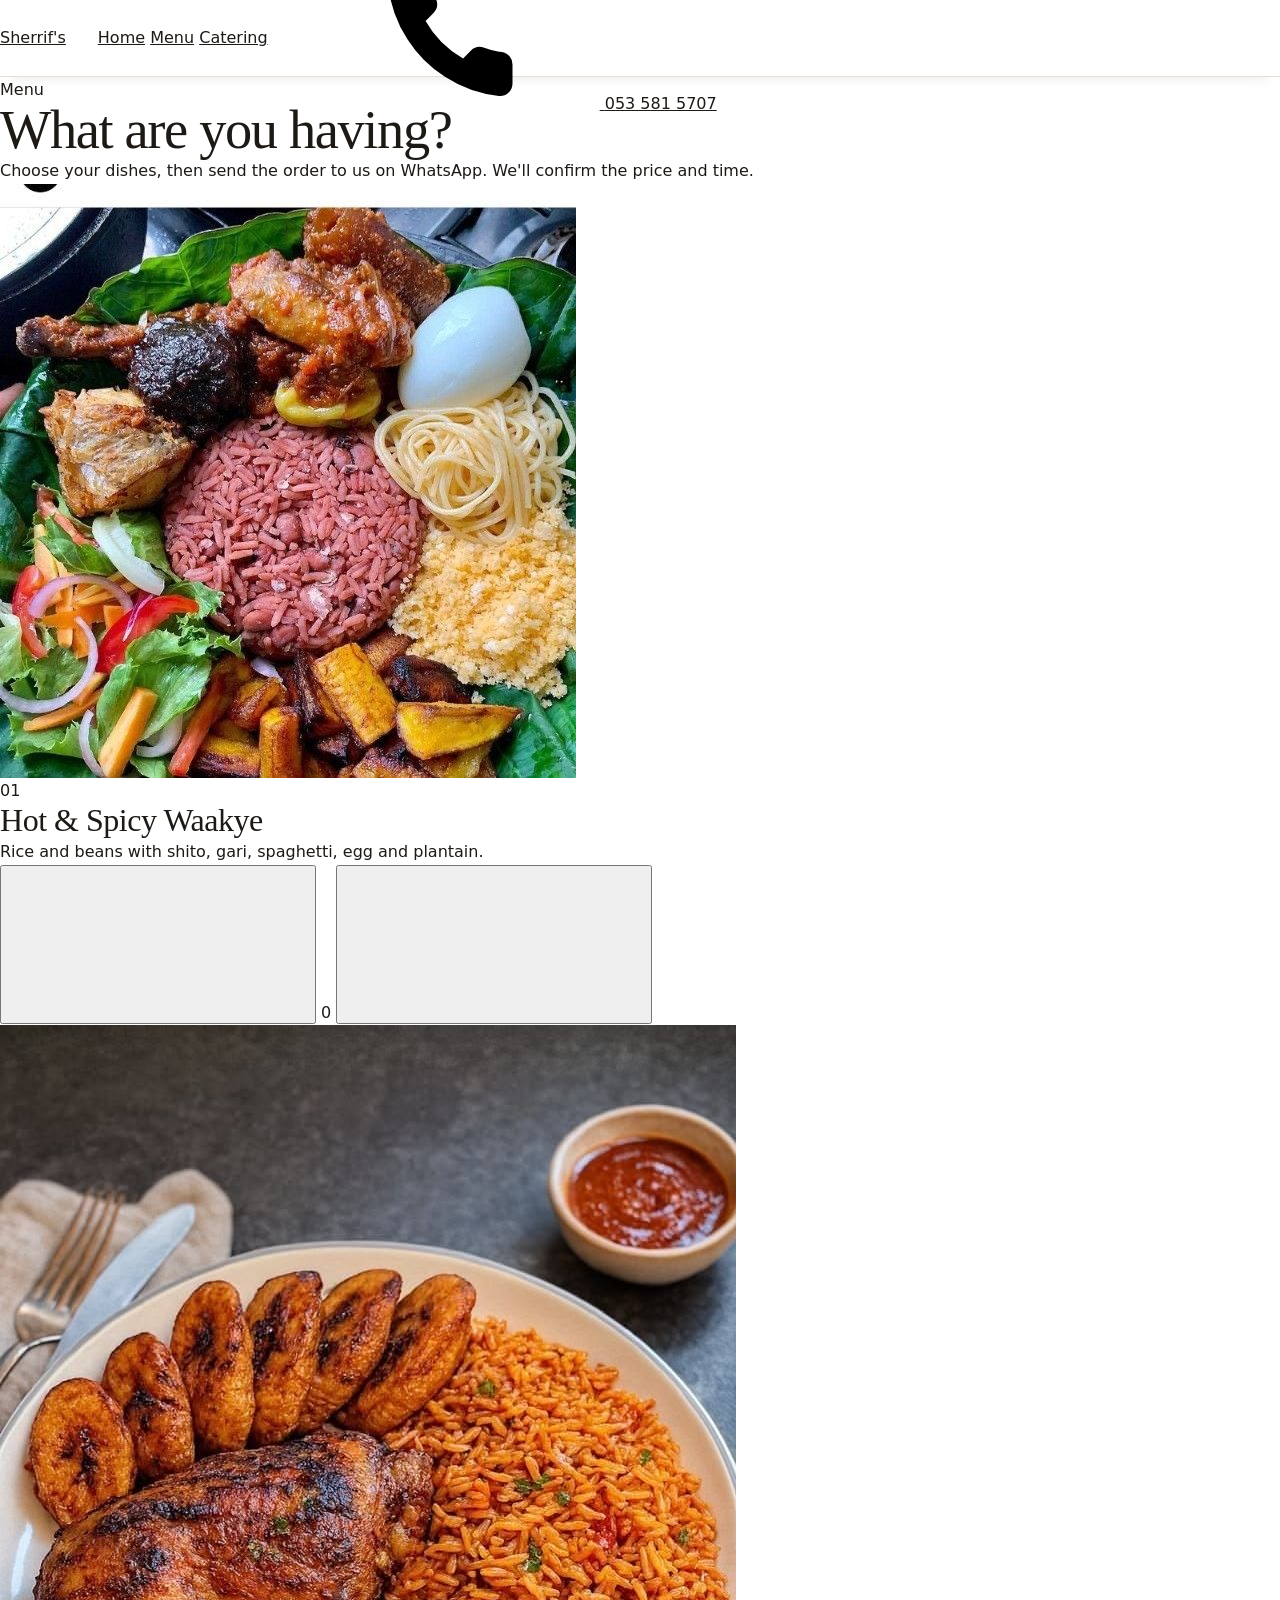
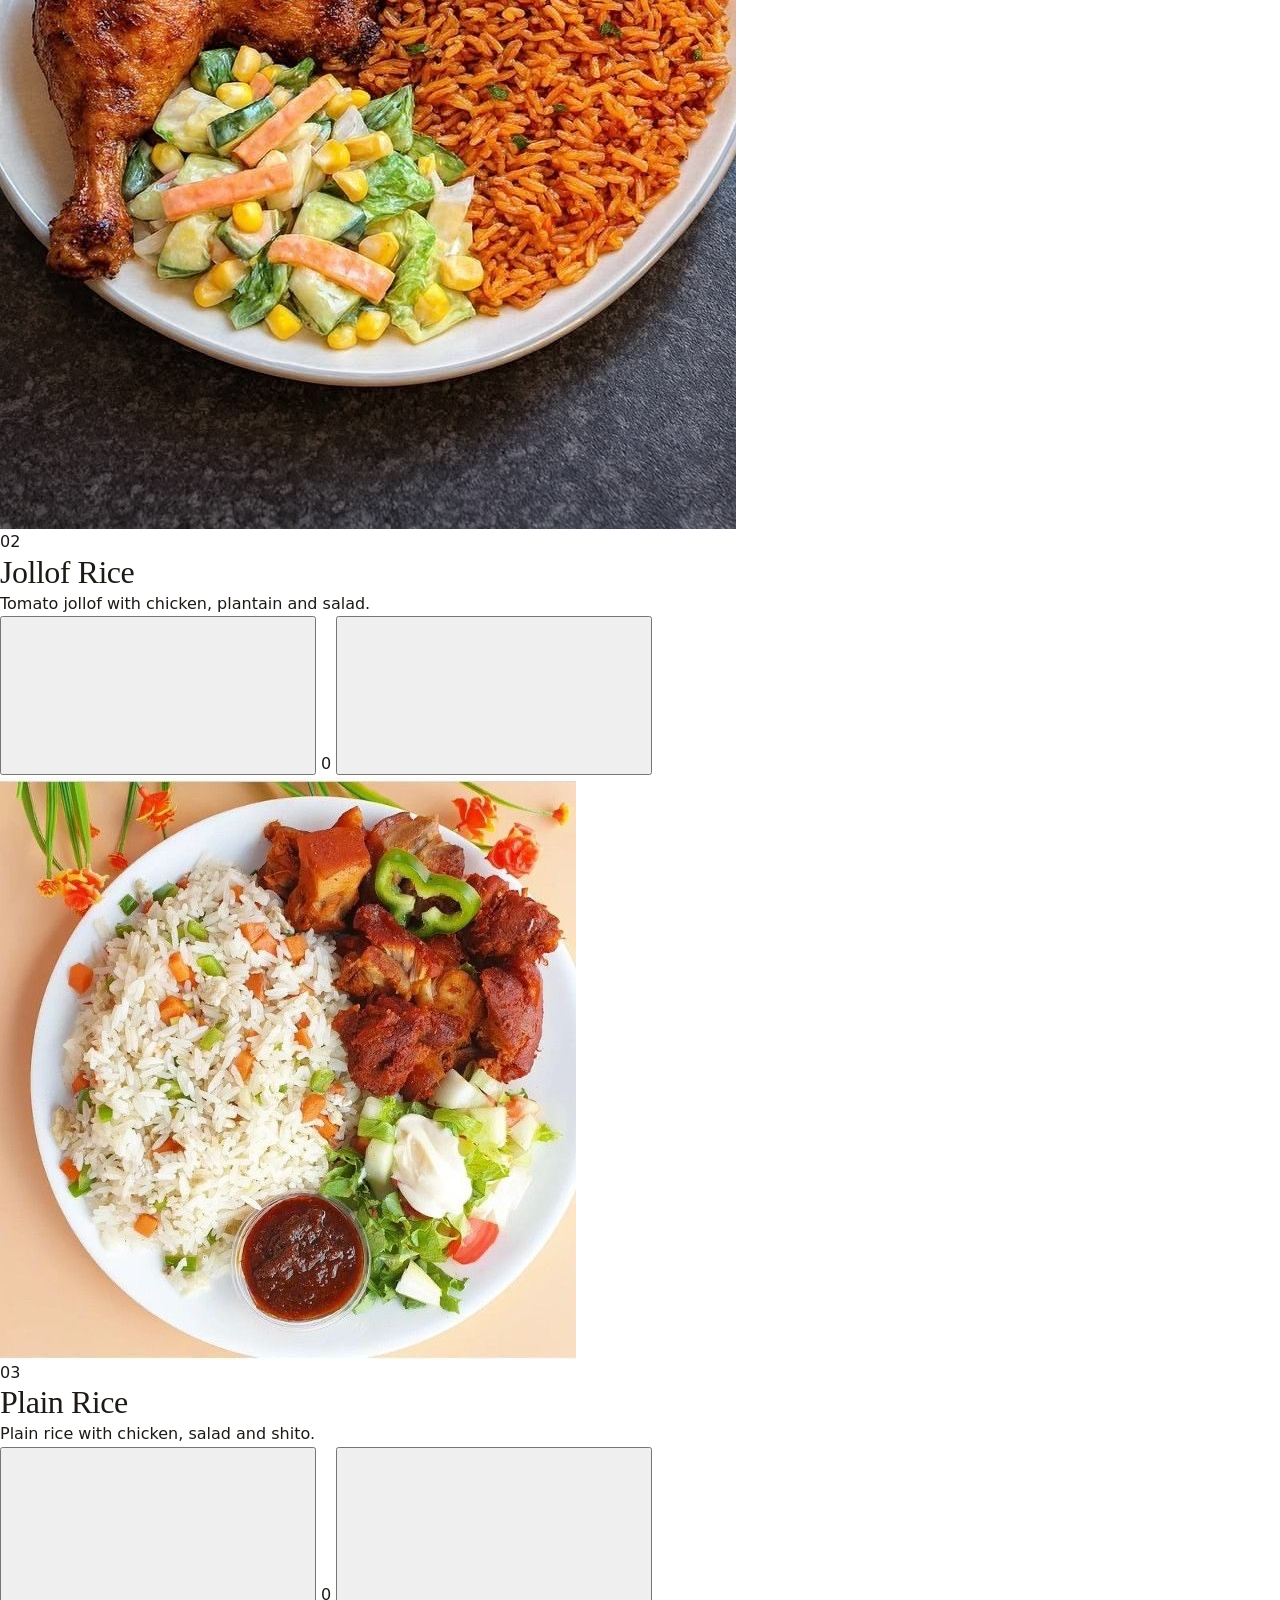
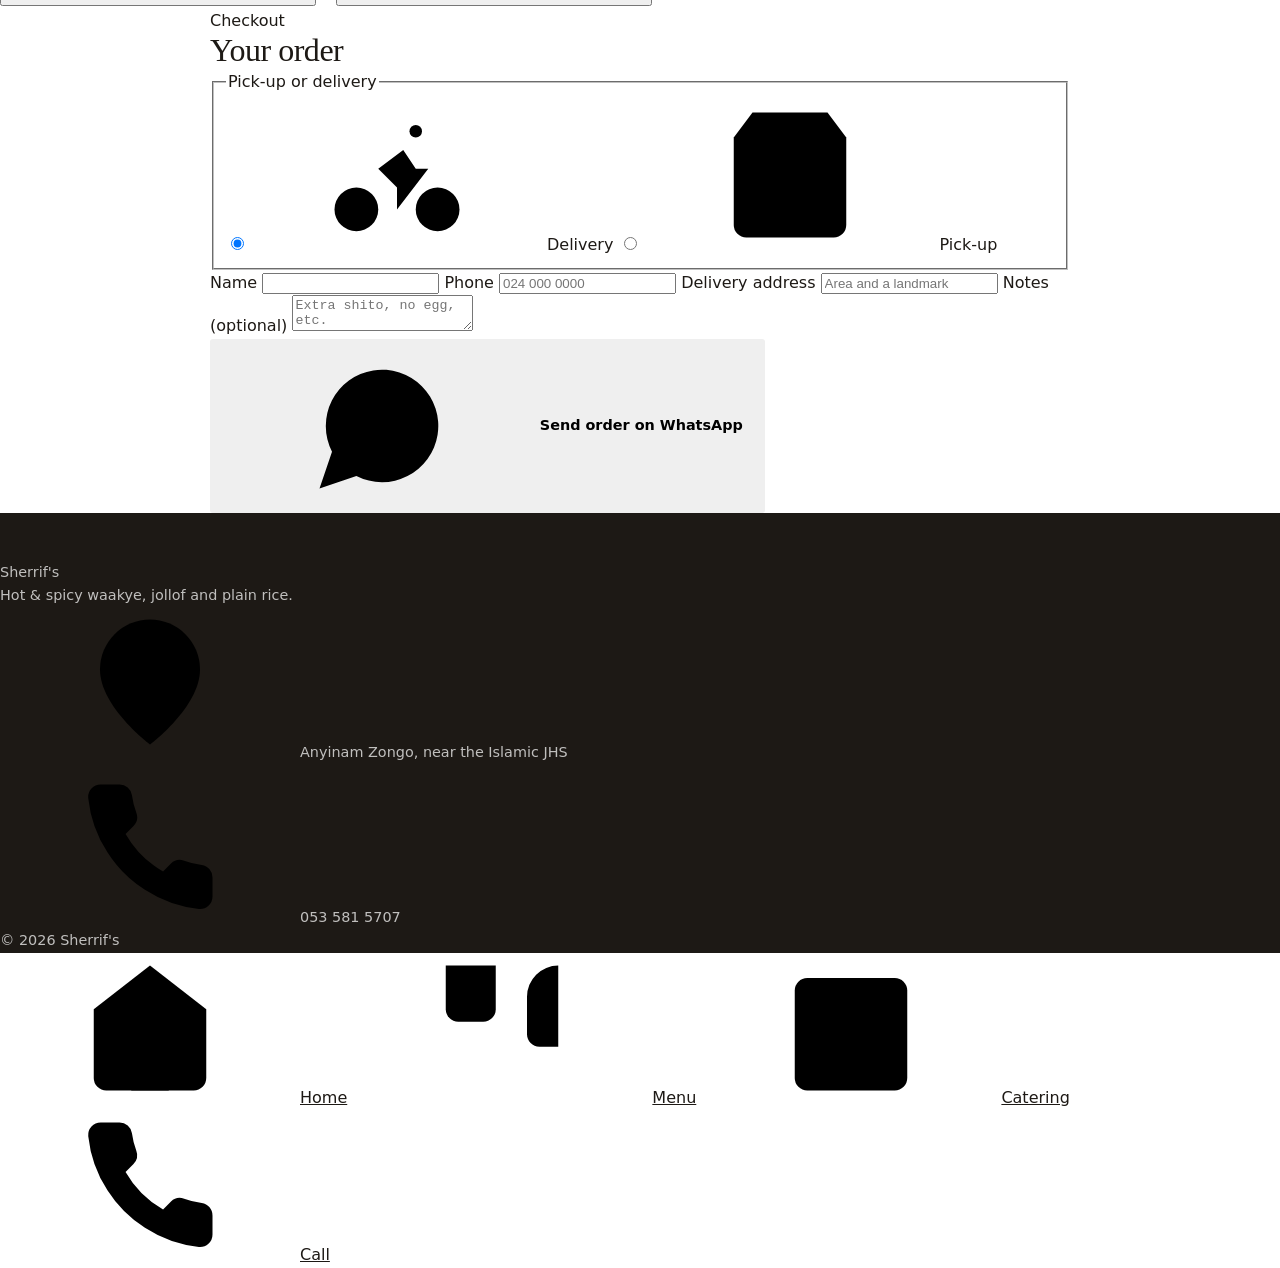
<file: menu.html>
<!doctype html>
<html lang="en">
<head>
  <meta charset="utf-8">
  <meta name="viewport" content="width=device-width, initial-scale=1, viewport-fit=cover">
  <meta name="theme-color" content="#f4efe6">
  <title>Menu | Sherrif's</title>
  <meta name="description" content="Order Hot & Spicy Waakye, Jollof Rice and Plain Rice from Sherrif's in Anyinam for pick-up or delivery.">
  <link rel="canonical" href="https://sherrifs-waakye.vercel.app/menu.html">
  <meta property="og:type" content="website">
  <meta property="og:site_name" content="Sherrif's">
  <meta property="og:title" content="Order from Sherrif's">
  <meta property="og:description" content="Hot &amp; Spicy Waakye, Jollof Rice and Plain Rice. Choose your dishes and send your order on WhatsApp.">
  <meta property="og:url" content="https://sherrifs-waakye.vercel.app/menu.html">
  <meta property="og:image" content="https://sherrifs-waakye.vercel.app/images/og.jpg">
  <meta property="og:image:width" content="1200">
  <meta property="og:image:height" content="630">
  <meta property="og:image:alt" content="Sherrif's: hot and spicy waakye, jollof and plain rice in Anyinam Zongo">
  <meta property="og:locale" content="en_GH">
  <meta name="twitter:card" content="summary_large_image">
  <meta name="twitter:title" content="Order from Sherrif's">
  <meta name="twitter:description" content="Hot &amp; Spicy Waakye, Jollof Rice and Plain Rice. Choose your dishes and send your order on WhatsApp.">
  <meta name="twitter:image" content="https://sherrifs-waakye.vercel.app/images/og.jpg">
  <link rel="apple-touch-icon" href="apple-touch-icon.png">
  <link rel="preconnect" href="https://fonts.googleapis.com">
  <link rel="preconnect" href="https://fonts.gstatic.com" crossorigin>
  <link href="https://fonts.googleapis.com/css2?family=Fraunces:ital,opsz,wght@0,9..144,400;0,9..144,500;1,9..144,400&family=Instrument+Sans:wght@400;500;600&display=swap" rel="stylesheet">
  <link rel="icon" href="favicon.svg" type="image/svg+xml">
  <link rel="stylesheet" href="styles.css">
</head>
<body>
  <header class="site-header">
    <div class="wrap header-inner">
      <a href="index.html" class="wordmark">Sherrif's</a>
      <nav class="main-nav" aria-label="Main">
        <a href="index.html">Home</a>
        <a href="menu.html" aria-current="page">Menu</a>
        <a href="book.html">Catering</a>
      </nav>
      <a href="tel:+233535815707" class="header-call">
        <svg class="i" aria-hidden="true"><use href="icons.svg#phone"/></svg>
        <span>053 581 5707</span>
      </a>
    </div>
  </header>

  <main>
    <section class="page-intro wrap">
      <p class="overline">Menu</p>
      <h1>What are you having?</h1>
      <p class="lede">Choose your dishes, then send the order to us on WhatsApp. We'll confirm the price and time.</p>
    </section>

    <section class="wrap dishes">
      <article class="dish" id="waakye">
        <img src="images/waakye-special.jpg" alt="Waakye with fish, egg, gari, spaghetti and plantain">
        <div class="dish-info">
          <span class="menu-num">01</span>
          <h2>Hot &amp; Spicy Waakye</h2>
          <p>Rice and beans with shito, gari, spaghetti, egg and plantain.</p>
          <div class="qty" data-dish="waakye">
            <button type="button" data-step="-1" aria-label="Remove one waakye"><svg class="i"><use href="icons.svg#minus"/></svg></button>
            <output aria-live="polite">0</output>
            <button type="button" data-step="1" aria-label="Add one waakye"><svg class="i"><use href="icons.svg#plus"/></svg></button>
          </div>
        </div>
      </article>

      <article class="dish" id="jollof">
        <img src="images/jollof-chicken-plantain.jpg" alt="Jollof rice with grilled chicken, plantain and salad">
        <div class="dish-info">
          <span class="menu-num">02</span>
          <h2>Jollof Rice</h2>
          <p>Tomato jollof with chicken, plantain and salad.</p>
          <div class="qty" data-dish="jollof">
            <button type="button" data-step="-1" aria-label="Remove one jollof"><svg class="i"><use href="icons.svg#minus"/></svg></button>
            <output aria-live="polite">0</output>
            <button type="button" data-step="1" aria-label="Add one jollof"><svg class="i"><use href="icons.svg#plus"/></svg></button>
          </div>
        </div>
      </article>

      <article class="dish" id="plain">
        <img src="images/plain-rice.jpg" alt="Plain rice with fried chicken, salad and shito">
        <div class="dish-info">
          <span class="menu-num">03</span>
          <h2>Plain Rice</h2>
          <p>Plain rice with chicken, salad and shito.</p>
          <div class="qty" data-dish="plain">
            <button type="button" data-step="-1" aria-label="Remove one plain rice"><svg class="i"><use href="icons.svg#minus"/></svg></button>
            <output aria-live="polite">0</output>
            <button type="button" data-step="1" aria-label="Add one plain rice"><svg class="i"><use href="icons.svg#plus"/></svg></button>
          </div>
        </div>
      </article>
    </section>

    <section class="checkout" id="checkout">
      <div class="wrap narrow">
        <p class="overline">Checkout</p>
        <h2>Your order</h2>

        <form id="order-form" class="form" novalidate>
          <ul class="summary" id="order-summary"></ul>

          <fieldset class="options options-2">
            <legend>Pick-up or delivery</legend>
            <label><input type="radio" name="method" value="Delivery" checked><span><svg class="i" aria-hidden="true"><use href="icons.svg#bike"/></svg>Delivery</span></label>
            <label><input type="radio" name="method" value="Pick-up"><span><svg class="i" aria-hidden="true"><use href="icons.svg#bag"/></svg>Pick-up</span></label>
          </fieldset>

          <label class="field">Name
            <input name="name" type="text" required autocomplete="name">
          </label>
          <label class="field">Phone
            <input name="phone" type="tel" required autocomplete="tel" placeholder="024 000 0000">
          </label>
          <label class="field" id="address-field">Delivery address
            <input name="address" type="text" autocomplete="street-address" placeholder="Area and a landmark">
          </label>
          <label class="field"><span>Notes <span class="optional">(optional)</span></span>
            <textarea name="notes" rows="2" placeholder="Extra shito, no egg, etc."></textarea>
          </label>

          <p class="form-error" id="order-error" role="alert"></p>
          <button type="submit" class="btn btn-accent btn-wide">
            <svg class="i" aria-hidden="true"><use href="icons.svg#chat"/></svg>Send order on WhatsApp
          </button>
        </form>
      </div>
    </section>
  </main>

  <a href="#checkout" class="cart-bar" id="cart-bar" hidden>
    <span class="cart-count"><svg class="i" aria-hidden="true"><use href="icons.svg#bag"/></svg><span id="cart-count">0</span> <span id="cart-word">items</span></span>
    <span class="cart-go">Checkout <svg class="i" aria-hidden="true"><use href="icons.svg#arrow"/></svg></span>
  </a>

  <footer class="site-footer">
    <div class="wrap footer-inner">
      <div>
        <a href="index.html" class="wordmark">Sherrif's</a>
        <p class="footer-note">Hot &amp; spicy waakye, jollof and plain rice.</p>
      </div>
      <ul class="footer-list">
        <li><svg class="i" aria-hidden="true"><use href="icons.svg#pin"/></svg>Anyinam Zongo, near the Islamic JHS</li>
        <li><svg class="i" aria-hidden="true"><use href="icons.svg#phone"/></svg><a href="tel:+233535815707">053 581 5707</a></li>
      </ul>
      <p class="footer-copy">&copy; <span data-year>2026</span> Sherrif's</p>
    </div>
  </footer>

  <nav class="tabbar" aria-label="Quick links">
    <a href="index.html"><svg class="i" aria-hidden="true"><use href="icons.svg#home"/></svg>Home</a>
    <a href="menu.html" aria-current="page"><svg class="i" aria-hidden="true"><use href="icons.svg#utensils"/></svg>Menu</a>
    <a href="book.html"><svg class="i" aria-hidden="true"><use href="icons.svg#calendar"/></svg>Catering</a>
    <a href="tel:+233535815707"><svg class="i" aria-hidden="true"><use href="icons.svg#phone"/></svg>Call</a>
  </nav>

  <script src="script.js"></script>
</body>
</html>
</file>
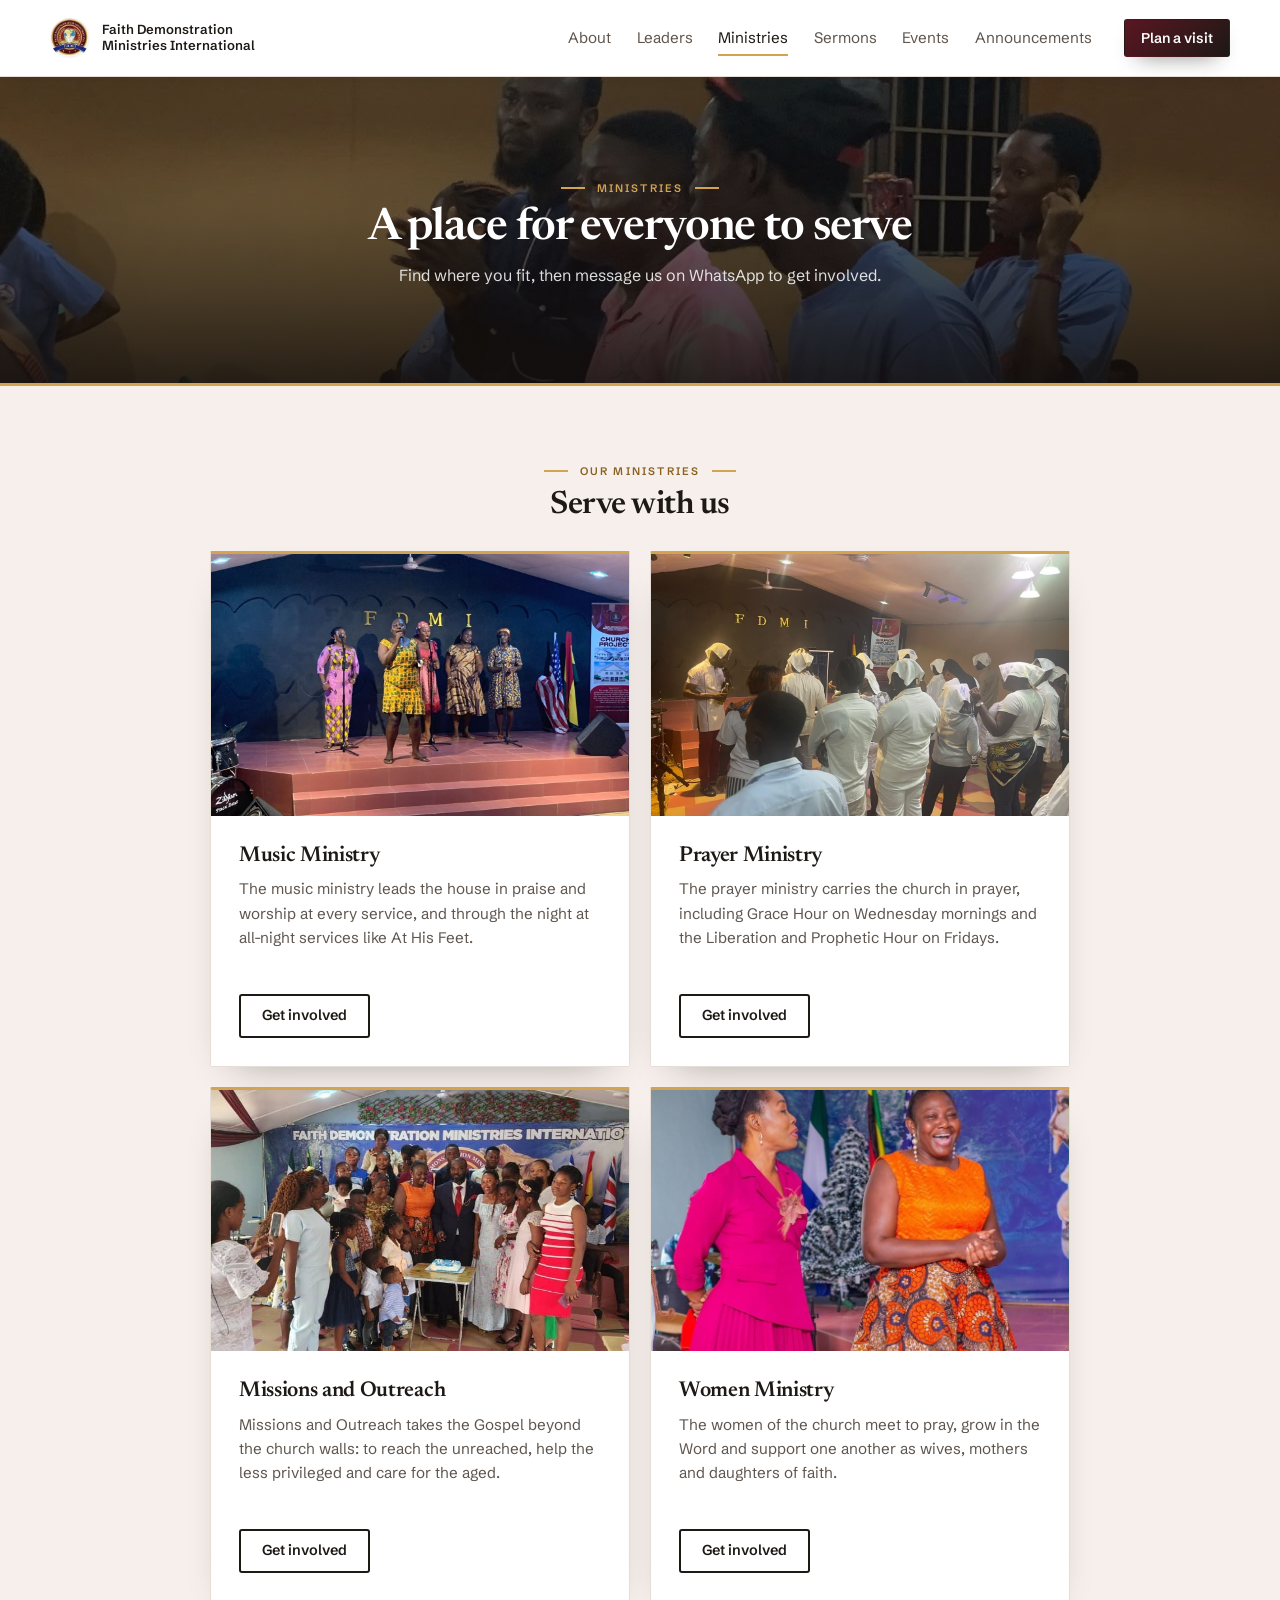
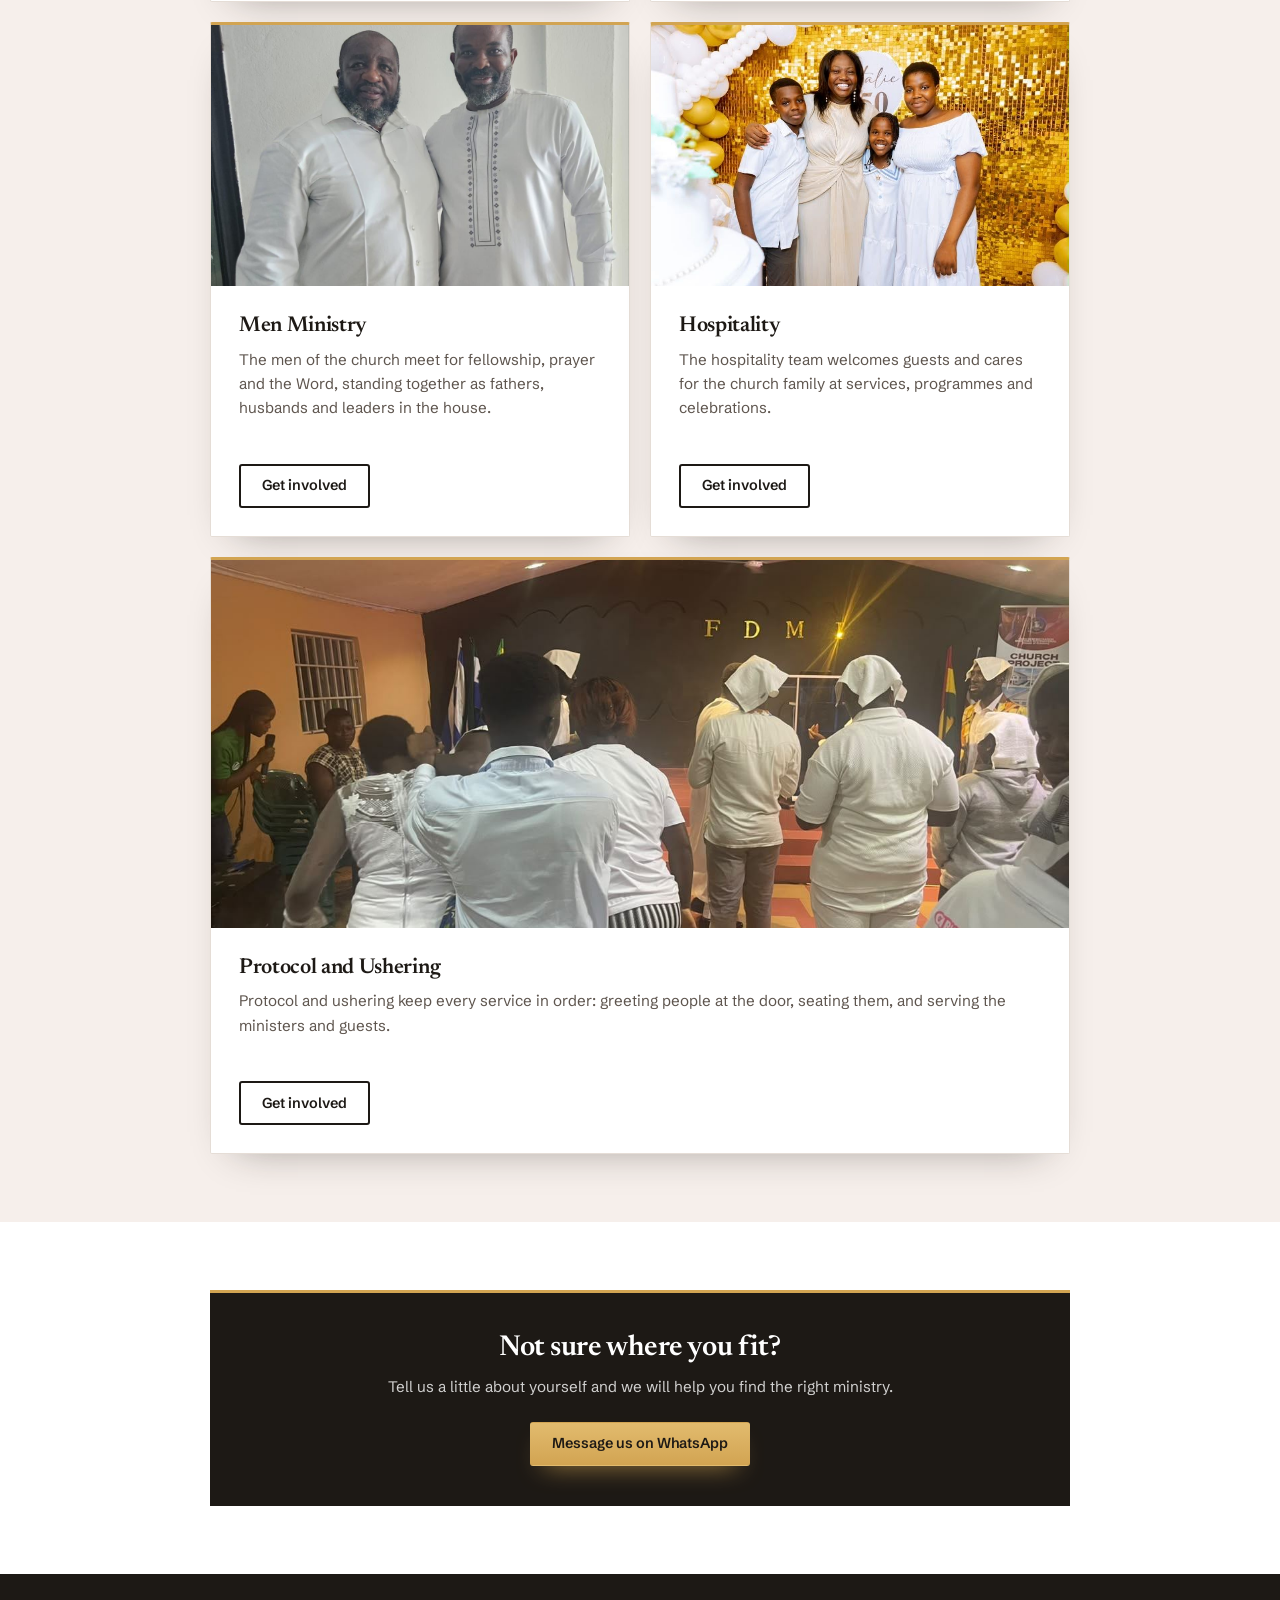
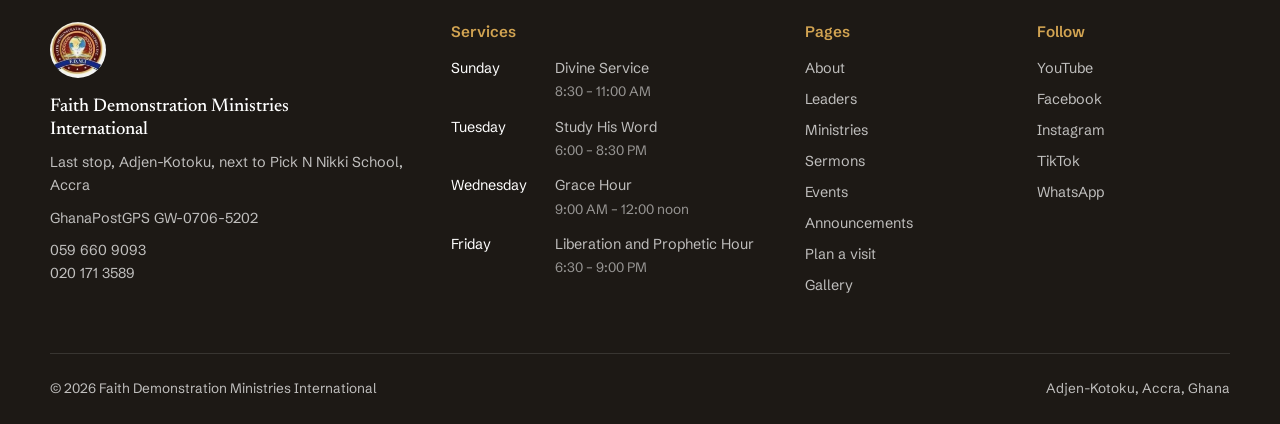
<file: ministries.html>
<!DOCTYPE html>
<html lang="en-GH">
<head>
<meta charset="utf-8">
<meta name="viewport" content="width=device-width, initial-scale=1, viewport-fit=cover">
<title>Ministries | Music, Prayer, Missions and More | FDMI</title>
<meta name="description" content="Music, prayer, missions and outreach, women, men, hospitality, and protocol and ushering ministries at Faith Demonstration Ministries International, Accra.">
<meta name="robots" content="index, follow, max-image-preview:large, max-snippet:-1">
<meta name="author" content="Faith Demonstration Ministries International">
<meta name="theme-color" content="#1d1915">
<link rel="canonical" href="https://fdmi-church.vercel.app/ministries.html">
<meta name="geo.region" content="GH-AA">
<meta name="geo.placename" content="Adzen (Adjen-Kotoku), Ga West, Accra">
<meta name="geo.position" content="5.74170883;-0.35696792">
<meta name="ICBM" content="5.74170883, -0.35696792">
<meta property="og:type" content="website">
<meta property="og:site_name" content="Faith Demonstration Ministries International">
<meta property="og:locale" content="en_GH">
<meta property="og:url" content="https://fdmi-church.vercel.app/ministries.html">
<meta property="og:title" content="Ministries | Music, Prayer, Missions and More | FDMI">
<meta property="og:description" content="Music, prayer, missions and outreach, women, men, hospitality, and protocol and ushering ministries at Faith Demonstration Ministries International, Accra.">
<meta property="og:image" content="https://fdmi-church.vercel.app/assets/og/ministries.jpg">
<meta property="og:image:secure_url" content="https://fdmi-church.vercel.app/assets/og/ministries.jpg">
<meta property="og:image:type" content="image/jpeg">
<meta property="og:image:width" content="1200">
<meta property="og:image:height" content="630">
<meta property="og:image:alt" content="Ministries, Faith Demonstration Ministries International, Adjen-Kotoku, Accra">
<meta property="place:location:latitude" content="5.74170883">
<meta property="place:location:longitude" content="-0.35696792">
<meta name="twitter:card" content="summary_large_image">
<meta name="twitter:title" content="Ministries | Music, Prayer, Missions and More | FDMI">
<meta name="twitter:description" content="Music, prayer, missions and outreach, women, men, hospitality, and protocol and ushering ministries at Faith Demonstration Ministries International, Accra.">
<meta name="twitter:image" content="https://fdmi-church.vercel.app/assets/og/ministries.jpg">
<meta name="twitter:image:alt" content="Ministries, Faith Demonstration Ministries International">
<link rel="icon" href="assets/fdmi-crest.jpg">
<link rel="apple-touch-icon" href="assets/fdmi-crest.jpg">
<link rel="preconnect" href="https://fonts.googleapis.com">
<link rel="preconnect" href="https://fonts.gstatic.com" crossorigin>
<link href="https://fonts.googleapis.com/css2?family=Newsreader:ital,opsz,wght@0,6..72,400;0,6..72,500;0,6..72,600;1,6..72,400&family=Schibsted+Grotesk:wght@400;500;600&display=swap" rel="stylesheet">
<link rel="stylesheet" href="styles.css">
<script type="application/ld+json">
{
 "@context": "https://schema.org",
 "@graph": [
  {
   "@type": [
    "Church",
    "PlaceOfWorship"
   ],
   "@id": "https://fdmi-church.vercel.app/#church",
   "name": "Faith Demonstration Ministries International",
   "alternateName": "FDMI",
   "description": "A prophetic and apostolic church in Adzen (Adjen-Kotoku), Ga West, Accra, Ghana, led by Apostle Victor Annan.",
   "url": "https://fdmi-church.vercel.app/",
   "logo": "https://fdmi-church.vercel.app/assets/fdmi-crest.jpg",
   "image": [
    "https://fdmi-church.vercel.app/assets/photos/worship-team.jpg",
    "https://fdmi-church.vercel.app/assets/photos/church-family.jpg"
   ],
   "telephone": "+233596609093",
   "contactPoint": [
    {
     "@type": "ContactPoint",
     "telephone": "+233596609093",
     "contactType": "customer service",
     "areaServed": "GH",
     "availableLanguage": [
      "en"
     ]
    },
    {
     "@type": "ContactPoint",
     "telephone": "+233201713589",
     "contactType": "customer service",
     "areaServed": "GH",
     "availableLanguage": [
      "en"
     ]
    }
   ],
   "address": {
    "@type": "PostalAddress",
    "streetAddress": "Last stop, Adjen-Kotoku, next to Pick N Nikki School",
    "addressLocality": "Adzen, Ga West",
    "addressRegion": "Greater Accra",
    "postalCode": "GW-0706-5202",
    "addressCountry": "GH"
   },
   "geo": {
    "@type": "GeoCoordinates",
    "latitude": 5.74170883,
    "longitude": -0.35696792
   },
   "hasMap": "https://www.google.com/maps?q=5.74170883,-0.35696792",
   "openingHoursSpecification": [
    {
     "@type": "OpeningHoursSpecification",
     "dayOfWeek": "https://schema.org/Sunday",
     "opens": "08:30",
     "closes": "11:00",
     "description": "Divine Service"
    },
    {
     "@type": "OpeningHoursSpecification",
     "dayOfWeek": "https://schema.org/Tuesday",
     "opens": "18:00",
     "closes": "20:30",
     "description": "Study His Word"
    },
    {
     "@type": "OpeningHoursSpecification",
     "dayOfWeek": "https://schema.org/Wednesday",
     "opens": "09:00",
     "closes": "12:00",
     "description": "Grace Hour"
    },
    {
     "@type": "OpeningHoursSpecification",
     "dayOfWeek": "https://schema.org/Friday",
     "opens": "18:30",
     "closes": "21:00",
     "description": "Liberation and Prophetic Hour"
    }
   ],
   "member": [
    {
     "@type": "Person",
     "name": "Apostle Victor Annan",
     "jobTitle": "Head of the ministry"
    },
    {
     "@type": "Person",
     "name": "Rev. Mrs Natalie Annan",
     "jobTitle": "Minister"
    }
   ],
   "sameAs": [
    "https://www.instagram.com/apostlevictorannan",
    "https://www.tiktok.com/@apostlevictorannan",
    "https://ghanapostgps.com/map/?gps=GW07065202"
   ],
   "slogan": "To raise an indigenous and self-supporting church, and to demonstrate the love of God in our generation."
  },
  {
   "@type": "WebSite",
   "@id": "https://fdmi-church.vercel.app/#website",
   "url": "https://fdmi-church.vercel.app/",
   "name": "Faith Demonstration Ministries International",
   "alternateName": "FDMI",
   "inLanguage": "en-GH",
   "publisher": {
    "@id": "https://fdmi-church.vercel.app/#church"
   }
  },
  {
   "@type": "WebPage",
   "@id": "https://fdmi-church.vercel.app/ministries.html#webpage",
   "url": "https://fdmi-church.vercel.app/ministries.html",
   "name": "Ministries | Music, Prayer, Missions and More | FDMI",
   "description": "Music, prayer, missions and outreach, women, men, hospitality, and protocol and ushering ministries at Faith Demonstration Ministries International, Accra.",
   "isPartOf": {
    "@id": "https://fdmi-church.vercel.app/#website"
   },
   "about": {
    "@id": "https://fdmi-church.vercel.app/#church"
   },
   "primaryImageOfPage": "https://fdmi-church.vercel.app/assets/og/ministries.jpg",
   "inLanguage": "en-GH"
  },
  {
   "@type": "BreadcrumbList",
   "itemListElement": [
    {
     "@type": "ListItem",
     "position": 1,
     "name": "Home",
     "item": "https://fdmi-church.vercel.app/"
    },
    {
     "@type": "ListItem",
     "position": 2,
     "name": "Ministries",
     "item": "https://fdmi-church.vercel.app/ministries.html"
    }
   ]
  }
 ]
}
</script>
</head>
<body class="page-ministries">
<a class="skip" href="#main">Skip to content</a>
<header class="site-header">
  <div class="container header-inner">
    <a class="logo" href="index.html" aria-label="Faith Demonstration Ministries International, home">
      <img src="assets/fdmi-crest.jpg" alt="" width="40" height="40">
      <span>Faith Demonstration<br>Ministries International</span>
    </a>
    <nav class="site-nav" id="site-nav" aria-label="Main">
      <ul>
        <li><a href="about.html">About</a></li>
        <li><a href="leaders.html">Leaders</a></li>
        <li><a href="ministries.html" aria-current="page">Ministries</a></li>
        <li><a href="sermons.html">Sermons</a></li>
        <li><a href="events.html">Events</a></li>
        <li><a href="announcements.html">Announcements</a></li>
      </ul>
      <a class="btn btn-dark nav-visit" href="visit.html">Plan a visit</a>
    </nav>
    <button class="menu-toggle" type="button" aria-expanded="false" aria-controls="site-nav">Menu</button>
  </div>
</header>
<main id="main">
<section class="page-hero">
  <img class="page-hero-img" src="assets/photos/youth-night.jpg" alt="" style="object-position:50% 40%" fetchpriority="high">
  <div class="narrow page-hero-body">
    <p class="kicker kicker-light">Ministries</p>
    <h1>A place for everyone to serve</h1>
    <p>Find where you fit, then message us on WhatsApp to get involved.</p>
  </div>
</section>

<section class="h-sec h-tint">
  <div class="narrow">
    <header class="head-c">
      <p class="kicker">Our ministries</p>
      <h2>Serve with us</h2>
    </header>
    <div class="ministry-grid">
      <article class="card ministry-card" id="music">
        <img src="assets/photos/worship-team.jpg" alt="" loading="lazy" style="object-position:50% 45%">
        <div class="card-body">
          <h2>Music Ministry</h2>
          <p>The music ministry leads the house in praise and worship at every service, and through the night at all-night services like At His Feet.</p>
          <a class="btn btn-outline" href="https://wa.me/233596609093?text=Hello%2C%20I%20would%20like%20to%20join%20the%20Music%20Ministry.">Get involved</a>
        </div>
      </article>
      <article class="card ministry-card" id="prayer">
        <img src="assets/photos/white-service-4.jpg" alt="" loading="lazy" style="object-position:50% 50%">
        <div class="card-body">
          <h2>Prayer Ministry</h2>
          <p>The prayer ministry carries the church in prayer, including Grace Hour on Wednesday mornings and the Liberation and Prophetic Hour on Fridays.</p>
          <a class="btn btn-outline" href="https://wa.me/233596609093?text=Hello%2C%20I%20would%20like%20to%20join%20the%20Prayer%20Ministry.">Get involved</a>
        </div>
      </article>
      <article class="card ministry-card" id="missions">
        <img src="assets/photos/church-family.jpg" alt="" loading="lazy" style="object-position:50% 35%">
        <div class="card-body">
          <h2>Missions and Outreach</h2>
          <p>Missions and Outreach takes the Gospel beyond the church walls: to reach the unreached, help the less privileged and care for the aged.</p>
          <a class="btn btn-outline" href="https://wa.me/233596609093?text=Hello%2C%20I%20would%20like%20to%20join%20Missions%20and%20Outreach.">Get involved</a>
        </div>
      </article>
      <article class="card ministry-card" id="women">
        <img src="assets/photos/women-celebration.jpg" alt="" loading="lazy" style="object-position:50% 25%">
        <div class="card-body">
          <h2>Women Ministry</h2>
          <p>The women of the church meet to pray, grow in the Word and support one another as wives, mothers and daughters of faith.</p>
          <a class="btn btn-outline" href="https://wa.me/233596609093?text=Hello%2C%20I%20would%20like%20to%20join%20the%20Women%20Ministry.">Get involved</a>
        </div>
      </article>
      <article class="card ministry-card" id="men">
        <img src="assets/photos/fellowship-in-white.jpg" alt="" loading="lazy" style="object-position:50% 15%">
        <div class="card-body">
          <h2>Men Ministry</h2>
          <p>The men of the church meet for fellowship, prayer and the Word, standing together as fathers, husbands and leaders in the house.</p>
          <a class="btn btn-outline" href="https://wa.me/233596609093?text=Hello%2C%20I%20would%20like%20to%20join%20the%20Men%20Ministry.">Get involved</a>
        </div>
      </article>
      <article class="card ministry-card" id="hospitality">
        <img src="assets/photos/family-celebration.jpg" alt="" loading="lazy" style="object-position:50% 30%">
        <div class="card-body">
          <h2>Hospitality</h2>
          <p>The hospitality team welcomes guests and cares for the church family at services, programmes and celebrations.</p>
          <a class="btn btn-outline" href="https://wa.me/233596609093?text=Hello%2C%20I%20would%20like%20to%20join%20the%20Hospitality%20team.">Get involved</a>
        </div>
      </article>
      <article class="card ministry-card" id="protocol">
        <img src="assets/photos/white-service-1.jpg" alt="" loading="lazy" style="object-position:50% 45%">
        <div class="card-body">
          <h2>Protocol and Ushering</h2>
          <p>Protocol and ushering keep every service in order: greeting people at the door, seating them, and serving the ministers and guests.</p>
          <a class="btn btn-outline" href="https://wa.me/233596609093?text=Hello%2C%20I%20would%20like%20to%20join%20Protocol%20and%20Ushering.">Get involved</a>
        </div>
      </article>
    </div>
  </div>
</section>

<section class="h-sec">
  <div class="narrow">
    <div class="cta-box">
      <h2>Not sure where you fit?</h2>
      <p>Tell us a little about yourself and we will help you find the right ministry.</p>
      <div class="cta-actions">
        <a class="btn btn-gold" href="https://wa.me/233596609093?text=Hello%2C%20I%20would%20like%20to%20serve%20at%20FDMI.">Message us on WhatsApp</a>
      </div>
    </div>
  </div>
</section>
</main>
<footer class="site-footer">
  <div class="container footer-grid">
    <div class="footer-about">
      <img src="assets/fdmi-crest.jpg" alt="" width="56" height="56">
      <p class="footer-name">Faith Demonstration Ministries International</p>
      <p>Last stop, Adjen-Kotoku, next to Pick N Nikki School, Accra</p>
      <p>GhanaPostGPS <a href="https://ghanapostgps.com/map/?gps=GW07065202">GW-0706-5202</a></p>
      <p><a href="tel:+233596609093">059 660 9093</a><br><a href="tel:+233201713589">020 171 3589</a></p>
    </div>
    <div>
      <h2 class="footer-h">Services</h2>
      <ul class="footer-times">
        <li><span>Sunday</span><span>Divine Service<br><small>8:30 – 11:00 AM</small></span></li>
        <li><span>Tuesday</span><span>Study His Word<br><small>6:00 – 8:30 PM</small></span></li>
        <li><span>Wednesday</span><span>Grace Hour<br><small>9:00 AM – 12:00 noon</small></span></li>
        <li><span>Friday</span><span>Liberation and Prophetic Hour<br><small>6:30 – 9:00 PM</small></span></li>
      </ul>
    </div>
    <div>
      <h2 class="footer-h">Pages</h2>
      <ul class="footer-list">
        <li><a href="about.html">About</a></li>
        <li><a href="leaders.html">Leaders</a></li>
        <li><a href="ministries.html">Ministries</a></li>
        <li><a href="sermons.html">Sermons</a></li>
        <li><a href="events.html">Events</a></li>
        <li><a href="announcements.html">Announcements</a></li>
        <li><a href="visit.html">Plan a visit</a></li>
        <li><a href="gallery.html">Gallery</a></li>
      </ul>
    </div>
    <div>
      <h2 class="footer-h">Follow</h2>
      <ul class="footer-list">
        <li><a href="https://www.youtube.com/results?search_query=faith+demonstration+ministries+victor+annan">YouTube</a></li>
        <li><a href="https://www.facebook.com/search/top?q=FAITH%20Demonstration%20Ministries%20International">Facebook</a></li>
        <li><a href="https://www.instagram.com/apostlevictorannan">Instagram</a></li>
        <li><a href="https://www.tiktok.com/@apostlevictorannan">TikTok</a></li>
        <li><a href="https://wa.me/233596609093">WhatsApp</a></li>
      </ul>
    </div>
  </div>
  <div class="container footer-base">
    <p>&copy; <span data-year>2026</span> Faith Demonstration Ministries International</p>
    <p>Adjen-Kotoku, Accra, Ghana</p>
  </div>
</footer>
<script src="script.js"></script>
</body>
</html>
</file>
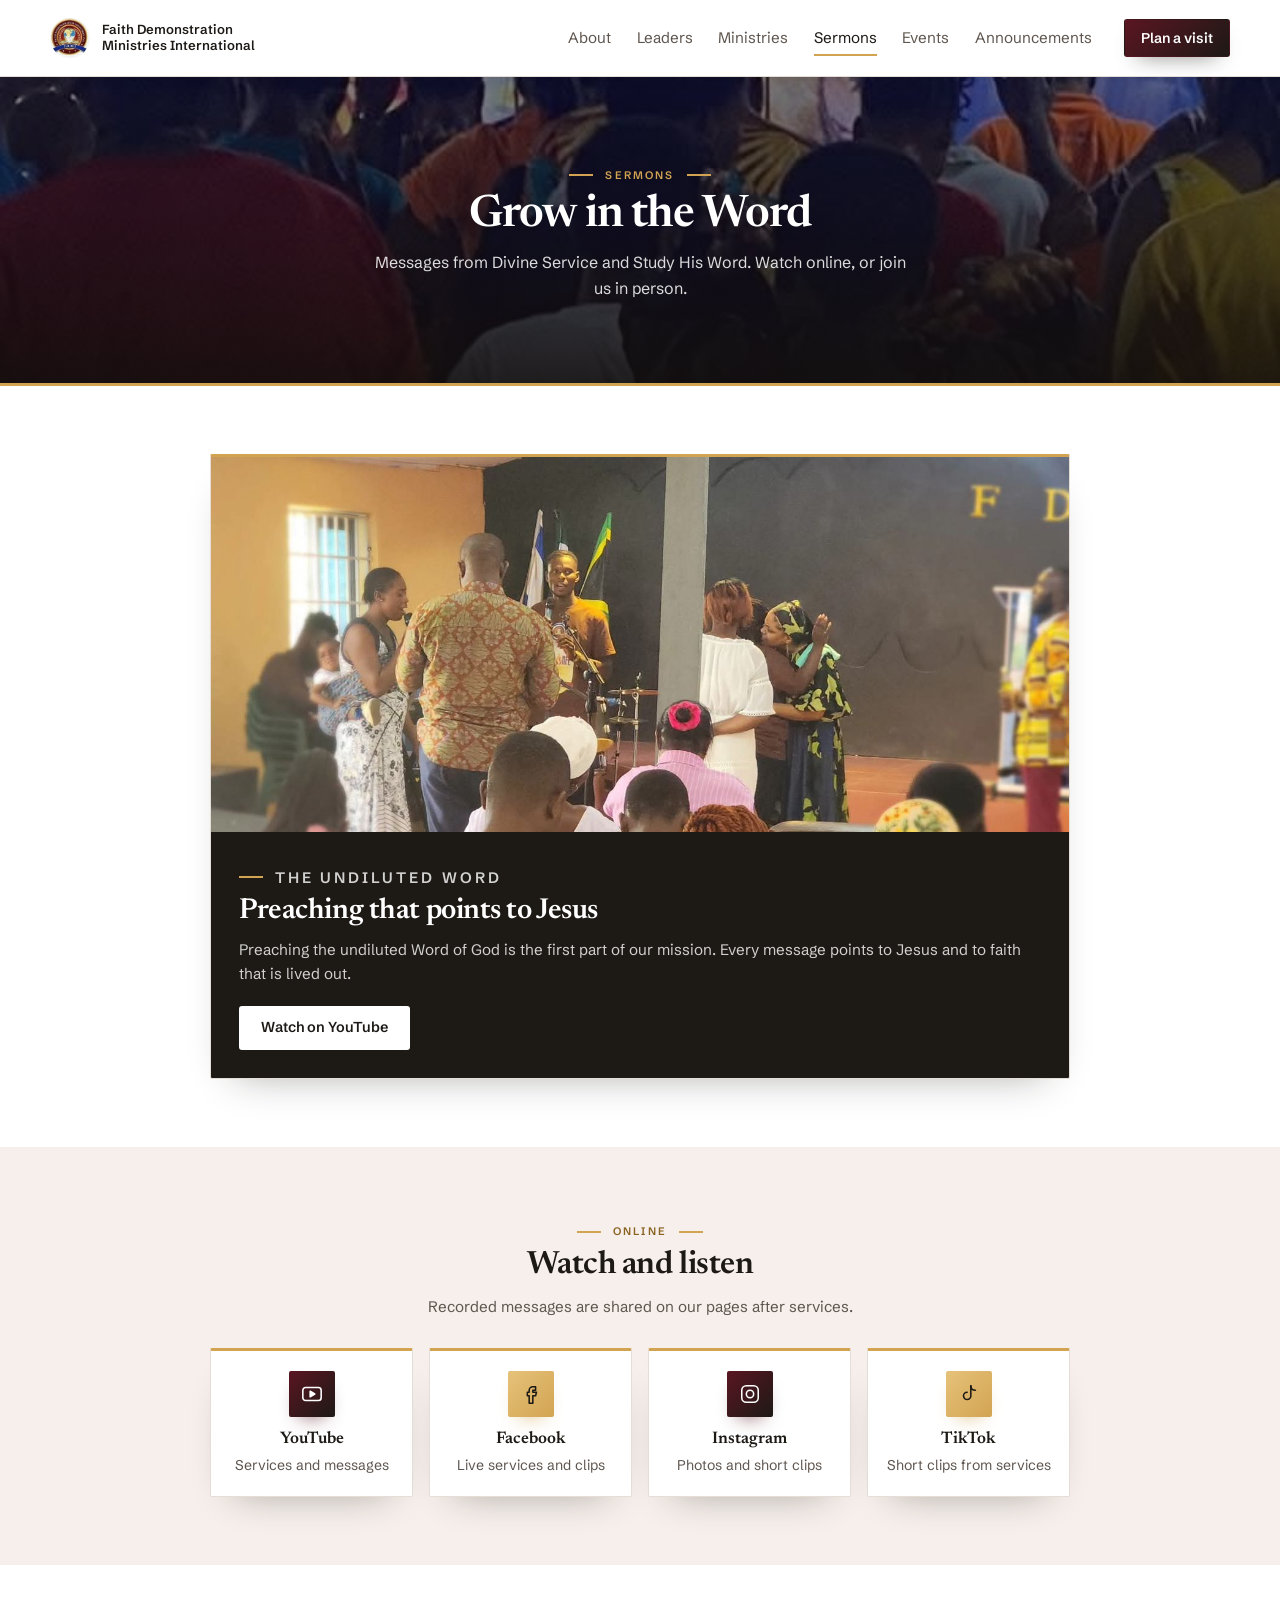
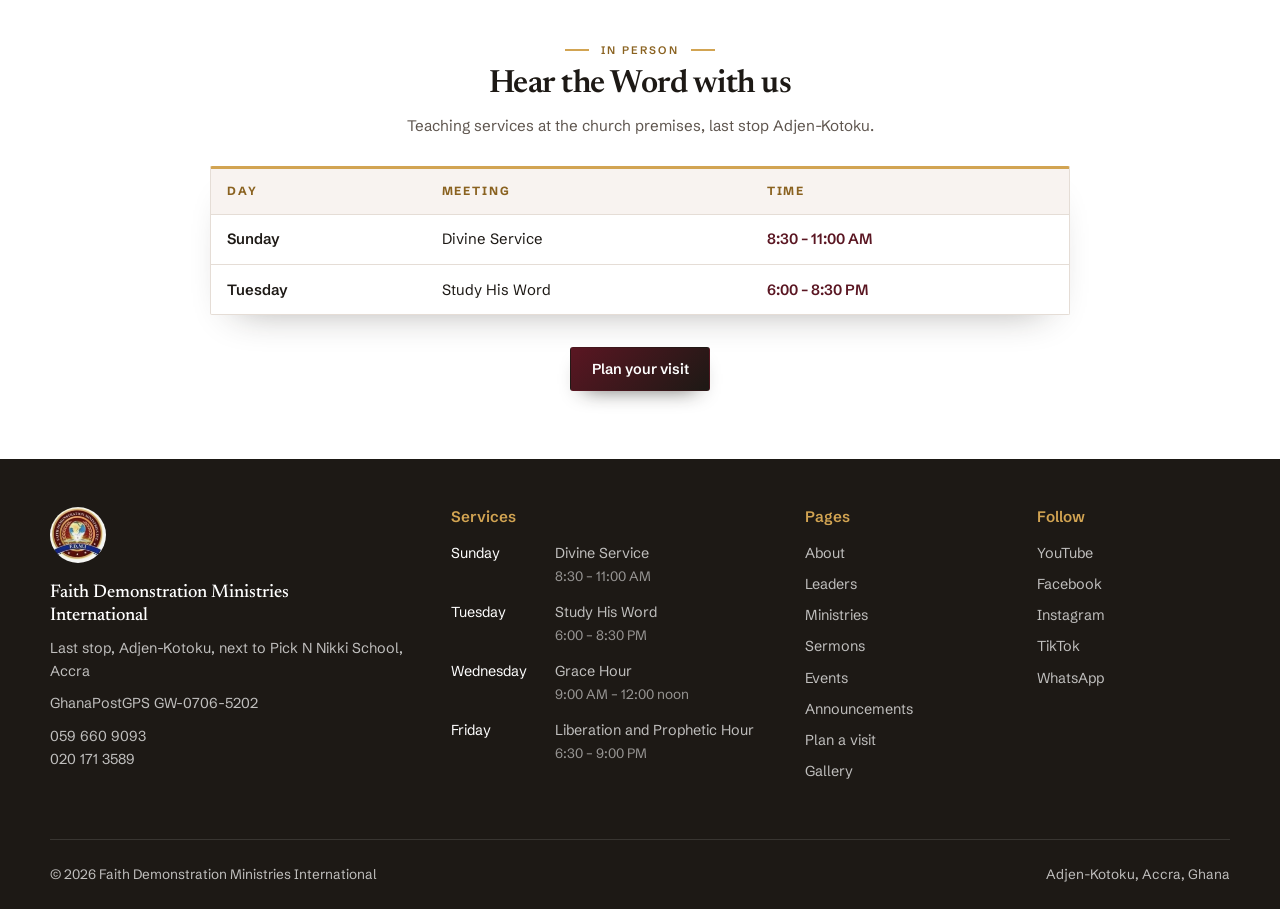
<file: sermons.html>
<!DOCTYPE html>
<html lang="en-GH">
<head>
<meta charset="utf-8">
<meta name="viewport" content="width=device-width, initial-scale=1, viewport-fit=cover">
<title>Sermons | Divine Service and Study His Word | FDMI</title>
<meta name="description" content="Watch and listen to messages from Faith Demonstration Ministries International, or join us for Divine Service on Sundays and Study His Word on Tuesdays.">
<meta name="robots" content="index, follow, max-image-preview:large, max-snippet:-1">
<meta name="author" content="Faith Demonstration Ministries International">
<meta name="theme-color" content="#1d1915">
<link rel="canonical" href="https://fdmi-church.vercel.app/sermons.html">
<meta name="geo.region" content="GH-AA">
<meta name="geo.placename" content="Adzen (Adjen-Kotoku), Ga West, Accra">
<meta name="geo.position" content="5.74170883;-0.35696792">
<meta name="ICBM" content="5.74170883, -0.35696792">
<meta property="og:type" content="website">
<meta property="og:site_name" content="Faith Demonstration Ministries International">
<meta property="og:locale" content="en_GH">
<meta property="og:url" content="https://fdmi-church.vercel.app/sermons.html">
<meta property="og:title" content="Sermons | Divine Service and Study His Word | FDMI">
<meta property="og:description" content="Watch and listen to messages from Faith Demonstration Ministries International, or join us for Divine Service on Sundays and Study His Word on Tuesdays.">
<meta property="og:image" content="https://fdmi-church.vercel.app/assets/og/sermons.jpg">
<meta property="og:image:secure_url" content="https://fdmi-church.vercel.app/assets/og/sermons.jpg">
<meta property="og:image:type" content="image/jpeg">
<meta property="og:image:width" content="1200">
<meta property="og:image:height" content="630">
<meta property="og:image:alt" content="Sermons, Faith Demonstration Ministries International, Adjen-Kotoku, Accra">
<meta property="place:location:latitude" content="5.74170883">
<meta property="place:location:longitude" content="-0.35696792">
<meta name="twitter:card" content="summary_large_image">
<meta name="twitter:title" content="Sermons | Divine Service and Study His Word | FDMI">
<meta name="twitter:description" content="Watch and listen to messages from Faith Demonstration Ministries International, or join us for Divine Service on Sundays and Study His Word on Tuesdays.">
<meta name="twitter:image" content="https://fdmi-church.vercel.app/assets/og/sermons.jpg">
<meta name="twitter:image:alt" content="Sermons, Faith Demonstration Ministries International">
<link rel="icon" href="assets/fdmi-crest.jpg">
<link rel="apple-touch-icon" href="assets/fdmi-crest.jpg">
<link rel="preconnect" href="https://fonts.googleapis.com">
<link rel="preconnect" href="https://fonts.gstatic.com" crossorigin>
<link href="https://fonts.googleapis.com/css2?family=Newsreader:ital,opsz,wght@0,6..72,400;0,6..72,500;0,6..72,600;1,6..72,400&family=Schibsted+Grotesk:wght@400;500;600&display=swap" rel="stylesheet">
<link rel="stylesheet" href="styles.css">
<script type="application/ld+json">
{
 "@context": "https://schema.org",
 "@graph": [
  {
   "@type": [
    "Church",
    "PlaceOfWorship"
   ],
   "@id": "https://fdmi-church.vercel.app/#church",
   "name": "Faith Demonstration Ministries International",
   "alternateName": "FDMI",
   "description": "A prophetic and apostolic church in Adzen (Adjen-Kotoku), Ga West, Accra, Ghana, led by Apostle Victor Annan.",
   "url": "https://fdmi-church.vercel.app/",
   "logo": "https://fdmi-church.vercel.app/assets/fdmi-crest.jpg",
   "image": [
    "https://fdmi-church.vercel.app/assets/photos/worship-team.jpg",
    "https://fdmi-church.vercel.app/assets/photos/church-family.jpg"
   ],
   "telephone": "+233596609093",
   "contactPoint": [
    {
     "@type": "ContactPoint",
     "telephone": "+233596609093",
     "contactType": "customer service",
     "areaServed": "GH",
     "availableLanguage": [
      "en"
     ]
    },
    {
     "@type": "ContactPoint",
     "telephone": "+233201713589",
     "contactType": "customer service",
     "areaServed": "GH",
     "availableLanguage": [
      "en"
     ]
    }
   ],
   "address": {
    "@type": "PostalAddress",
    "streetAddress": "Last stop, Adjen-Kotoku, next to Pick N Nikki School",
    "addressLocality": "Adzen, Ga West",
    "addressRegion": "Greater Accra",
    "postalCode": "GW-0706-5202",
    "addressCountry": "GH"
   },
   "geo": {
    "@type": "GeoCoordinates",
    "latitude": 5.74170883,
    "longitude": -0.35696792
   },
   "hasMap": "https://www.google.com/maps?q=5.74170883,-0.35696792",
   "openingHoursSpecification": [
    {
     "@type": "OpeningHoursSpecification",
     "dayOfWeek": "https://schema.org/Sunday",
     "opens": "08:30",
     "closes": "11:00",
     "description": "Divine Service"
    },
    {
     "@type": "OpeningHoursSpecification",
     "dayOfWeek": "https://schema.org/Tuesday",
     "opens": "18:00",
     "closes": "20:30",
     "description": "Study His Word"
    },
    {
     "@type": "OpeningHoursSpecification",
     "dayOfWeek": "https://schema.org/Wednesday",
     "opens": "09:00",
     "closes": "12:00",
     "description": "Grace Hour"
    },
    {
     "@type": "OpeningHoursSpecification",
     "dayOfWeek": "https://schema.org/Friday",
     "opens": "18:30",
     "closes": "21:00",
     "description": "Liberation and Prophetic Hour"
    }
   ],
   "member": [
    {
     "@type": "Person",
     "name": "Apostle Victor Annan",
     "jobTitle": "Head of the ministry"
    },
    {
     "@type": "Person",
     "name": "Rev. Mrs Natalie Annan",
     "jobTitle": "Minister"
    }
   ],
   "sameAs": [
    "https://www.instagram.com/apostlevictorannan",
    "https://www.tiktok.com/@apostlevictorannan",
    "https://ghanapostgps.com/map/?gps=GW07065202"
   ],
   "slogan": "To raise an indigenous and self-supporting church, and to demonstrate the love of God in our generation."
  },
  {
   "@type": "WebSite",
   "@id": "https://fdmi-church.vercel.app/#website",
   "url": "https://fdmi-church.vercel.app/",
   "name": "Faith Demonstration Ministries International",
   "alternateName": "FDMI",
   "inLanguage": "en-GH",
   "publisher": {
    "@id": "https://fdmi-church.vercel.app/#church"
   }
  },
  {
   "@type": "WebPage",
   "@id": "https://fdmi-church.vercel.app/sermons.html#webpage",
   "url": "https://fdmi-church.vercel.app/sermons.html",
   "name": "Sermons | Divine Service and Study His Word | FDMI",
   "description": "Watch and listen to messages from Faith Demonstration Ministries International, or join us for Divine Service on Sundays and Study His Word on Tuesdays.",
   "isPartOf": {
    "@id": "https://fdmi-church.vercel.app/#website"
   },
   "about": {
    "@id": "https://fdmi-church.vercel.app/#church"
   },
   "primaryImageOfPage": "https://fdmi-church.vercel.app/assets/og/sermons.jpg",
   "inLanguage": "en-GH"
  },
  {
   "@type": "BreadcrumbList",
   "itemListElement": [
    {
     "@type": "ListItem",
     "position": 1,
     "name": "Home",
     "item": "https://fdmi-church.vercel.app/"
    },
    {
     "@type": "ListItem",
     "position": 2,
     "name": "Sermons",
     "item": "https://fdmi-church.vercel.app/sermons.html"
    }
   ]
  }
 ]
}
</script>
</head>
<body class="page-sermons">
<a class="skip" href="#main">Skip to content</a>
<header class="site-header">
  <div class="container header-inner">
    <a class="logo" href="index.html" aria-label="Faith Demonstration Ministries International, home">
      <img src="assets/fdmi-crest.jpg" alt="" width="40" height="40">
      <span>Faith Demonstration<br>Ministries International</span>
    </a>
    <nav class="site-nav" id="site-nav" aria-label="Main">
      <ul>
        <li><a href="about.html">About</a></li>
        <li><a href="leaders.html">Leaders</a></li>
        <li><a href="ministries.html">Ministries</a></li>
        <li><a href="sermons.html" aria-current="page">Sermons</a></li>
        <li><a href="events.html">Events</a></li>
        <li><a href="announcements.html">Announcements</a></li>
      </ul>
      <a class="btn btn-dark nav-visit" href="visit.html">Plan a visit</a>
    </nav>
    <button class="menu-toggle" type="button" aria-expanded="false" aria-controls="site-nav">Menu</button>
  </div>
</header>
<main id="main">
<section class="page-hero">
  <img class="page-hero-img" src="assets/photos/hands-raised.jpg" alt="" style="object-position:50% 40%" fetchpriority="high">
  <div class="narrow page-hero-body">
    <p class="kicker kicker-light">Sermons</p>
    <h1>Grow in the Word</h1>
    <p>Messages from Divine Service and Study His Word. Watch online, or join us in person.</p>
  </div>
</section>

<section class="h-sec">
  <div class="narrow">
    <article class="card sermon-card">
      <div class="sermon-card-img"><img src="assets/photos/sunday-service.jpg" alt="Ministry during a Sunday service" loading="lazy" style="object-position:40% 50%"></div>
      <div class="card-body card-dark">
        <p class="kicker kicker-left kicker-light">The undiluted Word</p>
        <h2>Preaching that points to Jesus</h2>
        <p>Preaching the undiluted Word of God is the first part of our mission. Every message points to Jesus and to faith that is lived out.</p>
        <a class="btn btn-white" href="https://www.youtube.com/results?search_query=faith+demonstration+ministries+victor+annan">Watch on YouTube</a>
      </div>
    </article>
  </div>
</section>

<section class="h-sec h-tint">
  <div class="narrow">
    <header class="head-c">
      <p class="kicker">Online</p>
      <h2>Watch and listen</h2>
      <p class="head-sub">Recorded messages are shared on our pages after services.</p>
    </header>
    <div class="platform-grid">
      <a class="card platform-card" href="https://www.youtube.com/results?search_query=faith+demonstration+ministries+victor+annan">
        <span class="explore-icon"><svg viewBox="0 0 24 24" aria-hidden="true"><rect x="2" y="5" width="20" height="14" rx="3"/><path d="M10 9l5 3-5 3z" fill="currentColor"/></svg></span>
        <strong>YouTube</strong>
        <span>Services and messages</span>
      </a>
      <a class="card platform-card" href="https://www.facebook.com/search/top?q=FAITH%20Demonstration%20Ministries%20International">
        <span class="explore-icon explore-gold"><svg viewBox="0 0 24 24" aria-hidden="true"><path d="M14 8h3V4h-3a4 4 0 0 0-4 4v2H8v4h2v8h4v-8h3l1-4h-4V8z"/></svg></span>
        <strong>Facebook</strong>
        <span>Live services and clips</span>
      </a>
      <a class="card platform-card" href="https://www.instagram.com/apostlevictorannan">
        <span class="explore-icon"><svg viewBox="0 0 24 24" aria-hidden="true"><rect x="3" y="3" width="18" height="18" rx="5"/><circle cx="12" cy="12" r="4"/></svg></span>
        <strong>Instagram</strong>
        <span>Photos and short clips</span>
      </a>
      <a class="card platform-card" href="https://www.tiktok.com/@apostlevictorannan">
        <span class="explore-icon explore-gold"><svg viewBox="0 0 24 24" aria-hidden="true"><path d="M14 3v11a4 4 0 1 1-4-4"/><path d="M14 3c0 3 2 5 5 5"/></svg></span>
        <strong>TikTok</strong>
        <span>Short clips from services</span>
      </a>
    </div>
  </div>
</section>

<section class="h-sec">
  <div class="narrow">
    <header class="head-c">
      <p class="kicker">In person</p>
      <h2>Hear the Word with us</h2>
      <p class="head-sub">Teaching services at the church premises, last stop Adjen-Kotoku.</p>
    </header>
    <div class="card table-card">
      <table class="times-table">
        <thead><tr><th scope="col">Day</th><th scope="col">Meeting</th><th scope="col">Time</th></tr></thead>
        <tbody>
        <tr data-day="0"><th scope="row">Sunday</th><td>Divine Service</td><td class="t-time">8:30 – 11:00 AM</td></tr>
        <tr data-day="2"><th scope="row">Tuesday</th><td>Study His Word</td><td class="t-time">6:00 – 8:30 PM</td></tr>
        </tbody>
      </table>
    </div>
    <div class="h-actions"><a class="btn btn-dark" href="visit.html">Plan your visit</a></div>
  </div>
</section>
</main>
<footer class="site-footer">
  <div class="container footer-grid">
    <div class="footer-about">
      <img src="assets/fdmi-crest.jpg" alt="" width="56" height="56">
      <p class="footer-name">Faith Demonstration Ministries International</p>
      <p>Last stop, Adjen-Kotoku, next to Pick N Nikki School, Accra</p>
      <p>GhanaPostGPS <a href="https://ghanapostgps.com/map/?gps=GW07065202">GW-0706-5202</a></p>
      <p><a href="tel:+233596609093">059 660 9093</a><br><a href="tel:+233201713589">020 171 3589</a></p>
    </div>
    <div>
      <h2 class="footer-h">Services</h2>
      <ul class="footer-times">
        <li><span>Sunday</span><span>Divine Service<br><small>8:30 – 11:00 AM</small></span></li>
        <li><span>Tuesday</span><span>Study His Word<br><small>6:00 – 8:30 PM</small></span></li>
        <li><span>Wednesday</span><span>Grace Hour<br><small>9:00 AM – 12:00 noon</small></span></li>
        <li><span>Friday</span><span>Liberation and Prophetic Hour<br><small>6:30 – 9:00 PM</small></span></li>
      </ul>
    </div>
    <div>
      <h2 class="footer-h">Pages</h2>
      <ul class="footer-list">
        <li><a href="about.html">About</a></li>
        <li><a href="leaders.html">Leaders</a></li>
        <li><a href="ministries.html">Ministries</a></li>
        <li><a href="sermons.html">Sermons</a></li>
        <li><a href="events.html">Events</a></li>
        <li><a href="announcements.html">Announcements</a></li>
        <li><a href="visit.html">Plan a visit</a></li>
        <li><a href="gallery.html">Gallery</a></li>
      </ul>
    </div>
    <div>
      <h2 class="footer-h">Follow</h2>
      <ul class="footer-list">
        <li><a href="https://www.youtube.com/results?search_query=faith+demonstration+ministries+victor+annan">YouTube</a></li>
        <li><a href="https://www.facebook.com/search/top?q=FAITH%20Demonstration%20Ministries%20International">Facebook</a></li>
        <li><a href="https://www.instagram.com/apostlevictorannan">Instagram</a></li>
        <li><a href="https://www.tiktok.com/@apostlevictorannan">TikTok</a></li>
        <li><a href="https://wa.me/233596609093">WhatsApp</a></li>
      </ul>
    </div>
  </div>
  <div class="container footer-base">
    <p>&copy; <span data-year>2026</span> Faith Demonstration Ministries International</p>
    <p>Adjen-Kotoku, Accra, Ghana</p>
  </div>
</footer>
<script src="script.js"></script>
</body>
</html>
</file>
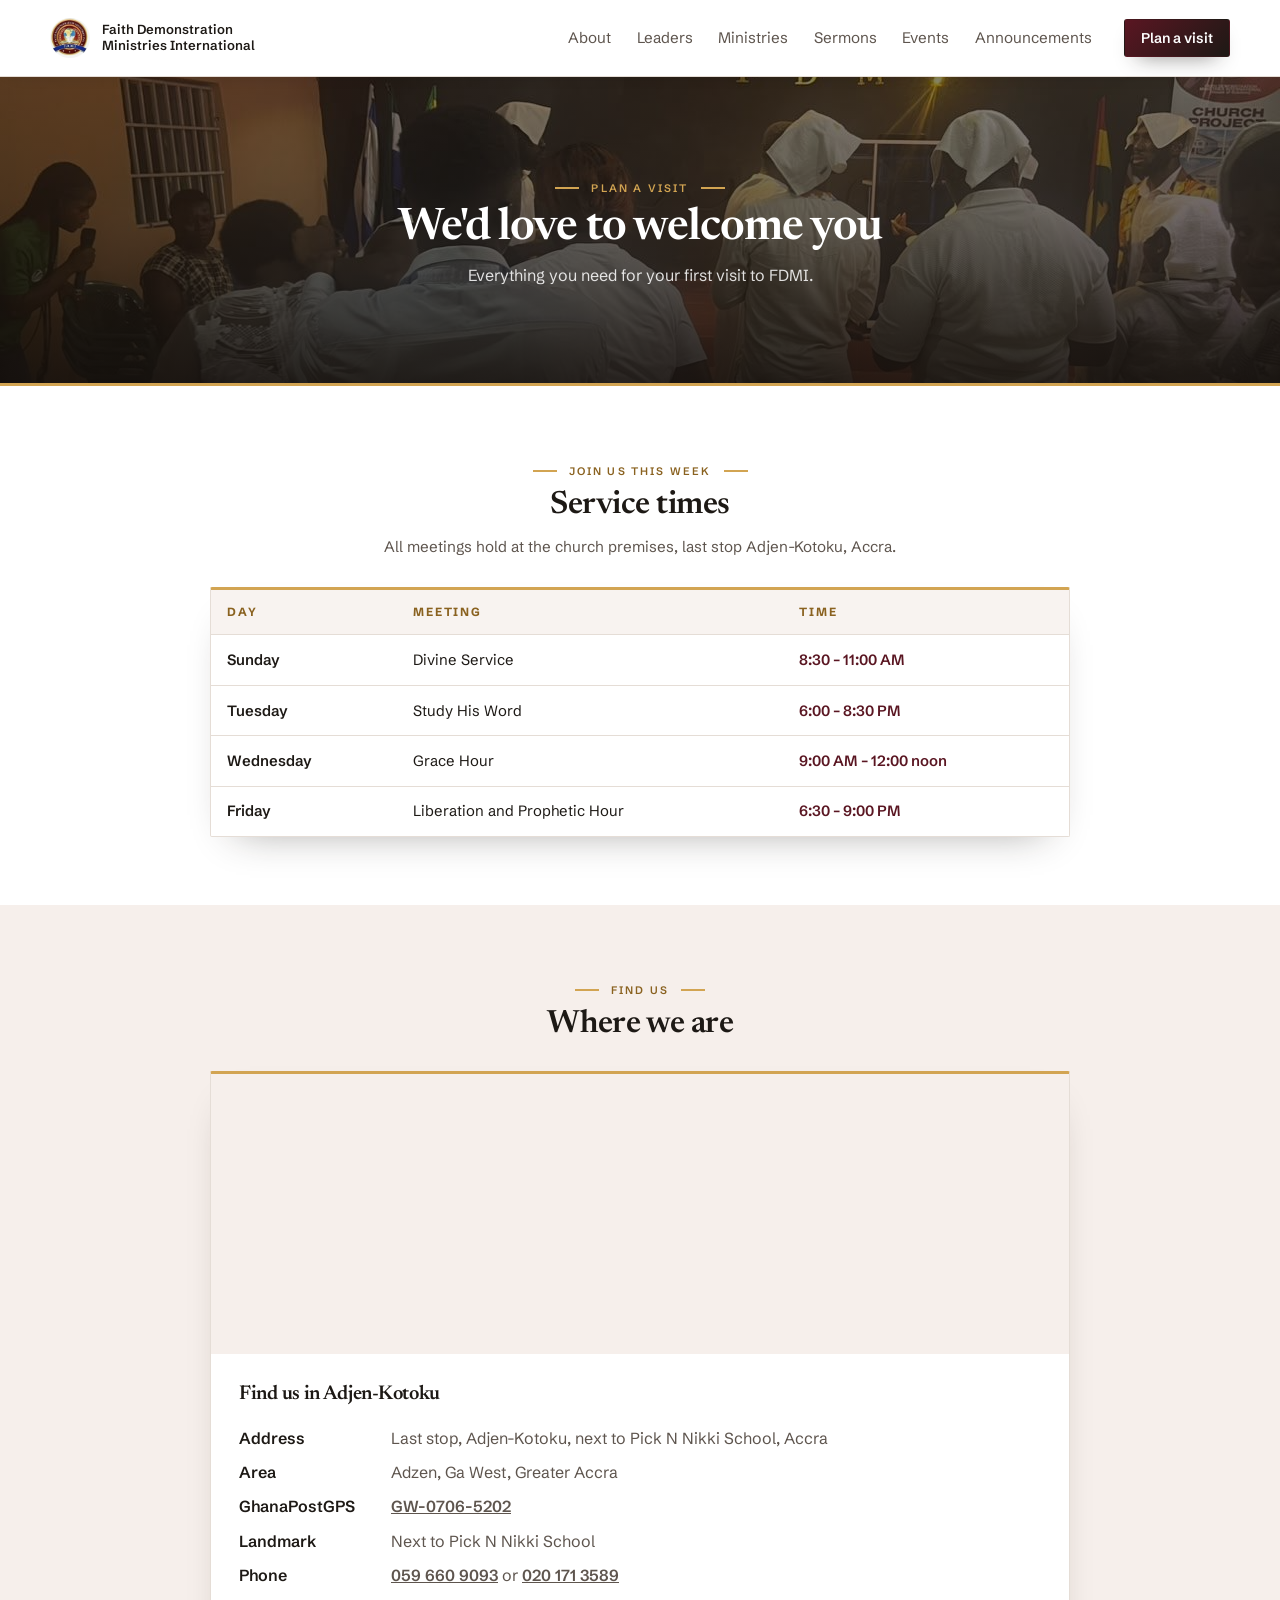
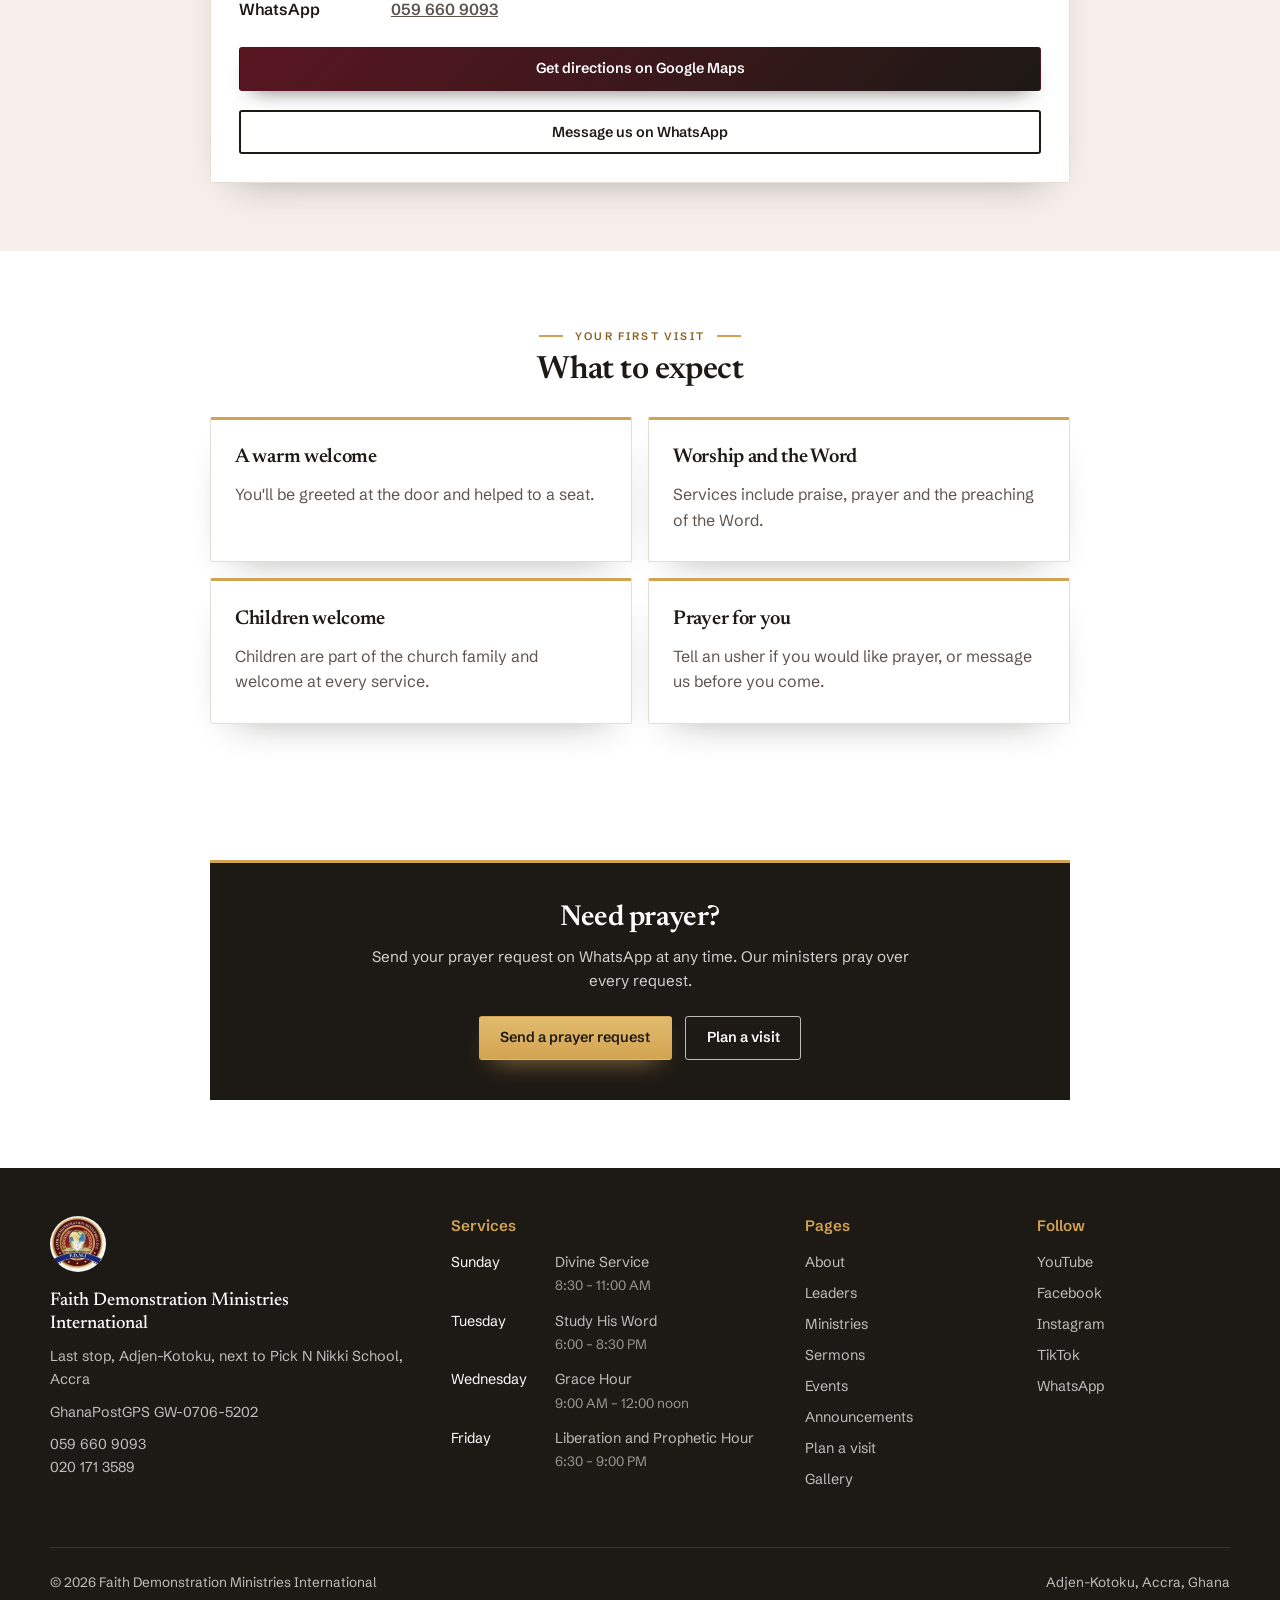
<file: visit.html>
<!DOCTYPE html>
<html lang="en-GH">
<head>
<meta charset="utf-8">
<meta name="viewport" content="width=device-width, initial-scale=1, viewport-fit=cover">
<title>Service Times and Directions | FDMI Church, Accra</title>
<meta name="description" content="Visit Faith Demonstration Ministries International: Last stop, Adjen-Kotoku, next to Pick N Nikki School, Accra. Service times, directions and contacts.">
<meta name="robots" content="index, follow, max-image-preview:large, max-snippet:-1">
<meta name="author" content="Faith Demonstration Ministries International">
<meta name="theme-color" content="#1d1915">
<link rel="canonical" href="https://fdmi-church.vercel.app/visit.html">
<meta name="geo.region" content="GH-AA">
<meta name="geo.placename" content="Adzen (Adjen-Kotoku), Ga West, Accra">
<meta name="geo.position" content="5.74170883;-0.35696792">
<meta name="ICBM" content="5.74170883, -0.35696792">
<meta property="og:type" content="website">
<meta property="og:site_name" content="Faith Demonstration Ministries International">
<meta property="og:locale" content="en_GH">
<meta property="og:url" content="https://fdmi-church.vercel.app/visit.html">
<meta property="og:title" content="Service Times and Directions | FDMI Church, Accra">
<meta property="og:description" content="Visit Faith Demonstration Ministries International: Last stop, Adjen-Kotoku, next to Pick N Nikki School, Accra. Service times, directions and contacts.">
<meta property="og:image" content="https://fdmi-church.vercel.app/assets/og/visit.jpg">
<meta property="og:image:secure_url" content="https://fdmi-church.vercel.app/assets/og/visit.jpg">
<meta property="og:image:type" content="image/jpeg">
<meta property="og:image:width" content="1200">
<meta property="og:image:height" content="630">
<meta property="og:image:alt" content="Plan a visit, Faith Demonstration Ministries International, Adjen-Kotoku, Accra">
<meta property="place:location:latitude" content="5.74170883">
<meta property="place:location:longitude" content="-0.35696792">
<meta name="twitter:card" content="summary_large_image">
<meta name="twitter:title" content="Service Times and Directions | FDMI Church, Accra">
<meta name="twitter:description" content="Visit Faith Demonstration Ministries International: Last stop, Adjen-Kotoku, next to Pick N Nikki School, Accra. Service times, directions and contacts.">
<meta name="twitter:image" content="https://fdmi-church.vercel.app/assets/og/visit.jpg">
<meta name="twitter:image:alt" content="Plan a visit, Faith Demonstration Ministries International">
<link rel="icon" href="assets/fdmi-crest.jpg">
<link rel="apple-touch-icon" href="assets/fdmi-crest.jpg">
<link rel="preconnect" href="https://fonts.googleapis.com">
<link rel="preconnect" href="https://fonts.gstatic.com" crossorigin>
<link href="https://fonts.googleapis.com/css2?family=Newsreader:ital,opsz,wght@0,6..72,400;0,6..72,500;0,6..72,600;1,6..72,400&family=Schibsted+Grotesk:wght@400;500;600&display=swap" rel="stylesheet">
<link rel="stylesheet" href="styles.css">
<script type="application/ld+json">
{
 "@context": "https://schema.org",
 "@graph": [
  {
   "@type": [
    "Church",
    "PlaceOfWorship"
   ],
   "@id": "https://fdmi-church.vercel.app/#church",
   "name": "Faith Demonstration Ministries International",
   "alternateName": "FDMI",
   "description": "A prophetic and apostolic church in Adzen (Adjen-Kotoku), Ga West, Accra, Ghana, led by Apostle Victor Annan.",
   "url": "https://fdmi-church.vercel.app/",
   "logo": "https://fdmi-church.vercel.app/assets/fdmi-crest.jpg",
   "image": [
    "https://fdmi-church.vercel.app/assets/photos/worship-team.jpg",
    "https://fdmi-church.vercel.app/assets/photos/church-family.jpg"
   ],
   "telephone": "+233596609093",
   "contactPoint": [
    {
     "@type": "ContactPoint",
     "telephone": "+233596609093",
     "contactType": "customer service",
     "areaServed": "GH",
     "availableLanguage": [
      "en"
     ]
    },
    {
     "@type": "ContactPoint",
     "telephone": "+233201713589",
     "contactType": "customer service",
     "areaServed": "GH",
     "availableLanguage": [
      "en"
     ]
    }
   ],
   "address": {
    "@type": "PostalAddress",
    "streetAddress": "Last stop, Adjen-Kotoku, next to Pick N Nikki School",
    "addressLocality": "Adzen, Ga West",
    "addressRegion": "Greater Accra",
    "postalCode": "GW-0706-5202",
    "addressCountry": "GH"
   },
   "geo": {
    "@type": "GeoCoordinates",
    "latitude": 5.74170883,
    "longitude": -0.35696792
   },
   "hasMap": "https://www.google.com/maps?q=5.74170883,-0.35696792",
   "openingHoursSpecification": [
    {
     "@type": "OpeningHoursSpecification",
     "dayOfWeek": "https://schema.org/Sunday",
     "opens": "08:30",
     "closes": "11:00",
     "description": "Divine Service"
    },
    {
     "@type": "OpeningHoursSpecification",
     "dayOfWeek": "https://schema.org/Tuesday",
     "opens": "18:00",
     "closes": "20:30",
     "description": "Study His Word"
    },
    {
     "@type": "OpeningHoursSpecification",
     "dayOfWeek": "https://schema.org/Wednesday",
     "opens": "09:00",
     "closes": "12:00",
     "description": "Grace Hour"
    },
    {
     "@type": "OpeningHoursSpecification",
     "dayOfWeek": "https://schema.org/Friday",
     "opens": "18:30",
     "closes": "21:00",
     "description": "Liberation and Prophetic Hour"
    }
   ],
   "member": [
    {
     "@type": "Person",
     "name": "Apostle Victor Annan",
     "jobTitle": "Head of the ministry"
    },
    {
     "@type": "Person",
     "name": "Rev. Mrs Natalie Annan",
     "jobTitle": "Minister"
    }
   ],
   "sameAs": [
    "https://www.instagram.com/apostlevictorannan",
    "https://www.tiktok.com/@apostlevictorannan",
    "https://ghanapostgps.com/map/?gps=GW07065202"
   ],
   "slogan": "To raise an indigenous and self-supporting church, and to demonstrate the love of God in our generation."
  },
  {
   "@type": "WebSite",
   "@id": "https://fdmi-church.vercel.app/#website",
   "url": "https://fdmi-church.vercel.app/",
   "name": "Faith Demonstration Ministries International",
   "alternateName": "FDMI",
   "inLanguage": "en-GH",
   "publisher": {
    "@id": "https://fdmi-church.vercel.app/#church"
   }
  },
  {
   "@type": "WebPage",
   "@id": "https://fdmi-church.vercel.app/visit.html#webpage",
   "url": "https://fdmi-church.vercel.app/visit.html",
   "name": "Service Times and Directions | FDMI Church, Accra",
   "description": "Visit Faith Demonstration Ministries International: Last stop, Adjen-Kotoku, next to Pick N Nikki School, Accra. Service times, directions and contacts.",
   "isPartOf": {
    "@id": "https://fdmi-church.vercel.app/#website"
   },
   "about": {
    "@id": "https://fdmi-church.vercel.app/#church"
   },
   "primaryImageOfPage": "https://fdmi-church.vercel.app/assets/og/visit.jpg",
   "inLanguage": "en-GH"
  },
  {
   "@type": "BreadcrumbList",
   "itemListElement": [
    {
     "@type": "ListItem",
     "position": 1,
     "name": "Home",
     "item": "https://fdmi-church.vercel.app/"
    },
    {
     "@type": "ListItem",
     "position": 2,
     "name": "Plan a visit",
     "item": "https://fdmi-church.vercel.app/visit.html"
    }
   ]
  }
 ]
}
</script>
</head>
<body class="page-visit">
<a class="skip" href="#main">Skip to content</a>
<header class="site-header">
  <div class="container header-inner">
    <a class="logo" href="index.html" aria-label="Faith Demonstration Ministries International, home">
      <img src="assets/fdmi-crest.jpg" alt="" width="40" height="40">
      <span>Faith Demonstration<br>Ministries International</span>
    </a>
    <nav class="site-nav" id="site-nav" aria-label="Main">
      <ul>
        <li><a href="about.html">About</a></li>
        <li><a href="leaders.html">Leaders</a></li>
        <li><a href="ministries.html">Ministries</a></li>
        <li><a href="sermons.html">Sermons</a></li>
        <li><a href="events.html">Events</a></li>
        <li><a href="announcements.html">Announcements</a></li>
      </ul>
      <a class="btn btn-dark nav-visit" href="visit.html">Plan a visit</a>
    </nav>
    <button class="menu-toggle" type="button" aria-expanded="false" aria-controls="site-nav">Menu</button>
  </div>
</header>
<main id="main">
<section class="page-hero">
  <img class="page-hero-img" src="assets/photos/white-service-1.jpg" alt="" style="object-position:50% 45%" fetchpriority="high">
  <div class="narrow page-hero-body">
    <p class="kicker kicker-light">Plan a visit</p>
    <h1>We'd love to welcome you</h1>
    <p>Everything you need for your first visit to FDMI.</p>
  </div>
</section>

<section class="h-sec" id="times">
  <div class="narrow">
    <header class="head-c">
      <p class="kicker">Join us this week</p>
      <h2>Service times</h2>
      <p class="head-sub">All meetings hold at the church premises, last stop Adjen-Kotoku, Accra.</p>
    </header>
    <div class="card table-card">
      <table class="times-table">
        <thead><tr><th scope="col">Day</th><th scope="col">Meeting</th><th scope="col">Time</th></tr></thead>
        <tbody>
        <tr data-day="0"><th scope="row">Sunday</th><td>Divine Service</td><td class="t-time">8:30 – 11:00 AM</td></tr>
        <tr data-day="2"><th scope="row">Tuesday</th><td>Study His Word</td><td class="t-time">6:00 – 8:30 PM</td></tr>
        <tr data-day="3"><th scope="row">Wednesday</th><td>Grace Hour</td><td class="t-time">9:00 AM – 12:00 noon</td></tr>
        <tr data-day="5"><th scope="row">Friday</th><td>Liberation and Prophetic Hour</td><td class="t-time">6:30 – 9:00 PM</td></tr>
        </tbody>
      </table>
    </div>
  </div>
</section>

<section class="h-sec h-tint">
  <div class="narrow">
    <header class="head-c">
      <p class="kicker">Find us</p>
      <h2>Where we are</h2>
    </header>
    <article class="card find-card">
      <div class="map">
    <iframe title="Map showing Faith Demonstration Ministries International, Adzen, Ga West" src="https://maps.google.com/maps?q=5.74170883,-0.35696792&amp;z=16&amp;output=embed" loading="lazy" referrerpolicy="no-referrer-when-downgrade"></iframe>
  </div>
      <div class="card-body">
        <h3>Find us in Adjen-Kotoku</h3>
        <dl class="facts">
          <div><dt>Address</dt><dd>Last stop, Adjen-Kotoku, next to Pick N Nikki School, Accra</dd></div>
          <div><dt>Area</dt><dd>Adzen, Ga West, Greater Accra</dd></div>
          <div><dt>GhanaPostGPS</dt><dd><a href="https://ghanapostgps.com/map/?gps=GW07065202">GW-0706-5202</a></dd></div>
          <div><dt>Landmark</dt><dd>Next to Pick N Nikki School</dd></div>
          <div><dt>Phone</dt><dd><a href="tel:+233596609093">059 660 9093</a> or <a href="tel:+233201713589">020 171 3589</a></dd></div>
          <div><dt>WhatsApp</dt><dd><a href="https://wa.me/233596609093">059 660 9093</a></dd></div>
        </dl>
        <a class="btn btn-dark btn-block" href="https://www.google.com/maps/dir/?api=1&amp;destination=5.74170883,-0.35696792">Get directions on Google Maps</a>
        <a class="btn btn-outline btn-block" href="https://wa.me/233596609093">Message us on WhatsApp</a>
      </div>
    </article>
  </div>
</section>

<section class="h-sec">
  <div class="narrow">
    <header class="head-c">
      <p class="kicker">Your first visit</p>
      <h2>What to expect</h2>
    </header>
    <div class="expect-grid">
      <article class="card text-card"><h3>A warm welcome</h3><p>You'll be greeted at the door and helped to a seat.</p></article>
      <article class="card text-card"><h3>Worship and the Word</h3><p>Services include praise, prayer and the preaching of the Word.</p></article>
      <article class="card text-card"><h3>Children welcome</h3><p>Children are part of the church family and welcome at every service.</p></article>
      <article class="card text-card"><h3>Prayer for you</h3><p>Tell an usher if you would like prayer, or message us before you come.</p></article>
    </div>
  </div>
</section>

<section class="h-sec">
  <div class="narrow">
    <div class="cta-box">
      <h2>Need prayer?</h2>
      <p>Send your prayer request on WhatsApp at any time. Our ministers pray over every request.</p>
      <div class="cta-actions">
        <a class="btn btn-gold" href="https://wa.me/233596609093?text=Hello%2C%20I%20would%20like%20to%20send%20a%20prayer%20request.">Send a prayer request</a>
        <a class="btn btn-ghost" href="visit.html">Plan a visit</a>
      </div>
    </div>
  </div>
</section>
</main>
<footer class="site-footer">
  <div class="container footer-grid">
    <div class="footer-about">
      <img src="assets/fdmi-crest.jpg" alt="" width="56" height="56">
      <p class="footer-name">Faith Demonstration Ministries International</p>
      <p>Last stop, Adjen-Kotoku, next to Pick N Nikki School, Accra</p>
      <p>GhanaPostGPS <a href="https://ghanapostgps.com/map/?gps=GW07065202">GW-0706-5202</a></p>
      <p><a href="tel:+233596609093">059 660 9093</a><br><a href="tel:+233201713589">020 171 3589</a></p>
    </div>
    <div>
      <h2 class="footer-h">Services</h2>
      <ul class="footer-times">
        <li><span>Sunday</span><span>Divine Service<br><small>8:30 – 11:00 AM</small></span></li>
        <li><span>Tuesday</span><span>Study His Word<br><small>6:00 – 8:30 PM</small></span></li>
        <li><span>Wednesday</span><span>Grace Hour<br><small>9:00 AM – 12:00 noon</small></span></li>
        <li><span>Friday</span><span>Liberation and Prophetic Hour<br><small>6:30 – 9:00 PM</small></span></li>
      </ul>
    </div>
    <div>
      <h2 class="footer-h">Pages</h2>
      <ul class="footer-list">
        <li><a href="about.html">About</a></li>
        <li><a href="leaders.html">Leaders</a></li>
        <li><a href="ministries.html">Ministries</a></li>
        <li><a href="sermons.html">Sermons</a></li>
        <li><a href="events.html">Events</a></li>
        <li><a href="announcements.html">Announcements</a></li>
        <li><a href="visit.html">Plan a visit</a></li>
        <li><a href="gallery.html">Gallery</a></li>
      </ul>
    </div>
    <div>
      <h2 class="footer-h">Follow</h2>
      <ul class="footer-list">
        <li><a href="https://www.youtube.com/results?search_query=faith+demonstration+ministries+victor+annan">YouTube</a></li>
        <li><a href="https://www.facebook.com/search/top?q=FAITH%20Demonstration%20Ministries%20International">Facebook</a></li>
        <li><a href="https://www.instagram.com/apostlevictorannan">Instagram</a></li>
        <li><a href="https://www.tiktok.com/@apostlevictorannan">TikTok</a></li>
        <li><a href="https://wa.me/233596609093">WhatsApp</a></li>
      </ul>
    </div>
  </div>
  <div class="container footer-base">
    <p>&copy; <span data-year>2026</span> Faith Demonstration Ministries International</p>
    <p>Adjen-Kotoku, Accra, Ghana</p>
  </div>
</footer>
<script src="script.js"></script>
</body>
</html>
</file>
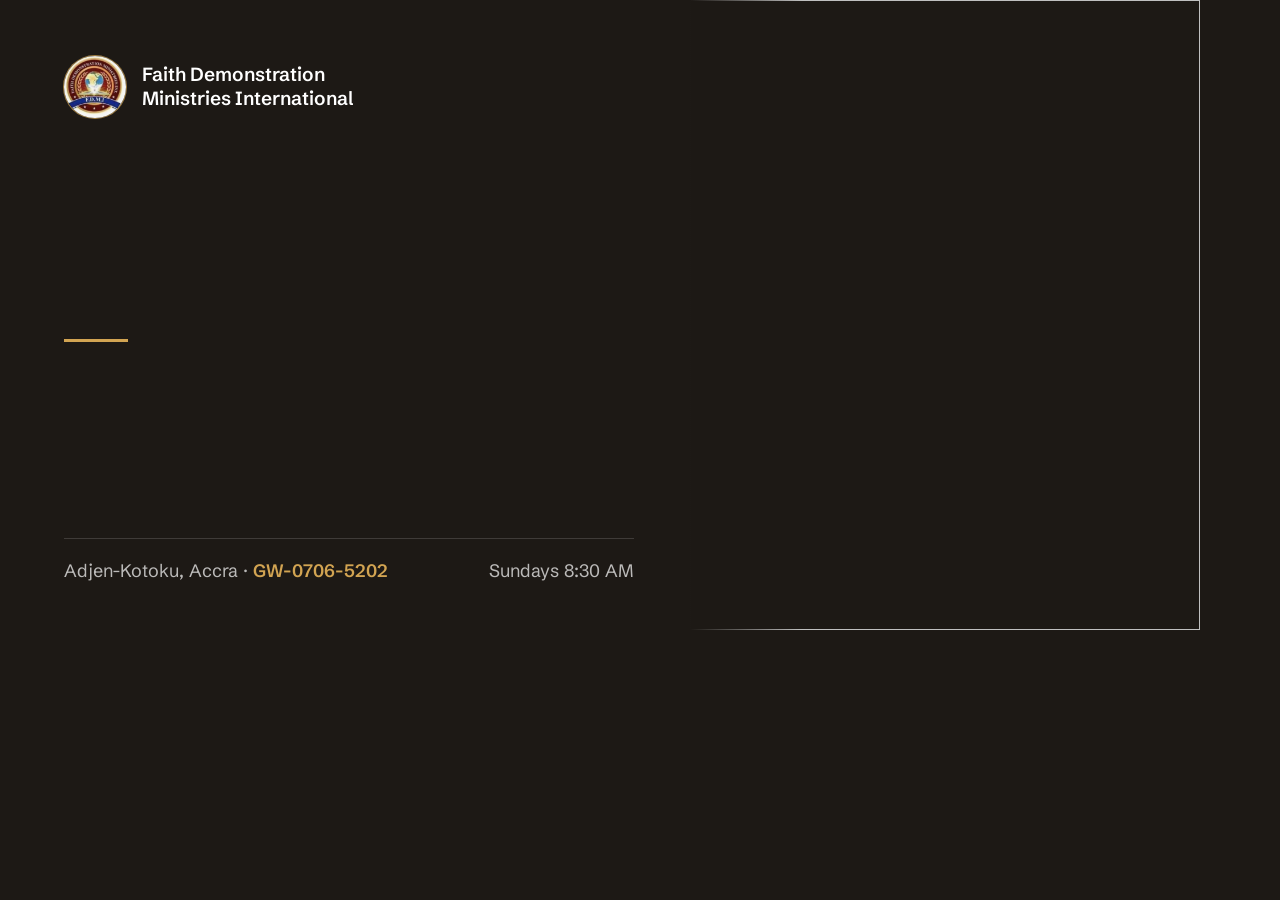
<file: og/template.html>
<!DOCTYPE html>
<html><head><meta charset="utf-8">
<link href="https://fonts.googleapis.com/css2?family=Newsreader:ital,opsz,wght@0,6..72,500;1,6..72,400&family=Schibsted+Grotesk:wght@500;600&display=swap" rel="stylesheet">
<style>
*{margin:0;box-sizing:border-box}
body{width:1200px;height:630px;overflow:hidden;background:#1d1915;color:#fff;font-family:"Schibsted Grotesk",sans-serif;display:grid;grid-template-columns:690px 510px;grid-template-rows:630px}
.text{padding:56px 56px 48px 64px;display:flex;flex-direction:column}
.brand{display:flex;align-items:center;gap:16px;font-weight:600;font-size:19px;line-height:1.25;color:#fff}
.brand img{width:62px;height:62px;border-radius:50%;box-shadow:0 0 0 1px rgba(210,164,82,.7)}
.mid{margin-top:auto;margin-bottom:auto;padding-top:20px}
h1{font-family:Newsreader,serif;font-weight:500;font-size:var(--size,68px);line-height:1.02;letter-spacing:-.02em}
.rule{width:64px;height:3px;background:#d2a452;margin:26px 0 22px}
.sub{font-family:Newsreader,serif;font-style:italic;font-size:28px;line-height:1.3;color:rgba(255,255,255,.85);max-width:560px}
.foot{display:flex;justify-content:space-between;gap:24px;font-size:18px;color:rgba(255,255,255,.7);border-top:1px solid rgba(255,255,255,.15);padding-top:20px}
.foot b{color:#d2a452;font-weight:600}
.photo{position:relative;height:630px;overflow:hidden}
.photo img{width:100%;height:100%;object-fit:cover}
.photo::before{content:"";position:absolute;inset:0;background:linear-gradient(90deg,#1d1915 0%,rgba(29,25,21,0) 22%)}
</style></head>
<body>
<div class="text">
  <div class="brand"><img src="../assets/fdmi-crest.jpg" alt=""><span id="brand">Faith Demonstration<br>Ministries International</span></div>
  <div class="mid">
    <h1 id="title"></h1>
    <div class="rule"></div>
    <p class="sub" id="sub"></p>
  </div>
  <div class="foot"><span>Adjen-Kotoku, Accra &middot; <b>GW-0706-5202</b></span><span>Sundays 8:30 AM</span></div>
</div>
<div class="photo"><img id="photo" alt=""></div>
</body></html>
</file>
<file: styles.css>
/* Faith Demonstration Ministries International
   Colours come from the church itself: the black wall, the gold FDMI
   letters, the rose floor tiles and the wine of the crest. */
:root {
  --ink: #1d1915;
  --ink-soft: #5e554e;
  --line: #e5ddd6;
  --paper: #ffffff;
  --tint: #f6efeb;
  --gold: #d2a452;
  --gold-ink: #8a6220;
  --wine: #5a1622;
  --serif: "Newsreader", Georgia, "Times New Roman", serif;
  --sans: "Schibsted Grotesk", system-ui, -apple-system, "Segoe UI", sans-serif;
  --container: 1180px;
  --gutter: clamp(1.25rem, 4vw, 2.5rem);
  --header-h: 76px;
}

*, *::before, *::after { box-sizing: border-box; }
html { -webkit-text-size-adjust: 100%; scroll-padding-top: calc(var(--header-h) + 16px); }
@media (prefers-reduced-motion: no-preference) { html { scroll-behavior: smooth; } }
body { margin: 0; background: var(--paper); color: var(--ink); font: 400 1.0625rem/1.6 var(--sans); -webkit-font-smoothing: antialiased; text-rendering: optimizeLegibility; }
img, video, iframe { display: block; max-width: 100%; }
img { height: auto; }
a { color: inherit; }
p, ul, ol, dl, dd, figure, blockquote { margin: 0; }
ul, ol { padding: 0; }
h1, h2, h3 { margin: 0; font-family: var(--serif); font-weight: 500; letter-spacing: -0.015em; text-wrap: balance; }
h1 { font-size: clamp(2.6rem, 6vw, 4.75rem); line-height: 1.02; letter-spacing: -0.025em; }
h2 { font-size: clamp(1.7rem, 3vw, 2.4rem); line-height: 1.12; }
h3 { font-size: 1.4rem; line-height: 1.2; }
:focus-visible { outline: 2px solid var(--gold-ink); outline-offset: 3px; }

.container { width: min(var(--container), 100% - 2 * var(--gutter)); margin-inline: auto; }
.skip { position: absolute; left: 1rem; top: -5rem; z-index: 100; background: var(--ink); color: #fff; padding: .7rem 1rem; }
.skip:focus { top: 1rem; }

/* ---------- Buttons and links ---------- */
.btn { display: inline-flex; align-items: center; justify-content: center; gap: .5rem; min-height: 50px; padding: .85rem 1.6rem; border-radius: 3px; border: 1px solid transparent; font: 600 .95rem/1.2 var(--sans); text-decoration: none; transition: background-color .15s, color .15s, border-color .15s; }
.btn-dark { background: linear-gradient(135deg, var(--wine) 0%, var(--ink) 100%); color: #fff; box-shadow: 0 10px 22px -14px rgba(29, 25, 21, .9); }
.btn-dark:hover { background: var(--ink); }
.btn-gold { background: linear-gradient(180deg, #e2bb6e 0%, var(--gold) 100%); color: var(--ink); box-shadow: 0 12px 26px -14px rgba(210, 164, 82, .9); }
.btn-gold:hover { background: #e0b66a; }
.btn-line { border-color: var(--ink); color: var(--ink); }
.btn-line:hover { background: var(--ink); color: #fff; }
.btn-ghost { border-color: rgba(255, 255, 255, .7); color: #fff; }
.btn-ghost:hover { background: #fff; color: var(--ink); }
.btn-lg { min-height: 54px; padding: .95rem 1.8rem; font-size: 1rem; }
.btn-sm { min-height: 40px; padding: .55rem 1.05rem; font-size: .88rem; }
.feature-band .btn-gold { margin-top: .5rem; }
.text-link { display: inline-block; font-weight: 600; text-decoration: none; border-bottom: 1px solid currentColor; padding-bottom: 1px; }
.text-link:hover { color: var(--gold-ink); }
.text-link-light { color: #fff; }
.text-link-light:hover { color: var(--gold); }
.actions { display: flex; flex-wrap: wrap; align-items: center; gap: 1rem 1.75rem; }

/* ---------- Header ---------- */
.site-header { position: sticky; top: 0; z-index: 50; background: #fff; border-bottom: 1px solid var(--line); box-shadow: 0 6px 18px -14px rgba(29, 25, 21, .35); }
.header-inner { height: var(--header-h); display: flex; align-items: center; gap: 2rem; }
.logo { display: flex; align-items: center; gap: .75rem; text-decoration: none; flex-shrink: 0; }
.logo img { width: 40px; height: 40px; border-radius: 50%; }
.logo span { font-size: .82rem; font-weight: 600; line-height: 1.2; }
.site-nav { display: flex; align-items: center; gap: 2rem; margin-left: auto; }
.site-nav ul { list-style: none; display: flex; gap: 1.6rem; }
.site-nav ul a { text-decoration: none; font-size: .95rem; color: var(--ink-soft); padding-block: .4rem; border-bottom: 2px solid transparent; }
.site-nav ul a:hover { color: var(--ink); }
.site-nav ul a[aria-current="page"] { color: var(--ink); border-bottom-color: var(--gold); }
.nav-visit { min-height: 42px; padding: .55rem 1.25rem; }
.menu-toggle { display: none; }

/* ---------- Hero (its own full-screen section) ---------- */
.hero { position: relative; min-height: calc(100svh - var(--header-h)); display: grid; place-items: center; text-align: center; color: #fff; background: var(--ink); overflow: hidden; isolation: isolate; }
.hero-img { position: absolute; inset: 0; z-index: -2; width: 100%; height: 100%; object-fit: cover; object-position: 50% 40%; }
.hero::before { content: ""; position: absolute; inset: 0; z-index: -1; background:
  radial-gradient(ellipse 70% 60% at 50% 55%, rgba(20, 15, 12, .55) 0%, rgba(20, 15, 12, .78) 100%),
  linear-gradient(0deg, rgba(20, 15, 12, .85) 0%, rgba(20, 15, 12, 0) 35%); }
.hero-content { display: flex; flex-direction: column; align-items: center; padding-block: 5rem 7rem; }
.hero-crest { width: 76px; height: 76px; border-radius: 50%; box-shadow: 0 0 0 1px rgba(210, 164, 82, .6), 0 0 0 6px rgba(255, 255, 255, .06); margin-bottom: 1.6rem; }
.hero-place { font-size: .95rem; color: var(--gold); margin-bottom: 1rem; }
.hero h1 { font-size: clamp(2.7rem, 7vw, 5.6rem); line-height: 1; max-width: none; }
.hero-sub { max-width: 32rem; margin: 1.5rem auto 2.4rem; font: italic 400 clamp(1.15rem, 2vw, 1.4rem)/1.45 var(--serif); color: rgba(255, 255, 255, .88); }
.hero-actions { display: flex; flex-wrap: wrap; justify-content: center; gap: .9rem; }
.hero-foot { position: absolute; left: 0; right: 0; bottom: 0; padding: 1.1rem var(--gutter); border-top: 1px solid rgba(255, 255, 255, .14); font-size: .92rem; color: rgba(255, 255, 255, .75); text-align: center; }

/* ---------- Service times ---------- */
.times { list-style: none; }
.times li { display: grid; grid-template-columns: 8rem 1fr auto; gap: 1rem; padding: 1rem 0; border-top: 1px solid var(--line); align-items: baseline; }
.times li:last-child { border-bottom: 1px solid var(--line); }
.t-day { font-weight: 600; }
.t-time { color: var(--ink-soft); white-space: nowrap; }
.times li.is-today .t-day::after { content: " · today"; color: var(--gold-ink); font-weight: 500; }

.week { background: var(--ink); color: #fff; }
.times-band { display: grid; grid-template-columns: repeat(4, 1fr); }
.times-band li { display: flex; flex-direction: column; gap: .2rem; padding: 1.6rem 1.5rem 1.7rem; border: 0; border-left: 1px solid rgba(255, 255, 255, .14); border-top: 3px solid transparent; }
.times-band li:first-child { border-left: 0; padding-left: 0; }
.times-band li:last-child { border-bottom: 0; }
.times-band .t-day { font: italic 400 1.15rem var(--serif); color: var(--gold); }
.times-band .t-name { font-weight: 600; }
.times-band .t-time { color: rgba(255, 255, 255, .7); font-size: .95rem; }
.times-band li.is-today { border-top-color: var(--gold); }
.times-band li.is-today .t-day::after { color: #fff; }

/* ---------- Sections ---------- */
.section { padding-block: clamp(4.5rem, 9vw, 7rem); }
.section-tint { background: var(--tint); }
.section-top-tight { padding-top: 0; }
.sec-head { display: flex; justify-content: space-between; align-items: baseline; gap: 1rem; padding-bottom: 1.1rem; margin-bottom: 2.5rem; border-bottom: 1px solid var(--ink); }
.lead { font: 400 1.3rem/1.45 var(--serif); color: var(--ink); }
.h-sm { font-size: 1.5rem; margin-bottom: 1.25rem; }
.note { color: var(--ink-soft); font-size: .95rem; margin-top: 1.25rem; }

.page-head { padding-block: clamp(3.5rem, 8vw, 6rem) clamp(2.5rem, 5vw, 3.75rem); }
.page-head-grid { display: grid; grid-template-columns: 1fr 1fr; gap: 2rem 4rem; align-items: end; }
.page-head-intro { font-size: 1.2rem; color: var(--ink-soft); max-width: 32rem; padding-bottom: .4rem; }

.split { display: grid; grid-template-columns: 5fr 6fr; gap: clamp(2.5rem, 6vw, 5.5rem); align-items: center; }
.split-even { grid-template-columns: 1fr 1fr; align-items: start; }
.split-text > * + * { margin-top: 1.25rem; }
.split-text p:not(.lead) { color: var(--ink-soft); max-width: 34rem; }
.split-photo img { width: 100%; aspect-ratio: 5 / 4; object-fit: cover; border-radius: 2px; }

.prose-grid { display: grid; grid-template-columns: 1fr 2fr; gap: 2rem 4rem; }
.prose { max-width: 40rem; }
.prose > * + * { margin-top: 1.25rem; }
.prose p:not(.lead) { color: var(--ink-soft); }
.scripture { border-left: 2px solid var(--gold); padding-left: 1.5rem; margin-block: 2rem; }
.scripture p { font: italic 400 1.35rem/1.5 var(--serif); color: var(--ink) !important; }
.scripture cite { display: block; margin-top: .75rem; font-style: normal; font-size: .9rem; color: var(--ink-soft); }

.wide-photo img { width: 100%; aspect-ratio: 21 / 9; object-fit: cover; object-position: 50% 30%; border-radius: 2px; }

/* ---------- Home: coming up ---------- */
.upcoming { display: grid; grid-template-columns: 2fr 1fr; gap: clamp(2.5rem, 5vw, 4.5rem); }
.event { display: grid; grid-template-columns: 220px 1fr; gap: 2rem; align-items: start; }
.event-flyer img { width: 100%; border-radius: 2px; }
.event-date { font-weight: 600; color: var(--gold-ink); }
.event-date [data-countdown]:not(:empty) { margin-left: .6rem; font-weight: 400; color: var(--ink-soft); }
.event-title { font-size: clamp(2rem, 3.6vw, 2.75rem); margin-top: .4rem; }
.event-kind { font: italic 400 1.2rem var(--serif); color: var(--ink-soft); margin-top: .2rem; }
.event-meta { margin: 1.5rem 0; display: grid; gap: .6rem; }
.event-meta div { display: grid; grid-template-columns: 4.5rem 1fr; gap: 1rem; }
.event-meta dt { color: var(--ink-soft); }
.event-with { color: var(--ink-soft); margin-bottom: 1.75rem; max-width: 36rem; }
.event-with span { display: block; color: var(--ink); font-weight: 600; }
.event-full { grid-template-columns: minmax(260px, 400px) 1fr; gap: clamp(2rem, 5vw, 4.5rem); }
.event-full .event-title { font-size: clamp(2.6rem, 5.5vw, 4rem); }

.side-h { font-size: 1.4rem; margin-bottom: 1rem; }
.notices { list-style: none; margin-bottom: 1.5rem; }
.notice { padding: 1rem 0; border-top: 1px solid var(--line); }
.notice:last-child { border-bottom: 1px solid var(--line); }
.notice-date { font-size: .85rem; color: var(--ink-soft); }
.notice-title { font-weight: 600; margin-top: .15rem; }

/* ---------- Home: ministries tiles ---------- */
.tiles { display: grid; grid-template-columns: repeat(4, 1fr); gap: 1.25rem; }
.tile { text-decoration: none; }
.tile img { width: 100%; aspect-ratio: 3 / 4; object-fit: cover; border-radius: 2px; transition: opacity .2s; }
.tile span { display: block; margin-top: .85rem; font: 500 1.35rem var(--serif); }
.tile:hover img { opacity: .88; }
.tile:hover span { color: var(--gold-ink); }

/* ---------- Feature band (photo + dark text) ---------- */
.feature-band { display: grid; grid-template-columns: 1fr 1fr; background: var(--ink); color: #fff; }
.feature-band > img { width: 100%; height: clamp(420px, 46vw, 600px); object-fit: cover; }
.feature-band-text { padding: clamp(2.5rem, 7vw, 6rem); align-self: center; max-width: 36rem; }
.feature-band-text > * + * { margin-top: 1.25rem; }
.feature-band-text p { color: rgba(255, 255, 255, .78); }

/* ---------- About ---------- */
.vision { background: var(--wine); color: #fff; padding-block: clamp(3.5rem, 7vw, 5.5rem); }
.vision h2 { font-size: 1.1rem; font-family: var(--sans); font-weight: 600; letter-spacing: 0; color: var(--gold); padding-top: .55rem; }
.vision-text { font: 400 clamp(1.7rem, 3.4vw, 2.6rem)/1.25 var(--serif); letter-spacing: -0.01em; max-width: 26ch; }
.columns-3 { display: grid; grid-template-columns: repeat(3, 1fr); gap: clamp(2rem, 4vw, 3.5rem); }
.col { border-top: 2px solid var(--ink); padding-top: 1.5rem; }
.col h2 { font-size: 1.75rem; margin-bottom: 1.1rem; }
.col p { color: var(--ink-soft); }
.plain-list { list-style: none; counter-reset: n; display: grid; gap: .85rem; }
.plain-list li { counter-increment: n; display: grid; grid-template-columns: 1.6rem 1fr; color: var(--ink-soft); }
.plain-list li::before { content: counter(n) "."; font-family: var(--serif); font-size: 1.1rem; color: var(--gold-ink); }
.link-grid { display: grid; grid-template-columns: repeat(3, 1fr); gap: 2rem; }
.link-grid a { display: block; text-decoration: none; border-top: 1px solid var(--ink); padding-top: 1.25rem; }
.link-grid h2 { font-size: 1.6rem; margin-bottom: .5rem; }
.link-grid p { color: var(--ink-soft); }
.link-grid a:hover h2 { color: var(--gold-ink); }

/* ---------- Leaders ---------- */
.leader { display: grid; grid-template-columns: minmax(220px, 340px) 1fr; gap: clamp(2rem, 5vw, 4.5rem); align-items: center; padding-block: 3rem; border-top: 1px solid var(--line); }
.leader:first-child { border-top: 0; padding-top: 0; }
.leader img { width: 100%; aspect-ratio: 1; object-fit: cover; object-position: top; border-radius: 2px; }
.leader-text { max-width: 36rem; }
.role { color: var(--gold-ink); font-weight: 600; font-size: .95rem; margin-bottom: .6rem; }
.leader h2 { font-size: clamp(2rem, 4vw, 3rem); margin-bottom: 1rem; }
.leader-text p:last-child { color: var(--ink-soft); }
.team { display: grid; grid-template-columns: repeat(auto-fill, minmax(200px, 1fr)); gap: 1.5rem; }
.member img { width: 100%; aspect-ratio: 1; object-fit: cover; border-radius: 2px; }
.member figcaption { margin-top: .8rem; color: var(--ink-soft); }
.member strong { display: block; font: 500 1.3rem var(--serif); color: var(--ink); }

/* ---------- Ministries ---------- */
.jump { display: flex; flex-wrap: wrap; gap: .6rem 1.75rem; padding: 1rem 0; margin-bottom: 1rem; border-top: 1px solid var(--line); border-bottom: 1px solid var(--line); }
.jump a { text-decoration: none; color: var(--ink-soft); font-weight: 500; }
.jump a:hover { color: var(--ink); }
.ministry { display: grid; grid-template-columns: 1fr 1fr; gap: clamp(2rem, 6vw, 5rem); align-items: center; padding-block: 3.5rem; border-bottom: 1px solid var(--line); }
.ministry:last-child { border-bottom: 0; }
.ministry:nth-child(even) img { order: 2; }
.ministry img { width: 100%; aspect-ratio: 4 / 3; object-fit: cover; border-radius: 2px; }
.ministry-text { max-width: 30rem; }
.ministry-text > * + * { margin-top: 1.1rem; }
.ministry-text p { color: var(--ink-soft); }

/* ---------- Sermons ---------- */
.platforms { list-style: none; }
.platforms a { display: flex; justify-content: space-between; align-items: baseline; gap: 1rem; padding: 1.1rem 0; border-top: 1px solid var(--line); text-decoration: none; }
.platforms li:last-child a { border-bottom: 1px solid var(--line); }
.platform-name { font: 500 1.4rem var(--serif); }
.platform-note { color: var(--ink-soft); font-size: .95rem; text-align: right; }
.platforms a:hover .platform-name { color: var(--gold-ink); }

/* ---------- Announcements ---------- */
.notices-page { max-width: 56rem; }
.notice-full { display: grid; grid-template-columns: 9rem 1fr; gap: 1rem 2.5rem; padding-block: 2.25rem; border-top: 1px solid var(--line); }
.notice-full:first-child { border-top: 1px solid var(--ink); }
.notice-full .notice-date { font-size: .95rem; font-weight: 600; color: var(--gold-ink); padding-top: .4rem; }
.notice-full h2 { font-size: 1.75rem; margin-bottom: .75rem; }
.notice-full p { color: var(--ink-soft); max-width: 40rem; }
.notice-full .text-link { margin-top: 1rem; }

/* ---------- Visit ---------- */
.address { font: 400 1.45rem/1.35 var(--serif); margin-bottom: 1rem; }
.split-even .actions { margin-top: 1.75rem; }
.map { margin-bottom: clamp(1rem, 4vw, 2rem); }
.map iframe { width: 100%; height: 440px; border: 0; background: var(--tint); }

/* ---------- Gallery ---------- */
.gallery { columns: 3 280px; column-gap: 1.25rem; }
.g-item { break-inside: avoid; margin-bottom: 1.5rem; }
.g-item img { width: 100%; border-radius: 2px; }
.g-item a:hover img { opacity: .9; }
.g-item figcaption { margin-top: .5rem; font-size: .9rem; color: var(--ink-soft); }
.video video { width: 100%; aspect-ratio: 16 / 9; background: var(--ink); border-radius: 2px; }

/* ---------- Lightbox ---------- */
.lightbox { position: fixed; inset: 0; z-index: 200; background: rgba(15, 11, 9, .96); display: grid; place-items: center; padding: 4.5rem 1rem; }
.lightbox[hidden] { display: none; }
.lightbox figure { max-width: min(1100px, 100%); text-align: center; }
.lightbox img { max-height: calc(100vh - 10rem); width: auto; margin: 0 auto; }
.lightbox figcaption { color: rgba(255, 255, 255, .8); margin-top: .9rem; }
.lightbox button { position: absolute; background: none; color: #fff; border: 1px solid rgba(255, 255, 255, .35); border-radius: 3px; min-width: 48px; height: 44px; padding: 0 1rem; font: 500 1rem var(--sans); cursor: pointer; }
.lightbox button:hover { border-color: var(--gold); color: var(--gold); }
.lb-close { top: 1rem; right: 1rem; }
.lb-prev { left: 1rem; top: 50%; transform: translateY(-50%); }
.lb-next { right: 1rem; top: 50%; transform: translateY(-50%); }

/* ---------- Footer ---------- */
.site-footer { background: var(--ink); color: rgba(255, 255, 255, .72); padding-top: clamp(3.5rem, 7vw, 5rem); font-size: .95rem; }
.site-footer a { text-decoration: none; }
.site-footer a:hover { color: var(--gold); }
.footer-grid { display: grid; grid-template-columns: 1.5fr 1.3fr .8fr .8fr; gap: 2.5rem; }
.footer-about img { border-radius: 50%; margin-bottom: 1.1rem; }
.footer-about p + p { margin-top: .6rem; }
.footer-name { font: 500 1.3rem/1.25 var(--serif); color: #fff; max-width: 16rem; }
.footer-h { font: 600 .95rem var(--sans); color: var(--gold); letter-spacing: 0; margin-bottom: 1rem; }
.footer-list { list-style: none; display: grid; gap: .5rem; }
.footer-times { list-style: none; display: grid; gap: .8rem; }
.footer-times li { display: grid; grid-template-columns: 6.5rem 1fr; }
.footer-times li span:first-child { color: #fff; }
.footer-times small { font-size: .85rem; opacity: .75; }
.footer-base { display: flex; justify-content: space-between; flex-wrap: wrap; gap: .5rem 2rem; margin-top: 3.5rem; padding-block: 1.5rem; border-top: 1px solid rgba(255, 255, 255, .12); font-size: .85rem; }


/* ---------- Home: one section per page ---------- */
.sec-head h2 a, .feature-band-text h2 a { text-decoration: none; }
.sec-head h2 a:hover { color: var(--gold-ink); }
.feature-band-text h2 a:hover { color: var(--gold); }
.home-sec .split { align-items: center; }
a.split-photo { display: block; }
a.split-photo:hover img, .band-photo:hover img, .mosaic a:hover img { opacity: .9; }
.split-photo-left { grid-template-columns: 6fr 5fr; }
.band-photo { display: block; }
.band-photo img { width: 100%; height: clamp(420px, 46vw, 600px); object-fit: cover; transition: opacity .2s; }
.faces { list-style: none; display: flex; }
.faces li + li { margin-left: -10px; }
.faces img { width: 52px; height: 52px; border-radius: 50%; object-fit: cover; object-position: top; border: 2px solid var(--ink); }
.mini-times { list-style: none; border-top: 1px solid var(--line); }
.mini-times li { padding: .7rem 0; border-bottom: 1px solid var(--line); color: var(--ink-soft); }
.mini-times span { display: inline-block; width: 6.5rem; color: var(--ink); font-weight: 600; }
.notice-cols { display: grid; grid-template-columns: repeat(3, 1fr); gap: clamp(1.5rem, 3vw, 2.5rem); }
.notice-col { display: block; text-decoration: none; }
.notice-col .notice-date { color: var(--gold-ink); font-weight: 600; font-size: .9rem; }
.notice-col h3 { font-size: 1.45rem; margin: .4rem 0 .6rem; }
.notice-col p:last-child { color: var(--ink-soft); }
.notice-col:hover h3 { color: var(--gold-ink); }
.mosaic { display: grid; grid-template-columns: 2fr 1fr 1fr; grid-template-rows: repeat(2, clamp(170px, 19vw, 250px)); gap: 1rem; }
.mosaic a { display: block; overflow: hidden; border-radius: 2px; }
.mosaic img { width: 100%; height: 100%; object-fit: cover; transition: opacity .2s; }
.mosaic-1 { grid-row: span 2; }
.mosaic-4 img { object-position: 50% 20%; }
.visit-teaser { align-items: center; }
.visit-teaser .map { margin: 0; }
.visit-teaser .map iframe { height: 340px; }


/* ---------- Home: service times grid ---------- */
.week-grid { list-style: none; display: grid; grid-template-columns: repeat(4, 1fr); gap: 1.25rem; }
.week-grid li { display: flex; flex-direction: column; gap: .35rem; padding: 1.5rem 1.4rem 1.6rem; background: var(--tint); border-top: 3px solid var(--line); border-radius: 2px; }
.week-grid .t-day { font: italic 400 1.25rem var(--serif); color: var(--gold-ink); }
.week-grid .t-name { font-weight: 600; font-size: 1.05rem; }
.week-grid .t-time { color: var(--ink-soft); }
.week-grid li.is-today { background: var(--ink); color: #fff; border-top-color: var(--gold); }
.week-grid li.is-today .t-day { color: var(--gold); }
.week-grid li.is-today .t-day::after { color: #fff; }
.week-grid li.is-today .t-time { color: rgba(255, 255, 255, .75); }

/* ---------- Photos that fill their space ---------- */
.split-fill { align-items: stretch; }
.split-fill .split-text { align-self: center; padding-block: 1rem; }
.split-fill .split-text .btn { margin-top: 1.75rem; }
.fill-photo { display: block; min-height: 420px; border-radius: 2px; overflow: hidden; }
.fill-photo img { width: 100%; height: 100%; object-fit: cover; transition: transform .5s ease; }
.fill-photo:hover img { transform: scale(1.02); }
.facts { display: grid; gap: .55rem; margin: 1.25rem 0 0; }
.facts div { display: grid; grid-template-columns: 8.5rem 1fr; gap: 1rem; }
.facts dt { color: var(--ink-soft); }
.facts dd a { font-weight: 600; }
.visit-teaser .map { min-height: 380px; }
.visit-teaser .map iframe { height: 100%; min-height: 380px; }
.sec-foot { display: none; }
.notice-more { display: inline-block; margin-top: 1rem; font-weight: 600; font-size: .92rem; border-bottom: 1px solid currentColor; }
.notice-col { background: var(--paper); padding: 1.6rem 1.5rem 1.7rem; border-top: 3px solid var(--gold); border-radius: 2px; }
.event-full .event-flyer { align-self: stretch; }
.event-full .event-flyer img { width: 100%; height: 100%; max-height: 620px; object-fit: cover; object-position: top; }


/* ======================================================================
   Home page: centred headings, cards and pill buttons
   ====================================================================== */
.btn-outline { border: 2px solid var(--ink); color: var(--ink); background: #fff; }
.btn-outline:hover { background: var(--ink); color: #fff; }
.btn-white { background: #fff; color: var(--ink); }
.btn-white:hover { background: var(--gold); }
.btn-block { display: flex; width: 100%; }
.btn-block + .btn-block { margin-top: .75rem; }

.kicker { display: inline-flex; align-items: center; gap: .75rem; font: 600 .74rem/1 var(--sans); letter-spacing: .2em; text-transform: uppercase; color: var(--gold-ink); margin-bottom: .9rem; }
.kicker::before, .kicker::after { content: ""; width: 24px; height: 2px; background: var(--gold); }
.kicker-left::after { display: none; }
.kicker-light { color: var(--gold); }

.h-sec { padding-block: clamp(3.5rem, 7vw, 5.5rem); }
.h-tint { background: var(--tint); }
.narrow { width: min(900px, 100% - 2 * var(--gutter)); margin-inline: auto; }
.head-c { text-align: center; max-width: 40rem; margin: 0 auto 2.25rem; }
.head-c h2 { font-weight: 600; font-size: clamp(1.75rem, 3.6vw, 2.5rem); }
.head-sub { color: var(--ink-soft); margin-top: .7rem; }
.h-actions { text-align: center; margin-top: 2rem; }

.card { display: block; background: #fff; border: 1px solid var(--line); border-radius: 2px; overflow: hidden; box-shadow: 0 18px 40px -26px rgba(29, 25, 21, .45); text-decoration: none; color: inherit; }
.card-body { padding: clamp(1.5rem, 4vw, 2.25rem); }
.leader-card, .event-card, .find-card, .quote-card, .list-card, .table-card { border-top: 3px solid var(--gold); }
.sermon-card { border-top: 3px solid var(--gold); }
.card-body h2 { font-weight: 600; font-size: clamp(1.7rem, 3.4vw, 2.3rem); margin-bottom: .8rem; }
.card-body > p { color: var(--ink-soft); }
.card-body > .btn { margin-top: 1.5rem; }
.card-dark { background: var(--ink); color: #fff; }
.card-dark > p { color: rgba(255, 255, 255, .8); }
.narrow > .card + .card { margin-top: 1.5rem; }

/* What we're about */
.img-cards { display: grid; grid-template-columns: repeat(4, 1fr); gap: 1rem; }
.img-card { border-radius: 2px; transition: transform .2s ease, box-shadow .2s ease; }
.img-card img { width: 100%; aspect-ratio: 1 / 1; object-fit: cover; }
.img-card span { display: block; padding: 1rem .75rem 1.1rem; text-align: center; font: 600 1.15rem var(--serif); }
.img-card:hover { transform: translateY(-3px); box-shadow: 0 24px 44px -26px rgba(29, 25, 21, .55); }

/* Leader and sermon cards */
.leader-card-img img { width: 100%; aspect-ratio: 16 / 10; object-fit: cover; object-position: 50% 22%; }
.leader-card .faces { margin-top: 1.25rem; }
.leader-card .faces img { border-color: #fff; }
.sermon-card-img img { width: 100%; aspect-ratio: 16 / 8; object-fit: cover; object-position: 50% 40%; }

/* Service times table */
.table-card { border-radius: 2px; }
.times-table { width: 100%; border-collapse: collapse; }
.times-table th, .times-table td { text-align: left; padding: 1rem 1.25rem; border-top: 1px solid var(--line); vertical-align: top; }
.times-table thead th { border-top: 0; background: #f8f3f0; font-size: .74rem; letter-spacing: .16em; text-transform: uppercase; color: var(--gold-ink); }
.times-table tbody th { font-weight: 600; }
.times-table .t-time { font-weight: 600; color: var(--wine); white-space: nowrap; }
.times-table tr.is-today { background: #fbf3e2; }
.times-table tr.is-today th::after { content: "Today"; display: inline-block; margin-left: .5rem; padding: .1rem .5rem; border-radius: 2px; background: var(--gold); color: var(--ink); font-size: .68rem; font-weight: 600; vertical-align: 1px; }
.table-note { text-align: center; color: var(--ink-soft); font-size: .92rem; margin: 1rem 0 1.5rem; }

/* Explore */
.explore { display: grid; grid-template-columns: repeat(3, 1fr); gap: 1rem; }
.explore-item { display: flex; flex-direction: column; align-items: center; gap: .8rem; padding: 1.5rem 1rem; border-radius: 2px; font: 600 1.05rem var(--serif); text-align: center; transition: transform .2s ease; }
.explore-item:hover { transform: translateY(-3px); }
.explore-icon { display: grid; place-items: center; width: 56px; height: 56px; border-radius: 2px; color: #fff; background: linear-gradient(135deg, var(--wine), var(--ink)); box-shadow: 0 10px 20px -12px rgba(90, 22, 34, .9); }
.explore-gold { color: var(--ink); background: linear-gradient(135deg, #e6c27a, var(--gold)); box-shadow: 0 10px 20px -12px rgba(210, 164, 82, .9); }
.explore-icon svg { width: 26px; height: 26px; fill: none; stroke: currentColor; stroke-width: 1.7; stroke-linecap: round; stroke-linejoin: round; }

/* Event card */
.event-card { display: grid; grid-template-columns: 5fr 6fr; }
.event-card-img { display: block; background: var(--ink); }
.event-card-img img { width: 100%; height: 100%; object-fit: cover; object-position: top; }
.event-card .card-body { align-self: center; }
.event-when { font-weight: 600; color: var(--wine); margin-bottom: .8rem; }
.event-when [data-countdown] { font-weight: 400; color: var(--ink-soft); margin-left: .35rem; }

/* Announcements list */
.list-card { border-radius: 2px; margin-bottom: 1.5rem; }
.list-row { display: grid; grid-template-columns: 7.5rem 1fr; gap: 1rem; padding: 1.25rem 1.5rem; border-top: 1px solid var(--line); text-decoration: none; }
.list-row:first-child { border-top: 0; }
.list-row:hover { background: #fbf7f4; }
.list-date { font-size: .85rem; font-weight: 600; color: var(--gold-ink); padding-top: .2rem; }
.list-text { color: var(--ink-soft); }
.list-text strong { display: block; font: 600 1.2rem/1.3 var(--serif); color: var(--ink); margin-bottom: .2rem; }

/* Find us */
.find-card .map { margin: 0; }
.find-card .map iframe { height: 320px; }
.find-card h3 { font-weight: 600; font-size: 1.6rem; margin-bottom: 1rem; }
.find-card .facts { margin-bottom: 1.5rem; }
.find-card .facts dt { color: var(--ink); font-weight: 600; }
.find-card .facts dd { color: var(--ink-soft); }

/* Gallery card */
.gallery-card { position: relative; }
.gallery-card img { width: 100%; aspect-ratio: 16 / 8; object-fit: cover; object-position: 50% 35%; }
.gallery-card .btn { position: absolute; right: 1.25rem; bottom: 1.25rem; box-shadow: 0 10px 24px -10px rgba(0, 0, 0, .5); }

/* Quote */
.quote-card { padding: clamp(1.75rem, 5vw, 3rem); text-align: center; }
.quote-card blockquote { font: italic 400 clamp(1.2rem, 2.6vw, 1.55rem)/1.5 var(--serif); }
.quote-card figcaption { margin-top: 1rem; color: var(--wine); font-weight: 600; }

/* Hero tweaks for this layout */
.hero h1 span { color: var(--gold); }
.hero .kicker { margin-bottom: 1.1rem; }
.hero-copy { max-width: 34rem; margin: -1rem auto 2.2rem; color: rgba(255, 255, 255, .8); }
.hero-sub { margin-bottom: 1.6rem; }

@media (max-width: 760px) {
  .img-cards { grid-template-columns: 1fr 1fr; gap: .8rem; }
  .explore { grid-template-columns: 1fr 1fr; gap: .7rem; }
  .explore-item { padding: 1.1rem .4rem; font-size: .92rem; }
  .explore-icon { width: 48px; height: 48px; border-radius: 2px; }
  .event-card { grid-template-columns: 1fr; }
  .event-card-img img { height: auto; }
  .leader-card-img img { aspect-ratio: 4 / 3.4; }
  .sermon-card-img img { aspect-ratio: 4 / 3; }
  .gallery-card img { aspect-ratio: 4 / 3; }
  .times-table th, .times-table td { padding: .9rem .8rem; font-size: .92rem; }
  .times-table .t-time { white-space: normal; }
  .list-row { grid-template-columns: 1fr; gap: .25rem; padding: 1.1rem 1.2rem; }
  .find-card .map iframe { height: 260px; }
  .hero-content { align-items: flex-start; text-align: left; }
  .hero-actions { justify-content: flex-start; }
  .hero-copy, .hero-sub { margin-left: 0; margin-right: 0; }
  .hero-crest { width: 60px; height: 60px; }
  .hero-img { object-position: 82% 40%; }
  .explore-item { font-size: .95rem; }
}


/* ======================================================================
   Inner pages: banner, cards and framed photos
   ====================================================================== */
.page-hero { position: relative; isolation: isolate; min-height: clamp(320px, 46vh, 460px); display: grid; place-items: center; text-align: center; color: #fff; background: var(--ink); overflow: hidden; }
.page-hero-img { position: absolute; inset: 0; z-index: -2; width: 100%; height: 100%; object-fit: cover; }
.page-hero::before { content: ""; position: absolute; inset: 0; z-index: -1; background: linear-gradient(0deg, rgba(20, 15, 12, .9) 0%, rgba(20, 15, 12, .62) 55%, rgba(20, 15, 12, .5) 100%); }
.page-hero-body { padding-block: 4rem; }
.page-hero h1 { font-weight: 600; font-size: clamp(2.3rem, 5.5vw, 3.9rem); line-height: 1.05; }
.page-hero-body > p:last-child { max-width: 34rem; margin: 1rem auto 0; color: rgba(255, 255, 255, .85); font-size: 1.1rem; }
.page-hero + .h-sec, .page-hero + .section { border-top: 3px solid var(--gold); }

.narrow-wide { width: min(1120px, 100% - 2 * var(--gutter)); margin-inline: auto; }
.center { text-align: center; }
.h-dark { background: var(--ink); color: #fff; }
.vision-statement { font: 400 clamp(1.6rem, 3.6vw, 2.5rem)/1.3 var(--serif); max-width: 30ch; margin: .5rem auto 0; }

/* Image + text card */
.split-card { display: grid; grid-template-columns: 1fr 1fr; border-top: 3px solid var(--gold); }
.split-card-img { position: relative; min-height: 380px; }
.split-card-img img { position: absolute; inset: 0; width: 100%; height: 100%; object-fit: cover; }
.split-card .card-body { align-self: center; }
.split-card .card-body > p + p { margin-top: .9rem; }

/* Text cards */
.three-cards { display: grid; grid-template-columns: repeat(3, 1fr); gap: 1rem; }
.text-card { padding: 1.6rem 1.5rem 1.75rem; border-top: 3px solid var(--gold); }
.text-card h3 { font-weight: 600; font-size: 1.4rem; margin-bottom: .8rem; }
.text-card p { color: var(--ink-soft); }
.num-list { list-style: none; counter-reset: n; display: grid; gap: .75rem; }
.num-list li { counter-increment: n; display: grid; grid-template-columns: 1.9rem 1fr; color: var(--ink-soft); }
.num-list li::before { content: counter(n); display: grid; place-items: center; width: 1.45rem; height: 1.45rem; background: var(--ink); color: var(--gold); font-size: .8rem; font-weight: 600; margin-top: .12rem; }

/* Leader profiles */
.profile-card { display: grid; grid-template-columns: 340px 1fr; border-top: 3px solid var(--gold); }
.profile-card + .profile-card { margin-top: 1.5rem; }
.profile-flip { grid-template-columns: 1fr 340px; }
.profile-flip .profile-img { order: 2; }
.profile-img { background: var(--ink); }
.profile-img img { width: 100%; height: 100%; min-height: 340px; aspect-ratio: 1; object-fit: cover; }
.profile-card .card-body { align-self: center; }
.member-grid { display: grid; grid-template-columns: repeat(auto-fit, minmax(210px, 260px)); justify-content: center; gap: 1.25rem; }
.member-card { border-top: 3px solid var(--gold); }
.member-card img { width: 100%; aspect-ratio: 1; object-fit: cover; object-position: 50% 20%; }
.member-card figcaption { padding: 1.1rem 1.2rem 1.3rem; text-align: center; }
.member-card strong { display: block; font: 600 1.25rem var(--serif); }
.member-card span { display: block; font-size: .85rem; color: var(--ink-soft); margin-top: .2rem; }

/* Ministries */
.ministry-grid { display: grid; grid-template-columns: 1fr 1fr; gap: 1.25rem; }
.ministry-card { border-top: 3px solid var(--gold); display: flex; flex-direction: column; scroll-margin-top: calc(var(--header-h) + 16px); }
.ministry-card img { width: 100%; aspect-ratio: 16 / 10; object-fit: cover; }
.ministry-card .card-body { display: flex; flex-direction: column; flex: 1; }
.ministry-card h2 { font-size: 1.6rem; }
.ministry-card .btn { margin-top: auto; align-self: flex-start; }
.ministry-card p { margin-bottom: 1.5rem; }
.ministry-grid .ministry-card:last-child:nth-child(odd) { grid-column: 1 / -1; }
.ministry-grid .ministry-card:last-child:nth-child(odd) img { aspect-ratio: 21 / 9; }

/* Sermons */
.platform-grid { display: grid; grid-template-columns: repeat(4, 1fr); gap: 1rem; }
.platform-card { display: flex; flex-direction: column; align-items: center; gap: .4rem; padding: 1.6rem 1rem; text-align: center; border-top: 3px solid var(--gold); }
.platform-card .explore-icon { margin-bottom: .5rem; }
.platform-card strong { font: 600 1.2rem var(--serif); }
.platform-card span:last-child { font-size: .88rem; color: var(--ink-soft); }
.platform-card:hover strong { color: var(--gold-ink); }

/* Events */
.event-page-card { display: grid; grid-template-columns: 5fr 6fr; border-top: 3px solid var(--gold); }
.event-poster { position: relative; display: block; background: #120e0b; padding: 1.25rem; }
.event-poster img { width: 100%; height: auto; box-shadow: 0 18px 40px -18px rgba(0, 0, 0, .8); }
.poster-hint { position: absolute; left: 50%; bottom: 1.75rem; transform: translateX(-50%); background: rgba(255, 255, 255, .95); color: var(--ink); font-size: .82rem; font-weight: 600; padding: .45rem .8rem; opacity: 0; transition: opacity .2s; }
.event-poster:hover .poster-hint, .event-poster:focus-visible .poster-hint { opacity: 1; }
.count-tiles { display: grid; grid-template-columns: repeat(3, 1fr); gap: .5rem; margin: .25rem 0 .5rem; }
.count-tiles div { background: var(--ink); color: #fff; text-align: center; padding: .85rem .3rem .75rem; border-top: 3px solid var(--gold); }
.count-tiles b { display: block; font: 600 2rem/1 var(--serif); color: var(--gold); }
.count-tiles span { font-size: .7rem; letter-spacing: .14em; text-transform: uppercase; color: rgba(255, 255, 255, .75); }
.count-msg { font-weight: 600; color: var(--wine); margin-bottom: .5rem; }
.count-msg:empty { display: none; }
.event-facts { margin: 1.25rem 0 1.5rem; }
.event-facts div { grid-template-columns: 5.5rem 1fr; padding-bottom: .55rem; border-bottom: 1px solid var(--line); }
.event-facts dt { color: var(--ink); font-weight: 600; }
.event-facts dd { color: var(--ink-soft); }
.ministers-card { margin-top: 1.25rem; padding: 1.5rem; }
.ministers-card h3 { font-weight: 600; font-size: 1.3rem; margin-bottom: 1rem; }
.chips { list-style: none; display: flex; flex-wrap: wrap; gap: .5rem; }
.chips li { padding: .45rem .8rem; background: var(--tint); border: 1px solid var(--line); font-size: .92rem; }
.photo-row { display: grid; grid-template-columns: repeat(3, 1fr); gap: 1rem; }
.photo-tile img { width: 100%; aspect-ratio: 4 / 3; object-fit: cover; transition: opacity .2s; }
.photo-tile:hover img { opacity: .9; }

/* Announcements */
.ann-list { display: grid; gap: 1.25rem; }
.ann-card { display: grid; grid-template-columns: 9rem 1fr; border-top: 3px solid var(--gold); scroll-margin-top: calc(var(--header-h) + 16px); }
.ann-date { background: var(--ink); color: var(--gold); padding: 1.6rem 1rem; text-align: center; font-weight: 600; font-size: .95rem; }
.ann-card h2 { font-size: 1.6rem; }
.ann-card .btn { margin-top: 1.25rem; }

/* Visit */
.expect-grid { display: grid; grid-template-columns: 1fr 1fr; gap: 1rem; }

/* Gallery */
.photo-grid { display: grid; grid-template-columns: repeat(3, 1fr); gap: 1rem; }
.photo-frame a { display: block; overflow: hidden; }
.photo-frame img { width: 100%; aspect-ratio: 4 / 3; object-fit: cover; transition: transform .4s ease; }
.photo-frame a:hover img { transform: scale(1.03); }
.photo-frame figcaption { padding: .8rem 1rem .9rem; font-size: .9rem; color: var(--ink-soft); border-top: 2px solid var(--gold); }
.video-card { border-top: 3px solid var(--gold); background: #000; }
.video-card video { width: 100%; aspect-ratio: 16 / 9; }

/* Call to action box */
.cta-box { background: var(--ink); color: #fff; text-align: center; padding: clamp(2rem, 5vw, 3.25rem); border-top: 3px solid var(--gold); }
.cta-box h2 { font-weight: 600; font-size: clamp(1.7rem, 3.4vw, 2.3rem); }
.cta-box p { color: rgba(255, 255, 255, .8); max-width: 34rem; margin: .8rem auto 1.75rem; }
.cta-actions { display: flex; flex-wrap: wrap; justify-content: center; gap: .8rem; }

@media (max-width: 860px) {
  .split-card, .profile-card, .profile-flip, .event-page-card { grid-template-columns: 1fr; }
  .profile-flip .profile-img { order: 0; }
  .split-card-img { min-height: 0; aspect-ratio: 4 / 3; }
  .profile-img img { min-height: 0; aspect-ratio: 4 / 3.4; }
  .three-cards { grid-template-columns: 1fr; }
  .platform-grid { grid-template-columns: 1fr 1fr; }
  .photo-grid { grid-template-columns: 1fr 1fr; }
  .event-poster { padding: 1rem; }
  .event-poster img { max-width: 420px; margin: 0 auto; }
}
@media (max-width: 640px) {
  .ministry-grid, .expect-grid { grid-template-columns: 1fr; }
  .ministry-grid .ministry-card:last-child:nth-child(odd) img { aspect-ratio: 16 / 10; }
  .member-grid { grid-template-columns: 1fr 1fr; gap: .8rem; }
  .member-card figcaption { padding: .8rem .6rem 1rem; }
  .member-card strong { font-size: 1.05rem; }
  .member-card span { font-size: .78rem; }
  .ann-card { grid-template-columns: 1fr; }
  .ann-date { padding: .7rem 1.2rem; text-align: left; }
  .photo-row { grid-template-columns: 1fr 1fr; }
  .photo-row .photo-tile:first-child { grid-column: 1 / -1; }
  .photo-grid { gap: .6rem; }
  .photo-frame figcaption { font-size: .78rem; padding: .55rem .6rem .65rem; }
  .cta-actions .btn { flex: 1 1 100%; }
  .page-hero-body { padding-block: 3rem; }
  .event-facts div { grid-template-columns: 1fr; gap: 0; }
}

/* ---------- Responsive ---------- */
@media (max-width: 1080px) {
  .site-nav ul { gap: 1.1rem; }
  .site-nav { gap: 1.25rem; }
}

@media (max-width: 960px) {
  :root { --header-h: 66px; }
  .menu-toggle { display: inline-flex; align-items: center; margin-left: auto; min-height: 42px; padding: 0 1.15rem; background: none; border: 1.5px solid var(--ink); border-radius: 3px; font: 600 .95rem var(--sans); color: var(--ink); cursor: pointer; }
  .site-nav { position: fixed; top: var(--header-h); left: 0; right: 0; bottom: 0; flex-direction: column; align-items: stretch; gap: 0; margin: 0; padding: 1rem var(--gutter) 2rem; background: var(--paper); overflow-y: auto; visibility: hidden; opacity: 0; transition: opacity .15s, visibility .15s; }
  .nav-open .site-nav { visibility: visible; opacity: 1; }
  .nav-open { overflow: hidden; }
  .site-nav ul { flex-direction: column; gap: 0; }
  .site-nav ul a { display: block; padding: .9rem 0; border-bottom: 1px solid var(--line); font: 500 1.9rem var(--serif); color: var(--ink); }
  .site-nav ul a[aria-current="page"] { border-bottom-color: var(--line); color: var(--gold-ink); }
  .nav-visit { margin-top: 1.75rem; min-height: 52px; }

  .page-head-grid, .split, .split-even, .prose-grid, .upcoming, .feature-band, .columns-3, .link-grid { grid-template-columns: 1fr; }
  .times-band { grid-template-columns: 1fr 1fr; }
  .times-band li { padding: 1.3rem 1rem 1.4rem; }
  .times-band li:nth-child(odd) { border-left: 0; padding-left: 0; }
  .times-band li:nth-child(n+3) { border-top-color: rgba(255, 255, 255, .14); border-top-width: 1px; }
  .times-band li.is-today { border-top: 3px solid var(--gold); }
  .tiles { grid-template-columns: repeat(2, 1fr); }
  .feature-band > img { height: auto; aspect-ratio: 4 / 3; }
  .footer-grid { grid-template-columns: 1fr 1fr; }
  .footer-about { grid-column: 1 / -1; }
}

@media (max-width: 640px) {
  body { font-size: 1rem; }
  .times:not(.times-band) li { grid-template-columns: 1fr auto; gap: .15rem 1rem; }
  .times:not(.times-band) .t-name { grid-row: 2; grid-column: 1 / -1; color: var(--ink-soft); }
  .event, .event-full { grid-template-columns: 1fr; }
  .event-flyer { max-width: 300px; }
  .leader { grid-template-columns: 1fr; }
  .leader img { max-width: 360px; }
  .ministry { grid-template-columns: 1fr; padding-block: 2.5rem; }
  .ministry:nth-child(even) img { order: 0; }
  .notice-full { grid-template-columns: 1fr; gap: .4rem; }
  .platforms a { flex-direction: column; gap: .15rem; }
  .platform-note { text-align: left; }
  .wide-photo img { aspect-ratio: 4 / 3; }
  .map iframe { height: 320px; }
  .gallery { columns: 2 140px; column-gap: .75rem; }
  .g-item { margin-bottom: 1rem; }
  .g-item figcaption { font-size: .8rem; }
  .actions .btn { flex: 1 1 100%; }
  .sec-head { flex-direction: column; align-items: flex-start; gap: .5rem; }
  .footer-grid { grid-template-columns: 1fr; }
  .lb-prev, .lb-next { top: auto; bottom: 1rem; transform: none; }
}


@media (max-width: 960px) {
  .split-photo-left { grid-template-columns: 1fr; }
  .split-photo-left .split-photo { order: 2; }
  .band-photo img { height: auto; aspect-ratio: 4 / 3; }
  .notice-cols { grid-template-columns: 1fr; gap: 0; }
  .notice-col { padding-block: 1.25rem; border-top: 1px solid var(--line); }
  .notice-col:first-child { border-top: 0; padding-top: 0; }
  .mosaic { grid-template-columns: 1fr 1fr; grid-template-rows: none; grid-auto-rows: 160px; }
  .mosaic-1 { grid-column: span 2; grid-row: auto; }
  .mosaic-1 { height: 240px; }
}


@media (max-width: 960px) {
  .week-grid { grid-template-columns: 1fr 1fr; gap: .8rem; }
  .fill-photo { min-height: 0; aspect-ratio: 4 / 3; }
  .split-fill .split-text { padding-block: 0; }
  .visit-teaser .map, .visit-teaser .map iframe { min-height: 300px; }
  .notice-cols { gap: 1rem; }
  .notice-col { padding: 1.3rem 1.2rem; border-top: 3px solid var(--gold); }
  .notice-col:first-child { padding-top: 1.3rem; border-top: 3px solid var(--gold); }
}
@media (max-width: 640px) {
  .hero-content { padding-block: 3.5rem 6rem; }
  .hero-actions { width: 100%; }
  .hero-actions .btn { flex: 1 1 100%; }
  .week-grid li { padding: 1.1rem 1rem 1.2rem; }
  .sec-head .btn { display: none; }
  .sec-foot { display: block; margin-top: 1.75rem; }
  .sec-foot .btn { width: 100%; }
  .facts div { grid-template-columns: 1fr; gap: 0; }
}

@media (prefers-reduced-motion: reduce) {
  .btn, .tile img, .site-nav, .band-photo img, .mosaic img, .fill-photo img, .img-card, .explore-item, .photo-frame img, .photo-tile img, .poster-hint { transition: none; }
  .photo-frame a:hover img { transform: none; }
  .img-card:hover, .explore-item:hover { transform: none; }
  .fill-photo:hover img { transform: none; }
}
.count-tiles[hidden] { display: none; }

/* ======================================================================
   Size pass: calmer, smaller scale across the site
   ====================================================================== */
body { font-size: 1rem; line-height: 1.6; }
h1 { font-size: clamp(2.1rem, 4.6vw, 3.4rem); }
h2 { font-size: clamp(1.5rem, 2.6vw, 2rem); }

/* Hero slideshow */
.hero { min-height: min(78svh, 640px); }
.hero-slides { position: absolute; inset: 0; z-index: -2; }
.hero-slide { position: absolute; inset: 0; width: 100%; height: 100%; object-fit: cover; opacity: 0; transition: opacity 1.4s ease; }
.hero-slide.is-active { opacity: 1; }
.hero-content { padding-block: 3.5rem 4.5rem; }
.hero-crest { width: 58px; height: 58px; margin-bottom: 1.1rem; }
.hero h1 { font-size: clamp(2rem, 4.6vw, 3.4rem); line-height: 1.05; }
.hero .kicker { margin-bottom: .8rem; }
.hero-sub { font-size: clamp(1rem, 1.6vw, 1.15rem); margin: 1rem auto 1.1rem; }
.hero-copy { font-size: .95rem; max-width: 30rem; margin: 0 auto 1.6rem; }
.hero-dots { position: absolute; left: 0; right: 0; bottom: 1.25rem; display: flex; justify-content: center; gap: .5rem; z-index: 1; }
.hero-dots button { width: 28px; height: 3px; padding: 0; border: 0; background: rgba(255, 255, 255, .4); cursor: pointer; }
.hero-dots button[aria-current="true"] { background: var(--gold); }
.hero-dots button::before { content: ""; display: block; height: 20px; margin-top: -9px; }

/* Buttons */
.btn { min-height: 44px; padding: .7rem 1.3rem; font-size: .9rem; }
.btn-lg { min-height: 48px; padding: .8rem 1.5rem; font-size: .95rem; }
.btn-sm { min-height: 36px; padding: .45rem .9rem; font-size: .84rem; }
.nav-visit { min-height: 38px; padding: .45rem 1rem; font-size: .88rem; }

/* Headings and sections */
.h-sec { padding-block: clamp(2.75rem, 5.5vw, 4.25rem); }
.head-c { margin-bottom: 1.75rem; }
.head-c h2 { font-size: clamp(1.5rem, 2.8vw, 2rem); }
.head-sub { font-size: .95rem; }
.kicker { font-size: .68rem; margin-bottom: .7rem; }
.narrow { width: min(860px, 100% - 2 * var(--gutter)); }

/* Cards */
.card-body { padding: clamp(1.25rem, 3vw, 1.75rem); }
.card-body h2 { font-size: clamp(1.4rem, 2.6vw, 1.8rem); margin-bottom: .6rem; }
.card-body > p { font-size: .95rem; }
.card-body > .btn { margin-top: 1.2rem; }
.img-card span { font-size: 1rem; padding: .75rem .5rem .85rem; }
.explore-item { padding: 1.1rem .8rem; font-size: .95rem; }
.explore-icon { width: 46px; height: 46px; }
.explore-icon svg { width: 22px; height: 22px; }
.times-table th, .times-table td { padding: .8rem 1rem; font-size: .93rem; }
.list-row { padding: 1rem 1.25rem; }
.list-text strong { font-size: 1.05rem; }
.quote-card blockquote { font-size: clamp(1.05rem, 2vw, 1.25rem); }
.find-card h3, .text-card h3 { font-size: 1.25rem; }
.find-card .map iframe { height: 280px; }
.leader-card-img img { aspect-ratio: 16 / 9; }
.sermon-card-img img { aspect-ratio: 16 / 7; }
.gallery-card img { aspect-ratio: 16 / 7; }

/* Inner pages */
.page-hero { min-height: clamp(240px, 34vh, 340px); }
.page-hero-body { padding-block: 2.75rem; }
.page-hero h1 { font-size: clamp(1.9rem, 4vw, 2.8rem); }
.page-hero-body > p:last-child { font-size: 1rem; margin-top: .7rem; }
.profile-card { grid-template-columns: 280px 1fr; }
.profile-flip { grid-template-columns: 1fr 280px; }
.profile-img img { min-height: 280px; }
.split-card-img { min-height: 320px; }
.member-grid { grid-template-columns: repeat(auto-fit, minmax(180px, 220px)); }
.member-card strong { font-size: 1.1rem; }
.ministry-card h2, .ann-card h2 { font-size: 1.35rem; }
.count-tiles b { font-size: 1.6rem; }
.count-tiles div { padding: .7rem .3rem .6rem; }
.vision-statement { font-size: clamp(1.35rem, 2.8vw, 1.9rem); }
.cta-box { padding: clamp(1.75rem, 4vw, 2.5rem); }
.cta-box h2 { font-size: clamp(1.4rem, 2.8vw, 1.8rem); }
.cta-box p { font-size: .95rem; margin: .6rem auto 1.4rem; }
.platform-card { padding: 1.25rem .8rem; }
.platform-card strong { font-size: 1.05rem; }
.event-page-card { grid-template-columns: 4fr 6fr; }

/* Footer */
.site-footer { font-size: .9rem; padding-top: 3rem; }
.footer-name { font-size: 1.15rem; }

@media (max-width: 860px) {
  .profile-card, .profile-flip { grid-template-columns: 1fr; }
  .profile-img img { min-height: 0; aspect-ratio: 4 / 3; }
  .split-card-img { min-height: 0; }
  .event-page-card { grid-template-columns: 1fr; }
  .event-poster img { max-width: 340px; }
}
@media (max-width: 640px) {
  .hero { min-height: 72svh; }
  .hero-content { padding-block: 2.5rem 4rem; }
  .hero h1 { font-size: 2rem; }
  .hero-crest { width: 50px; height: 50px; }
  .page-hero { min-height: 220px; }
  .page-hero h1 { font-size: 1.8rem; }
  .leader-card-img img, .sermon-card-img img, .gallery-card img { aspect-ratio: 4 / 3; }
}
@media (prefers-reduced-motion: reduce) { .hero-slide { transition: none; } }
@media (max-width: 640px) { .member-grid { grid-template-columns: 1fr 1fr; gap: .8rem; } }
</file>
